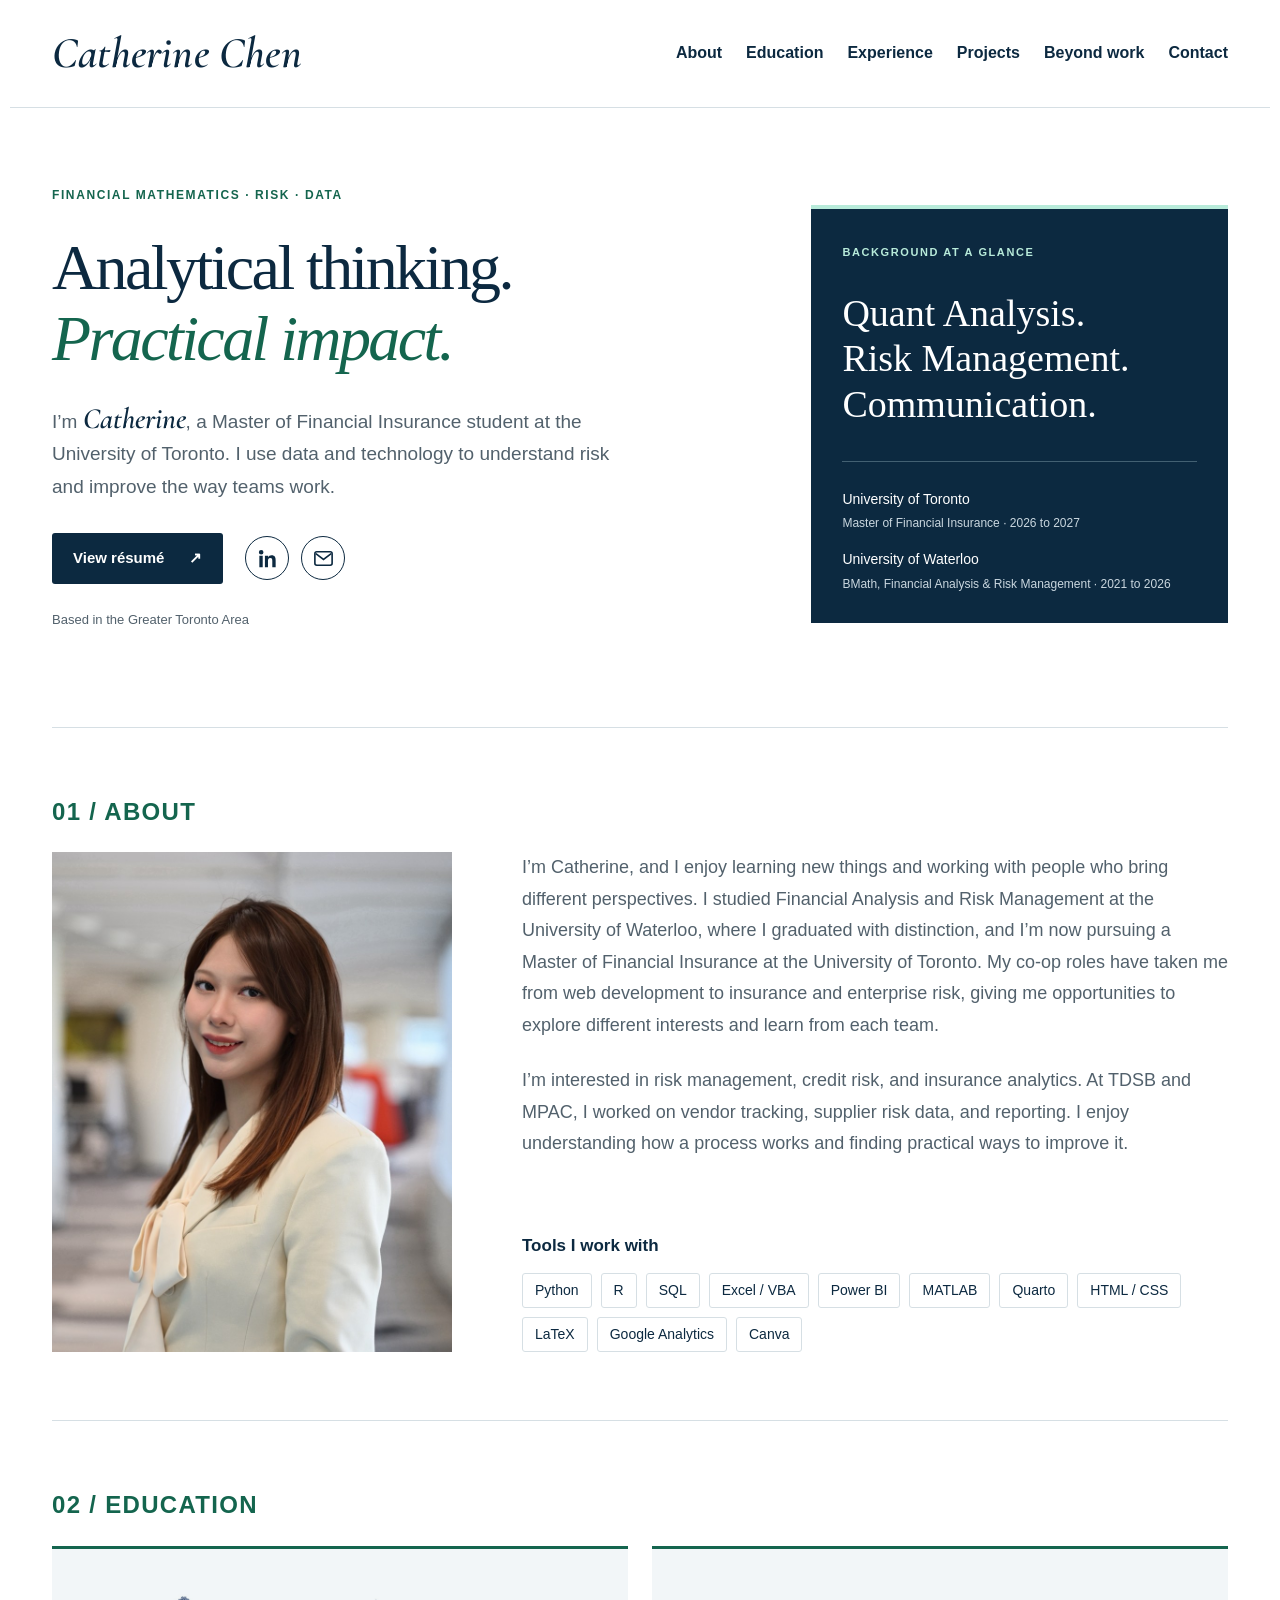
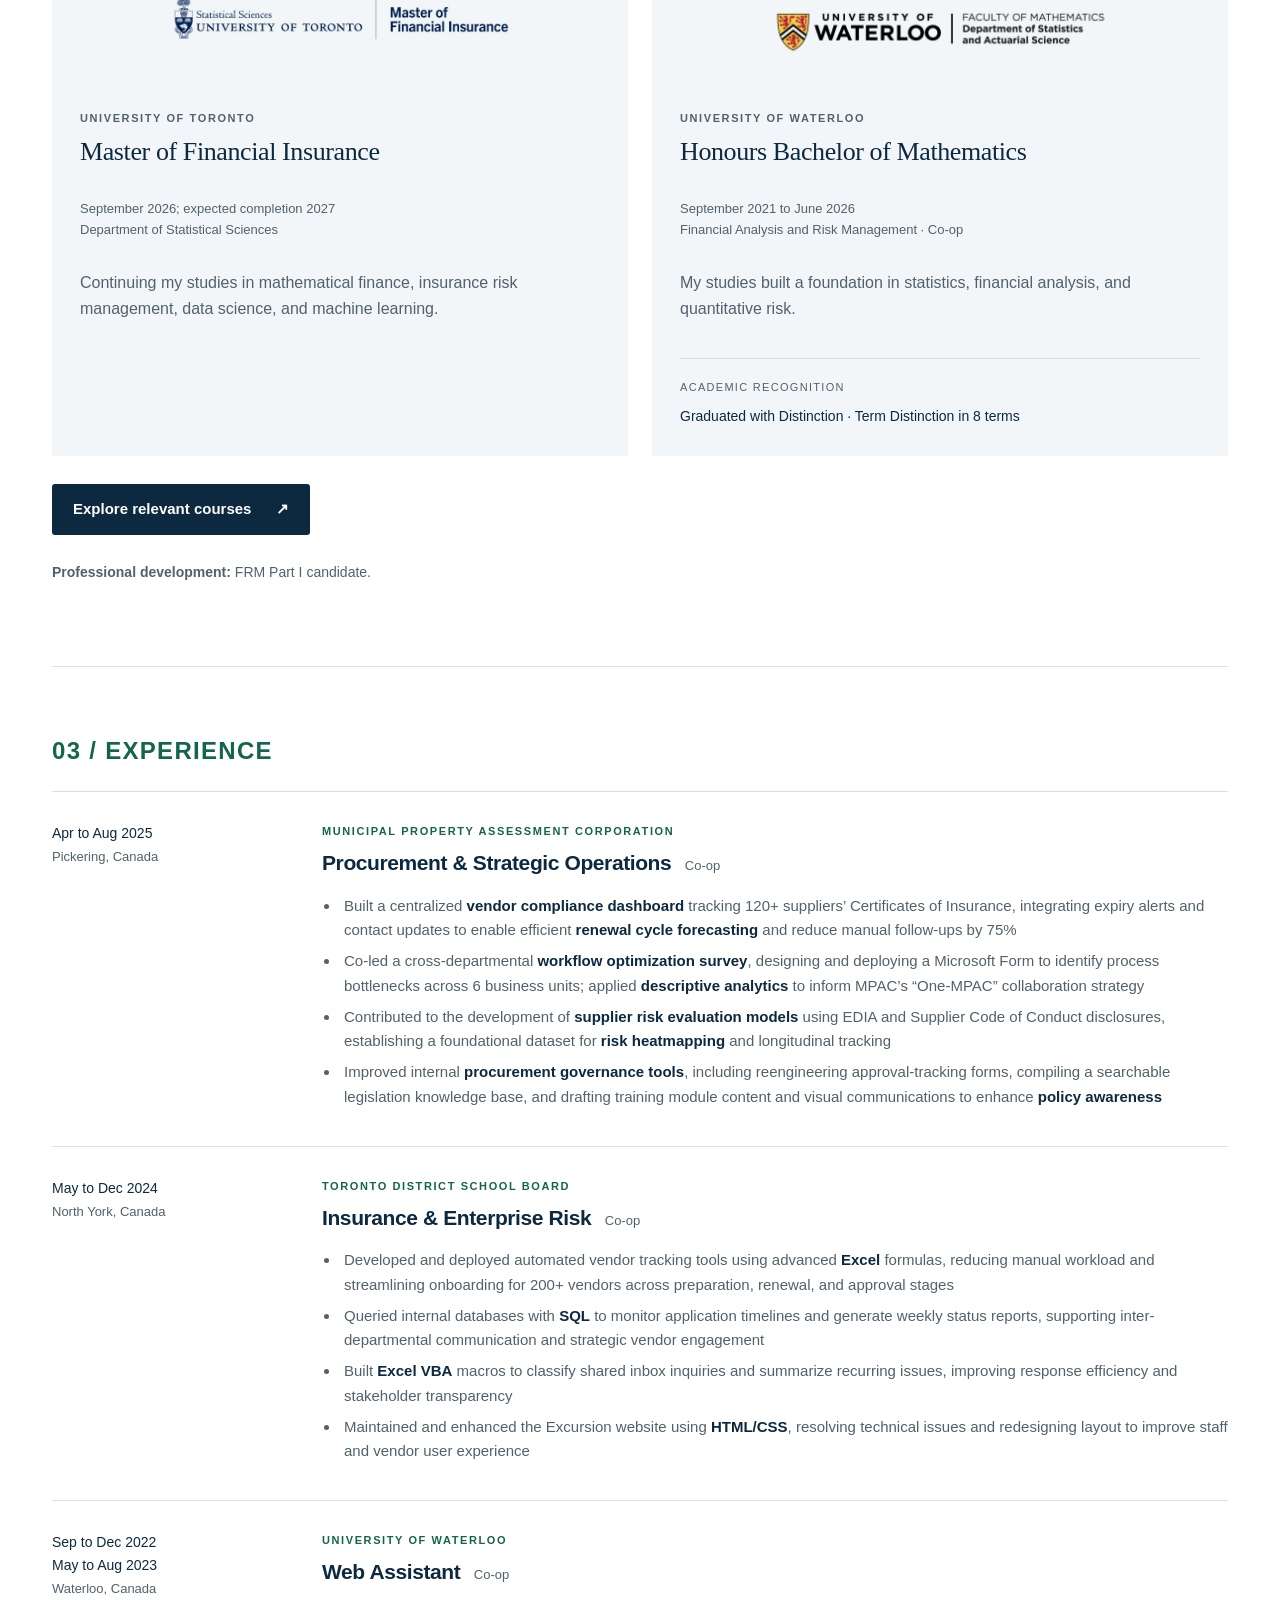
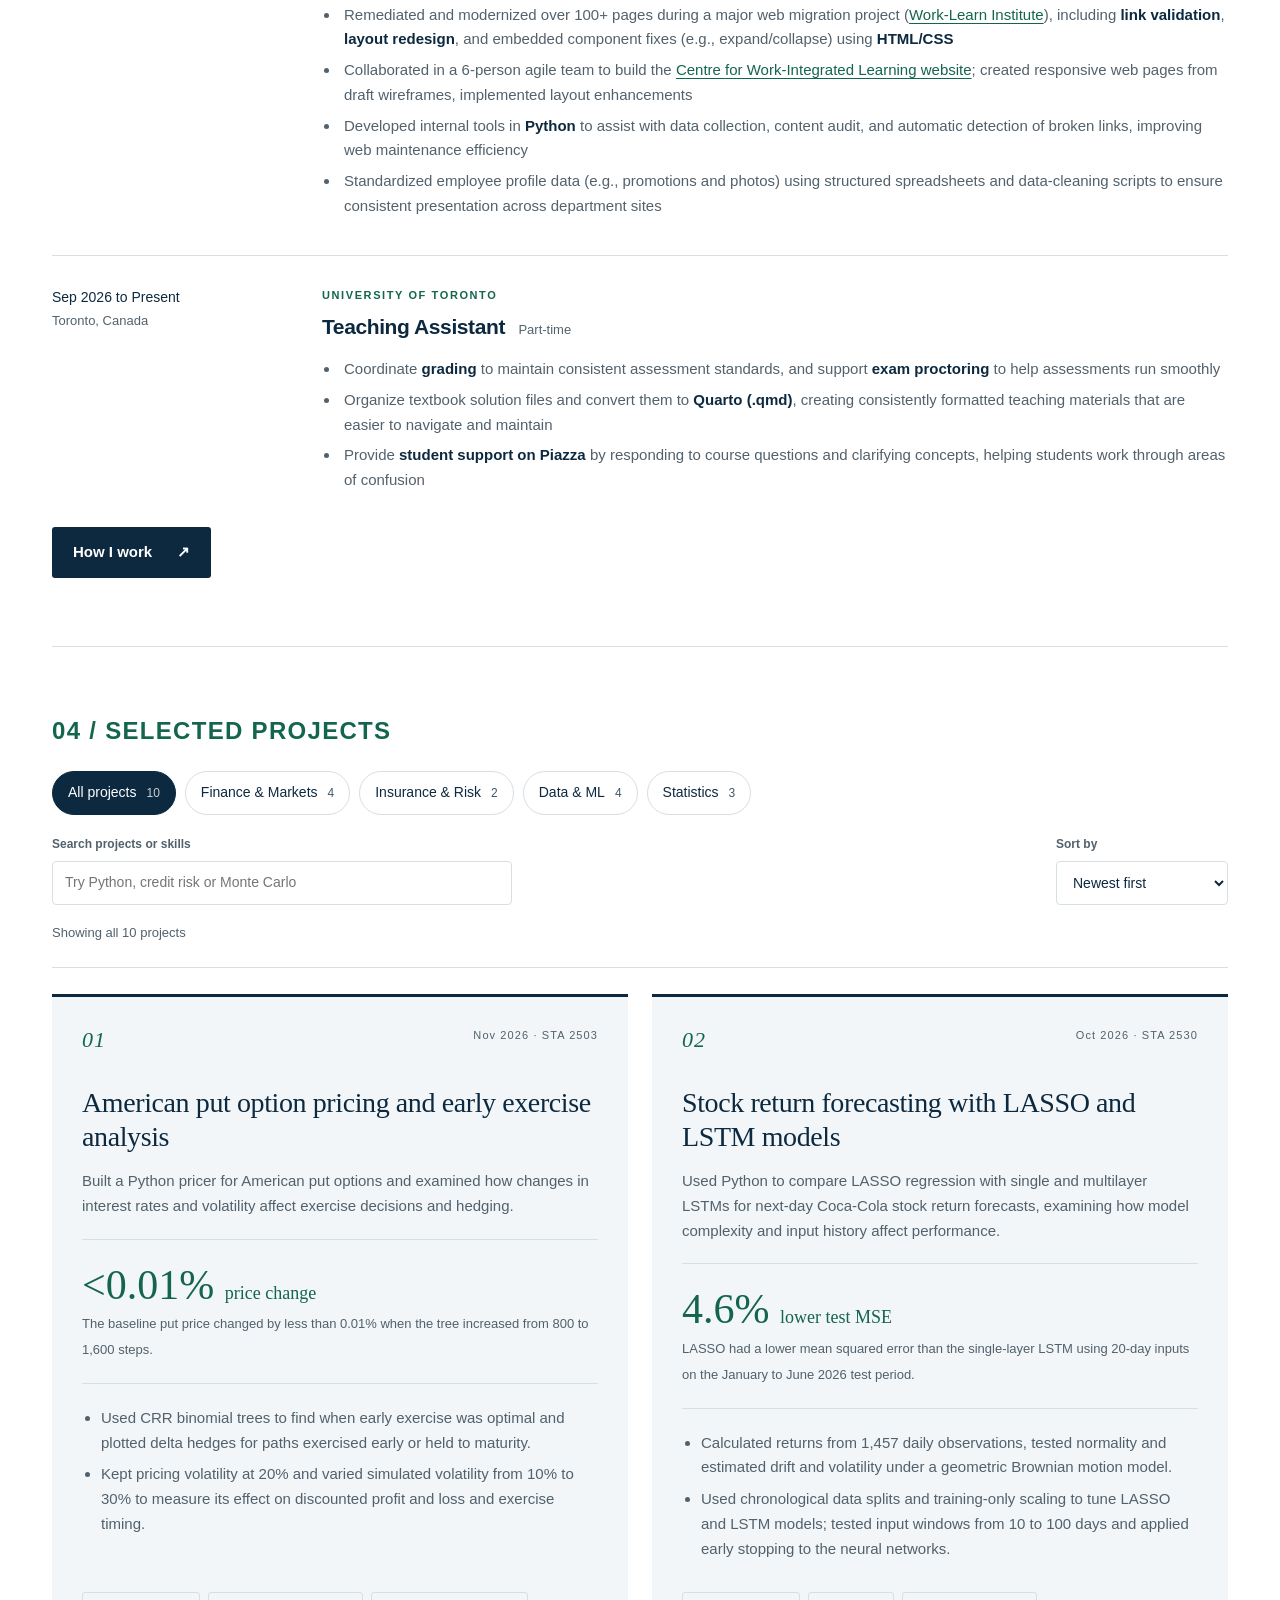
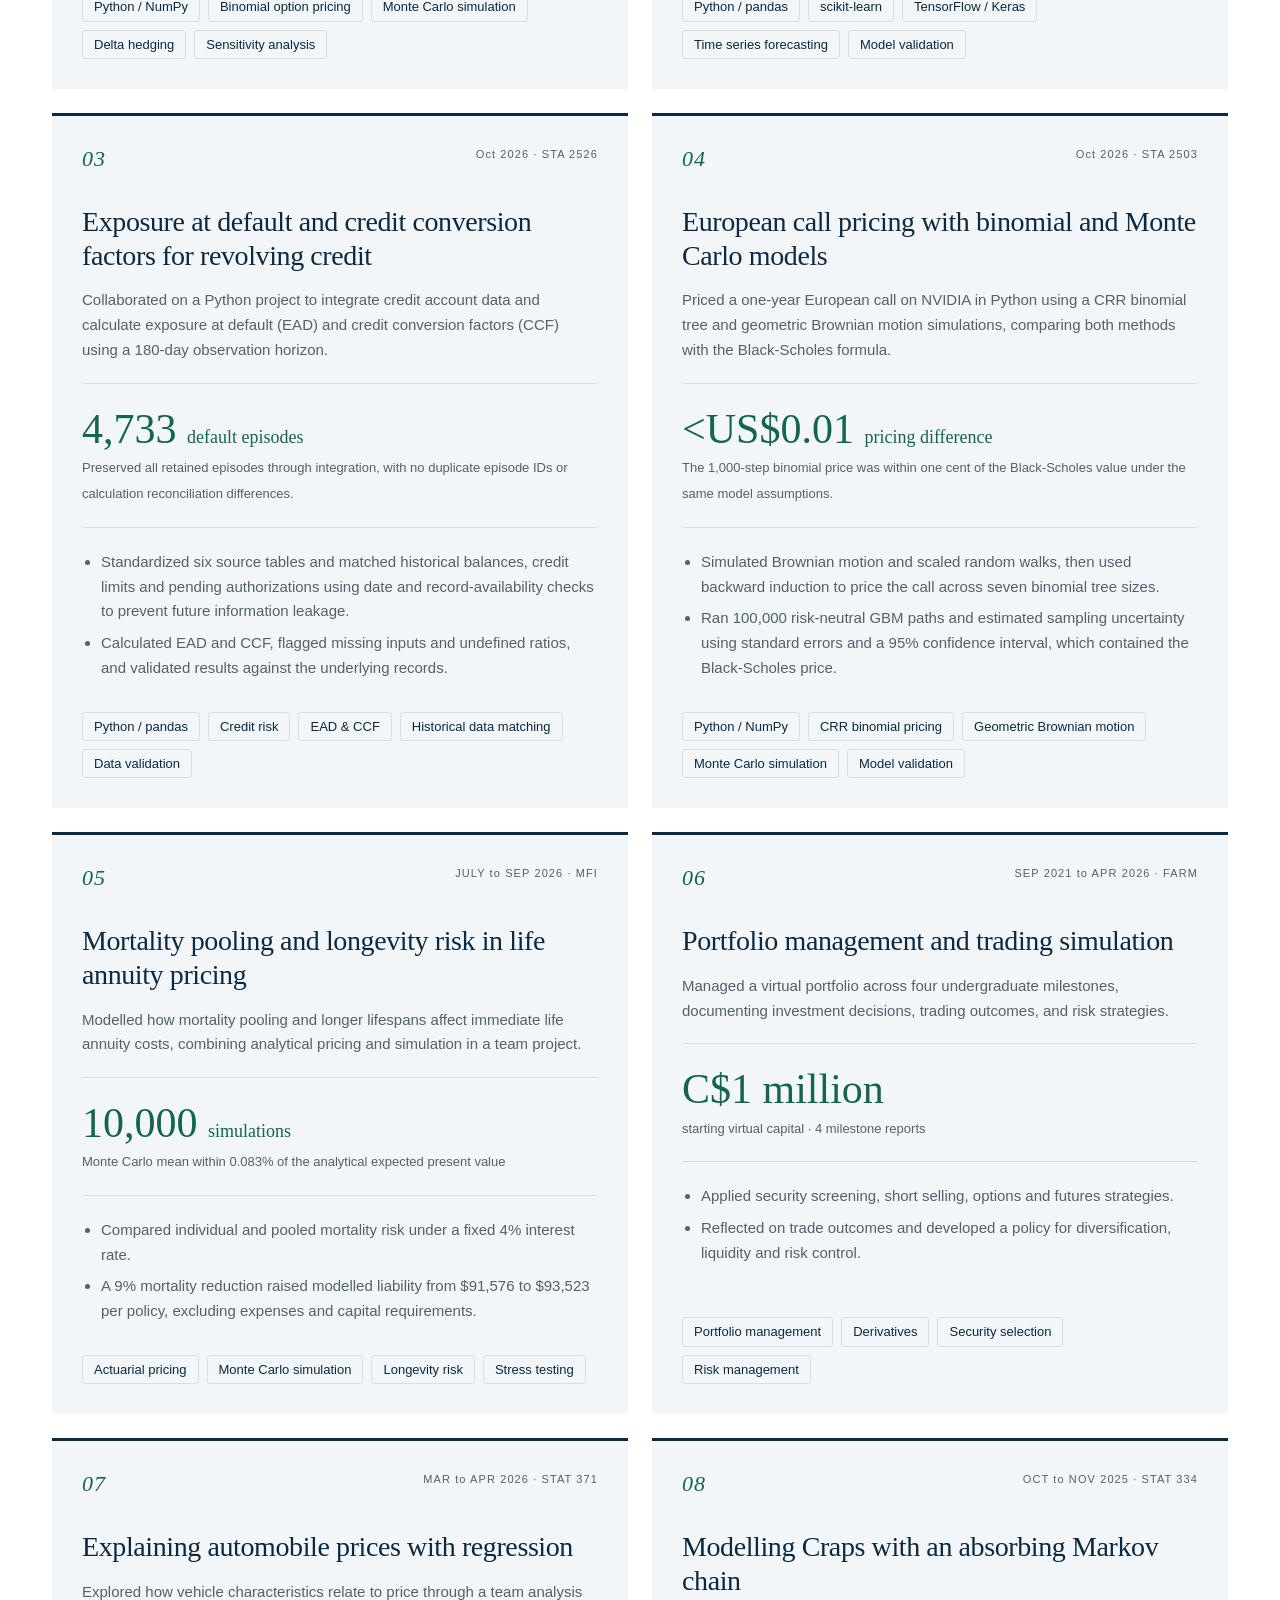
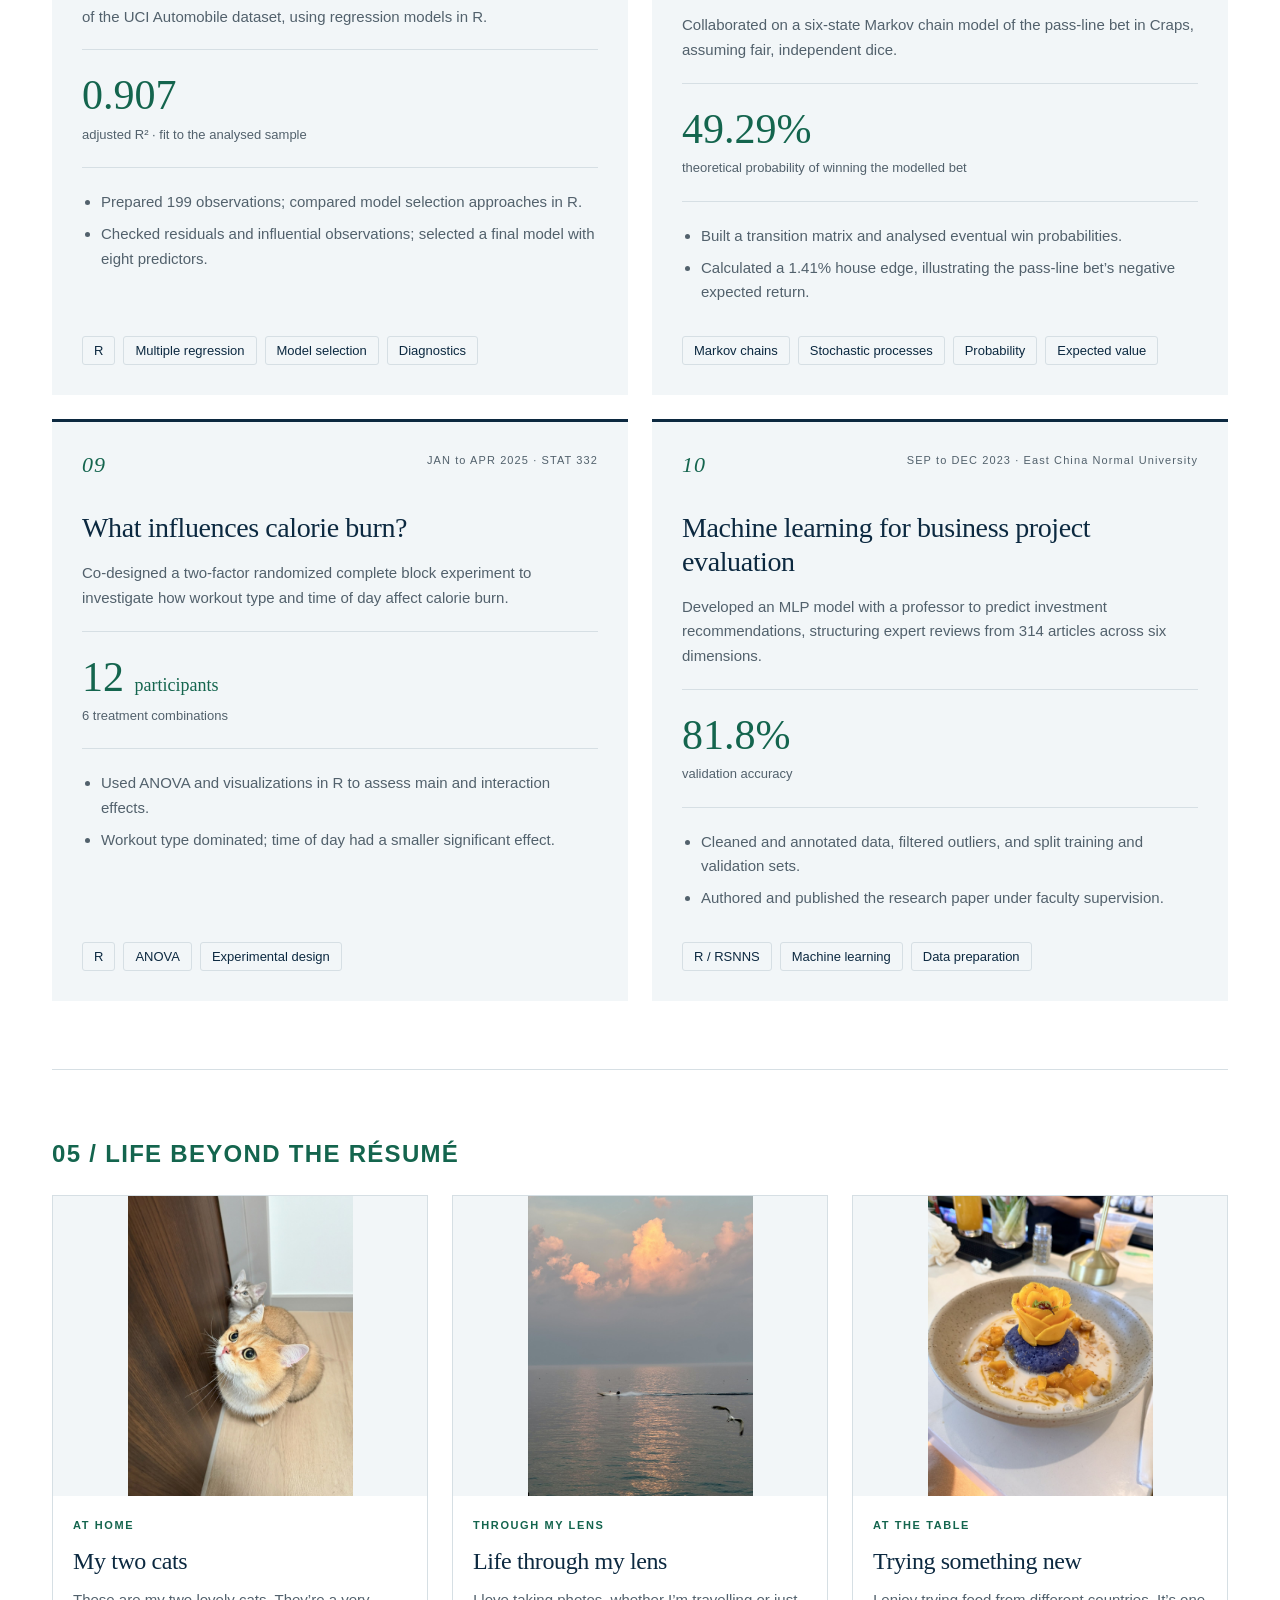
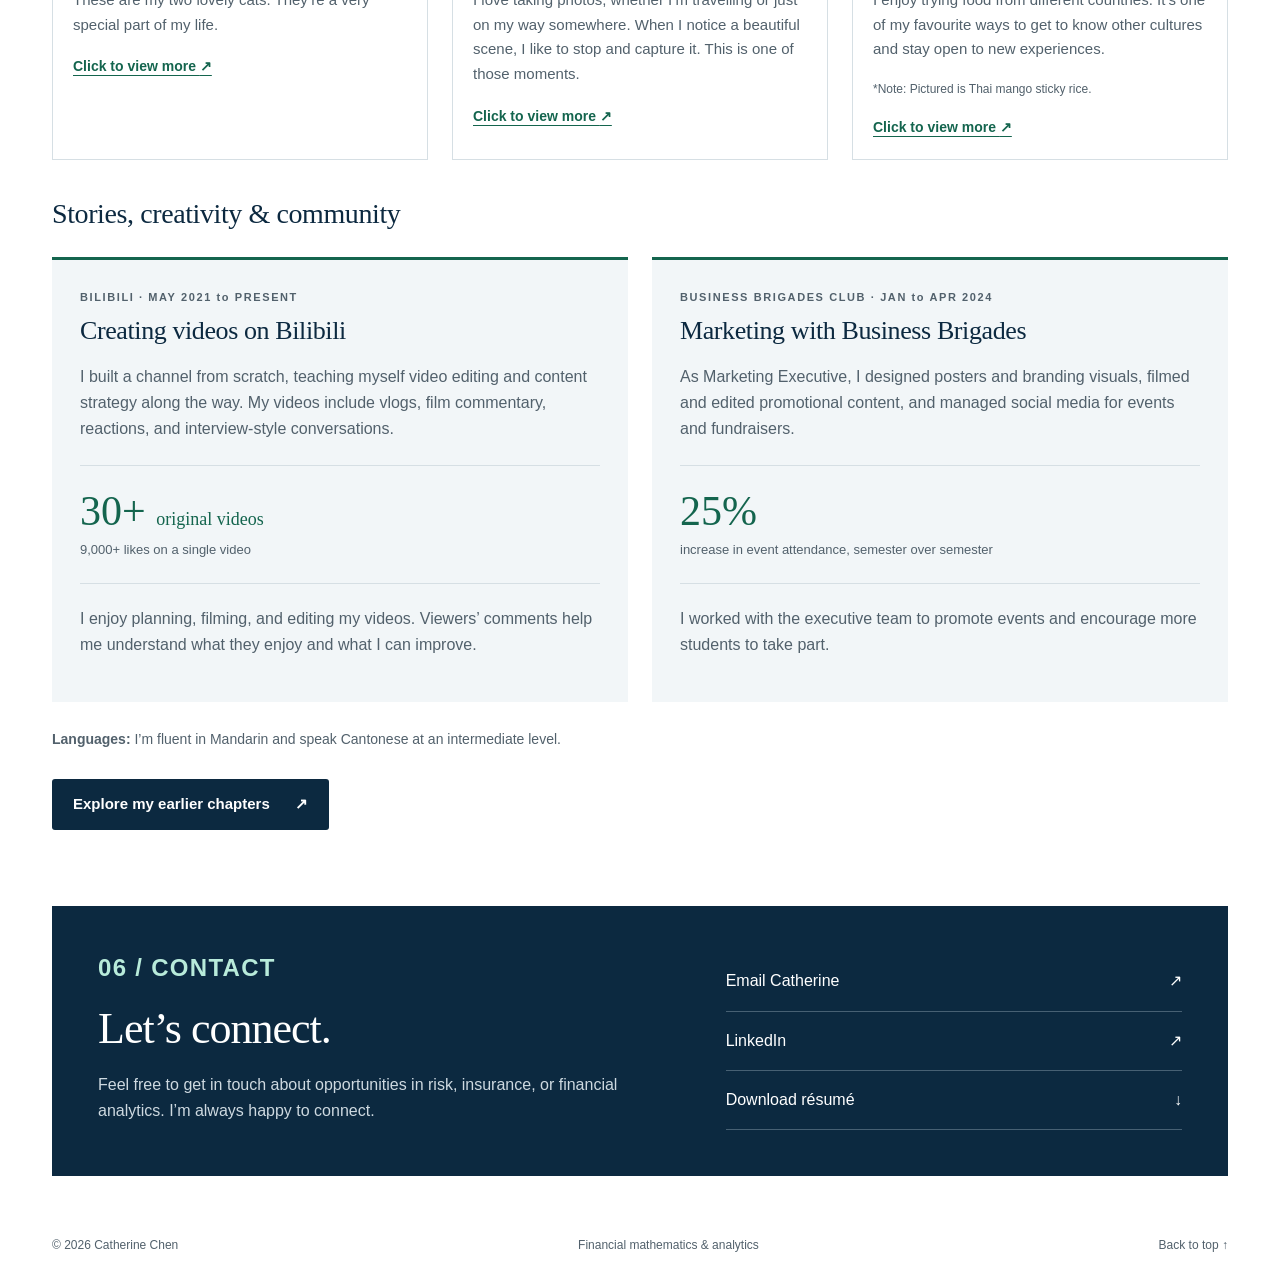
<file: index.html>
<!doctype html>
<html lang="en">
<head><meta charset="utf-8"><meta name="viewport" content="width=device-width,initial-scale=1"><title>Catherine Chen</title><meta name="description" content="I’m Catherine, a Master of Financial Insurance student at the University of Toronto. I use data and technology to understand risk and improve the way teams work."><link rel="icon" type="image/svg+xml" href="data:image/svg+xml,%3Csvg xmlns='http://www.w3.org/2000/svg' viewBox='0 0 64 64'%3E%3Crect width='64' height='64' rx='12' fill='%230c2940'/%3E%3Ctext x='32' y='43' text-anchor='middle' font-family='Georgia' font-size='37' fill='%23b8ebda'%3EC%3C/text%3E%3C/svg%3E"><link rel="preconnect" href="https://fonts.googleapis.com">
<link rel="preconnect" href="https://fonts.gstatic.com" crossorigin>
<link href="https://fonts.googleapis.com/css2?family=Cormorant+Garamond:ital,wght@1,600&display=swap" rel="stylesheet">
<style>
:root{--ink:#0c2940;--muted:#52616c;--line:#d6dfe4;--accent:#14654e;--mint:#b8ebda;--paper:#fff;--pale:#f2f6f8}*{box-sizing:border-box}html{scroll-behavior:smooth;scroll-padding-top:100px}body{margin:0;background:var(--paper);color:var(--ink);font:16px/1.65 -apple-system,BlinkMacSystemFont,"Segoe UI",sans-serif}a{color:inherit;text-decoration:none}a:focus-visible{outline:3px solid #21a983;outline-offset:6px}header,main,footer{max-width:1260px;margin:auto}header{padding:27px 42px;display:flex;align-items:center;justify-content:space-between;border-bottom:1px solid var(--line)}.wordmark{font-weight:700;font-size:20px;letter-spacing:-.6px}.mark{display:none}nav{display:flex;gap:30px;font-size:14px}nav a:hover,.text-link:hover{color:var(--accent);text-decoration:underline;text-underline-offset:6px}main{padding:0 42px}.hero{padding:78px 0 84px;display:grid;grid-template-columns:1.65fr 1fr;gap:72px;align-items:center}.eyebrow,.section-number,.note-label,.company{font-size:12px;letter-spacing:1.6px;font-weight:700}.eyebrow{color:var(--accent);margin:0 0 26px}h1{font:normal clamp(44px,5vw,68px)/1.12 Georgia,serif;letter-spacing:-2.6px;margin:0 0 26px}h1 em{color:var(--accent);font-weight:normal}.intro{max-width:580px;font-size:19px;line-height:1.7;color:var(--muted)}.actions{display:flex;gap:26px;align-items:center;flex-wrap:wrap;margin-top:30px}.button{background:var(--ink);color:white;padding:13px 21px;border-radius:3px;font-weight:600;font-size:15px;display:flex;gap:25px;align-items:center}.button:hover{background:var(--accent)}.text-link{font-size:15px;font-weight:600}.location{font-size:13px;color:var(--muted);margin-top:25px}.profile-note{background:var(--ink);color:white;padding:29px 31px;position:relative;border-top:4px solid var(--mint)}.note-label{color:var(--mint);font-size:11px}.monogram{font:normal 128px/1 Georgia,serif;margin-top:28px;letter-spacing:-12px;color:var(--mint)}.monogram span{color:white}.note-degree{font:normal 30px/1.2 Georgia,serif;position:absolute;right:30px;top:92px}.note-bottom{margin-top:33px;padding-top:11px;border-top:1px solid #436072}.note-bottom p{font-size:14px;margin:15px 0 0}.note-bottom span{display:block;font-size:12px;color:#cad7df;margin-top:3px}.section{border-top:1px solid var(--line);padding:68px 0}.section-heading{margin-bottom:36px}.section-number{display:block;color:var(--accent);margin-bottom:16px}h2{font:normal 38px/1.25 Georgia,serif;letter-spacing:-1px;margin:0}h3{font-size:21px;line-height:1.4;letter-spacing:-.4px;margin:8px 0 16px}.about{display:grid;grid-template-columns:1fr 1.25fr;gap:75px}.about-content>p{margin:0 0 20px;color:var(--muted)}.skills h3{font-size:14px;letter-spacing:0;margin-top:27px}.tags{list-style:none;padding:0;display:flex;flex-wrap:wrap;gap:8px;margin:0}.tags li{font-size:13px;border:1px solid var(--line);padding:3px 11px;border-radius:3px}.honours{margin-top:29px;padding-left:17px;border-left:3px solid var(--accent)}.honours span{font-size:11px;letter-spacing:1.3px;color:var(--muted)}.honours p{font-size:14px;margin:5px 0}.horizontal{display:flex;align-items:end;justify-content:space-between;gap:30px}.horizontal>p{color:var(--muted);font-size:14px}.role{display:grid;grid-template-columns:230px 1fr;gap:40px;border-top:1px solid var(--line);padding:30px 0}.role:last-child{padding-bottom:0}.role-meta{font-size:14px}.role-meta p{margin:0}.role-meta span{color:var(--muted);font-size:13px}.company{color:var(--accent);margin:0;font-size:11px}.role h3 span{font-size:13px;color:var(--muted);font-weight:400;display:inline-block;margin-left:8px;letter-spacing:0}.role ul{padding-left:18px;margin:0;color:var(--muted)}.role li{padding-left:4px;margin:6px 0;font-size:15px}.role strong{color:var(--ink);font-weight:600}.project-grid{display:grid;grid-template-columns:1fr 1fr;gap:24px}.project{background:var(--pale);padding:30px;border-top:3px solid var(--ink);display:flex;flex-direction:column}.project-top{display:flex;justify-content:space-between;font-size:11px;letter-spacing:1.1px;color:var(--muted);margin-bottom:25px}.project-top>span:first-child{font:italic 22px Georgia,serif;color:var(--accent)}.project h3{font:normal 28px/1.2 Georgia,serif;max-width:380px}.project>p{color:var(--muted);font-size:15px;margin:0 0 20px}.metric{padding:20px 0;margin-bottom:22px;border-top:1px solid var(--line);border-bottom:1px solid var(--line)}.metric strong{font:normal 42px/1.2 Georgia,serif;color:var(--accent);display:block}.metric small{font:normal 18px Georgia,serif}.metric span{font-size:13px;color:var(--muted)}.project .tags{margin-top:auto}.contact{margin:8px 0 60px;background:var(--ink);color:white;padding:46px;display:grid;grid-template-columns:1.2fr 1fr;gap:80px}.contact .section-number{color:var(--mint)}.contact h2{font-size:44px}.contact p{color:#ced9e0;font-size:16px;margin-bottom:0}.contact-links{align-self:center}.contact-links a{display:flex;justify-content:space-between;border-bottom:1px solid #476073;padding:16px 0;font-size:16px}.contact-links a:hover{color:var(--mint)}footer{padding:0 42px 28px;display:flex;justify-content:space-between;gap:20px;font-size:12px;color:var(--muted)}.skip{position:absolute;left:20px;top:-100px;padding:12px;background:white;z-index:9}.skip:focus{top:10px}@media(max-width:950px){.hero{gap:32px}.note-degree{position:static;font-size:27px}.monogram{display:none}.about{gap:35px;grid-template-columns:1fr 1.2fr}.role{grid-template-columns:185px 1fr;gap:25px}.contact{gap:35px}}@media(max-width:680px){header{padding:20px 22px;align-items:start;gap:18px;flex-direction:column}nav{gap:23px;flex-wrap:wrap}main{padding:0 22px}.hero{grid-template-columns:1fr;padding:44px 0;gap:35px}h1{font-size:45px;letter-spacing:-1.7px}.intro{font-size:17px}.profile-note{padding:23px}.note-degree{font-size:29px;position:static;margin:20px 0}.note-degree br{display:none}.note-degree br:after{content:' '}.note-bottom{margin-top:20px}.section{padding:42px 0}.about{grid-template-columns:1fr;gap:0}h2{font-size:32px}.horizontal{display:block}.role{grid-template-columns:1fr;gap:14px;padding:25px 0}.role-meta p br{display:none}.role-meta{display:flex;gap:15px;flex-wrap:wrap}.project-grid{grid-template-columns:1fr}.project{padding:25px}.contact{grid-template-columns:1fr;padding:28px;gap:16px;margin-bottom:32px}.contact h2{font-size:36px}footer{padding:0 22px 25px;flex-wrap:wrap}footer>span:nth-child(2){display:none}}@media(prefers-reduced-motion:reduce){html{scroll-behavior:auto}}

header .wordmark{font-family:"Cormorant Garamond",Georgia,serif;font-size:36px;font-style:italic;font-weight:600;letter-spacing:.2px;line-height:1.3;white-space:nowrap}nav{gap:22px;flex-wrap:wrap}.profile-note .monogram{display:none}.profile-note .note-degree{position:static;margin:26px 0}.profile-note .note-degree br{display:block}.education-grid,.personal-grid{display:grid;grid-template-columns:1fr 1fr;gap:24px}.education-card,.personal-card{padding:28px;background:var(--pale);border-top:3px solid var(--accent)}.education-card p,.personal-card p{color:var(--muted)}.education-card h3,.personal-card h3{font:normal 26px/1.3 Georgia,serif}.small-meta{font-size:13px;color:var(--muted)}.section-intro{max-width:720px;color:var(--muted);margin:18px 0 30px}.personal-card .metric{margin:22px 0}.more-details{margin-top:18px;border-top:1px solid var(--line);padding-top:14px}.more-details summary{cursor:pointer;color:var(--accent);font-weight:600;font-size:14px}.more-details summary:focus-visible{outline:3px solid var(--accent);outline-offset:5px}.more-details p{font-size:15px;color:var(--muted)}.early-experience{margin-top:30px;border:1px solid var(--line);padding:22px 26px}.early-experience>summary{font-size:18px}.early-experience article{padding:22px 0;border-bottom:1px solid var(--line)}.early-experience article:last-child{border:0}.early-experience h3{font-size:19px;margin-bottom:6px}.early-experience p{margin:8px 0}.language-note{margin-top:26px;font-size:14px;color:var(--muted)}@media(max-width:950px){header{gap:20px;flex-wrap:wrap}}@media(max-width:680px){.education-grid,.personal-grid{grid-template-columns:1fr}.education-card,.personal-card{padding:24px}header .wordmark{font-size:34px}nav{gap:14px 20px}.early-experience{padding:18px}}


/* Personal photos and university logos */
.portrait-card{margin:0;background:var(--pale);border-bottom:3px solid var(--accent);overflow:hidden}.portrait-card>img{display:block;width:100%;height:auto;aspect-ratio:4/5;object-fit:cover;object-position:52% center}.portrait-card figcaption{padding:20px 25px}.portrait-card figcaption p{font:normal 25px/1.3 Georgia,serif;margin:9px 0 0}.school-logo{height:110px;background:transparent;margin-bottom:22px;display:flex;align-items:center;justify-content:center;padding:10px}.school-logo img{width:100%;height:100%;object-fit:contain;mix-blend-mode:multiply}.life-gallery{display:grid;grid-template-columns:1fr 1fr;gap:28px;margin:0 0 42px}.life-card{margin:0;border:1px solid var(--line);background:#fff;overflow:hidden}.life-card>img{display:block;width:100%;height:auto;aspect-ratio:3/4;object-fit:contain}.life-card figcaption{padding:26px}.life-card h3{font:normal 27px/1.25 Georgia,serif;margin:12px 0}.life-card p{color:var(--muted);margin:0;font-size:16px}.creative-heading{font:normal 28px/1.3 Georgia,serif;margin-bottom:24px}@media(max-width:680px){.portrait-card{width:100%;max-width:420px;margin:auto}.portrait-card>img{aspect-ratio:4/5}.life-gallery{grid-template-columns:1fr;gap:26px}.school-logo{height:95px}.life-card figcaption{padding:23px}}


/* Simplified headings and homepage links */
.social-links{display:flex;gap:12px;align-items:center}.social-icon{width:44px;height:44px;border:1px solid var(--ink);border-radius:50%;display:inline-flex;align-items:center;justify-content:center;color:var(--ink);transition:background .15s,color .15s}.social-icon svg{width:23px;height:23px}.social-icon:hover{background:var(--ink);color:white}.actions{gap:22px}.about{align-items:start}.about .portrait-card{max-width:400px}.about-content{padding-top:34px}h2.section-number{font-family:inherit;font-size:12px;line-height:1.65;letter-spacing:1.6px;font-weight:700;margin:0 0 20px}.section-heading{margin-bottom:24px}.section-heading.horizontal{display:block}.earlier-link{margin-top:28px}.earlier-link .button{display:inline-flex}.profile-note .note-degree{font-size:38px;line-height:1.2}.chapter-main{max-width:960px;padding-top:48px;padding-bottom:60px}.chapter-main h1{font-size:46px;letter-spacing:-1px}.chapter-list article{padding:28px 0;border-bottom:1px solid var(--line)}.chapter-list article p{color:var(--muted)}.chapter-list article .company{color:var(--accent)}@media(max-width:680px){.about-content{padding-top:0}.about .portrait-card{margin:0}.profile-note .note-degree{font-size:32px}.chapter-main h1{font-size:36px}}


/* Larger section labels and compact personal photos */
h2.section-number,.section-number{font-size:19px;line-height:1.5;letter-spacing:1.5px}.inline-link{color:var(--accent);text-decoration:underline;text-underline-offset:3px}.portrait-card{border-bottom:0}.life-gallery{max-width:800px;margin:0 auto 36px;gap:24px}.life-card>img{height:320px;aspect-ratio:auto;object-fit:contain;background:var(--pale)}.life-card figcaption{padding:20px}.life-card h3{font-size:24px}.life-card p{font-size:15px}.annuity-project{grid-column:1 / -1}.annuity-project h3{max-width:none}.project-findings{padding-left:20px;margin:0 0 22px;color:var(--muted);font-size:15px}.project-findings li{margin:8px 0}.chapter-list ul{padding-left:21px;color:var(--muted)}.chapter-list li{margin:10px 0}@media(max-width:680px){h2.section-number,.section-number{font-size:17px}.life-gallery{max-width:400px}.life-card>img{height:280px}.annuity-project{grid-column:auto}}


/* Keep projects in a balanced two-column layout. */
.annuity-project{grid-column:auto}.project-top{gap:12px;align-items:baseline}.project-top>span:last-child{text-align:right}.project h3{max-width:none}

header nav{font-size:16px;font-weight:600;gap:24px}header nav a{padding:8px 0}header nav a:hover{color:var(--accent);text-decoration:underline;text-decoration-thickness:2px;text-underline-offset:7px}@media(max-width:680px){header nav{font-size:15px;gap:8px 20px}}

.education-grid{align-items:stretch}.education-grid>.education-card{height:100%;display:flex;flex-direction:column}.education-card .honours{margin-top:20px;margin-bottom:0;padding:14px 0 0;border-left:0;border-top:1px solid var(--line)}.education-card .honours p{color:var(--ink);margin-bottom:0}

/* Larger labels and aligned About columns */
h2.section-number,.section-number{font-size:24px;line-height:1.35;letter-spacing:1.3px}
.about{grid-template-columns:minmax(280px,400px) minmax(0,1fr);column-gap:70px;row-gap:24px;align-items:stretch}
.about>.about-title{grid-column:1 / -1;margin:0}
.about>.portrait-card{width:100%;max-width:none;margin:0;align-self:stretch;position:relative;min-height:500px}
.about>.portrait-card>img{position:absolute;inset:0;width:100%;height:100%;aspect-ratio:auto;object-fit:cover;object-position:52% center}
.about-content{padding-top:0;display:flex;flex-direction:column;min-width:0}
.about-content>p{font-size:18px;line-height:1.75;margin:0 0 24px}
.about-content .skills{margin-top:auto;padding-top:6px}
.about-content .skills h3{font-size:17px;margin:0 0 15px;letter-spacing:0}
.about-content .tags{gap:9px}
.about-content .tags li{font-size:14px;padding:5px 12px}
@media(max-width:950px){.about{grid-template-columns:minmax(240px,.9fr) minmax(0,1.2fr);column-gap:34px}.about-content>p{font-size:17px;line-height:1.7}}
@media(max-width:680px){h2.section-number,.section-number{font-size:21px}.about{grid-template-columns:1fr;row-gap:25px}.about>.about-title{grid-column:1}.about>.portrait-card{max-width:400px;min-height:0;align-self:start}.about>.portrait-card>img{position:static;height:auto;aspect-ratio:4/5}.about-content>p{font-size:17px}.about-content .skills{margin-top:0}}


.hero .intro-name{font-family:"Cormorant Garamond",Georgia,serif;font-size:1.55em;font-style:italic;font-weight:600;color:#0c2940;line-height:1.2}

/* Prominent name across the portfolio */
header .wordmark{font-size:44px;color:#0c2940;font-weight:600;line-height:1.2} @media(max-width:680px){header .wordmark{font-size:38px}}

/* Three personal interests, with consistent photo heights. */
.life-gallery{max-width:none;grid-template-columns:repeat(3,minmax(0,1fr));gap:24px}.life-card{display:flex;flex-direction:column;min-width:0}.life-card>img{height:300px;flex-shrink:0}.life-card figcaption{display:flex;flex-direction:column;flex:1}.life-card .food-note{margin-top:auto;padding-top:18px;font-size:12px;line-height:1.5;color:var(--muted)}@media(max-width:900px){.life-gallery{gap:16px}.life-card>img{height:240px}.life-card figcaption{padding:18px}.life-card h3{font-size:23px}}@media(max-width:680px){.life-gallery{grid-template-columns:1fr;max-width:400px}.life-card>img{height:280px}}


.food-more{display:inline-block;margin-top:18px;color:var(--accent);font-size:14px;font-weight:600;text-decoration:underline;text-underline-offset:4px}
</style><style>
.project .project-findings{padding-left:19px;margin:0 0 24px;font-size:15px;line-height:1.65}
.project .project-findings li{margin:0 0 7px}
.project .project-top{align-items:flex-start}
.project .project-top>span:last-child{max-width:85%;line-height:1.5}
</style><style>
/* Project browsing */
#projects .section-heading{margin-bottom:24px}
#projects [hidden]{display:none!important}
.project-tools{border-bottom:1px solid var(--line);padding-bottom:20px;margin-bottom:26px}
.project-filters{display:flex;flex-wrap:wrap;gap:9px;margin-bottom:20px}
.project-filter{font:inherit;font-size:14px;line-height:1.4;border:1px solid var(--line);border-radius:24px;background:white;color:var(--ink);padding:10px 15px;min-height:44px;cursor:pointer;display:inline-flex;align-items:center;gap:10px}
.project-filter:hover{border-color:var(--ink);color:var(--ink)}
.project-filter[aria-pressed="true"]{background:var(--ink);border-color:var(--ink);color:white}
.project-filter-count{font-size:12px;opacity:.78;font-variant-numeric:tabular-nums}
.project-tool-fields{display:flex;align-items:flex-end;gap:18px}
.project-field{display:flex;flex-direction:column;gap:6px;font-size:12px;font-weight:600;color:var(--muted)}
.project-search-field{flex:1;max-width:460px}
.project-field input,.project-field select{font:inherit;font-size:14px;font-weight:400;line-height:1.5;color:var(--ink);background:white;border:1px solid var(--line);border-radius:4px;min-height:44px;padding:10px 12px;width:100%;min-width:0}
.project-sort-field{min-width:172px;margin-left:auto}
.project-results-bar{display:flex;align-items:center;justify-content:space-between;gap:16px;margin-top:14px;min-height:28px}
.project-results{margin:0;font-size:13px;color:var(--muted)}
.project-reset{border:0;background:none;color:var(--ink);font:inherit;font-size:13px;font-weight:600;cursor:pointer;min-height:32px;padding:3px 0;text-decoration:underline;text-underline-offset:3px}
.project-filter:focus-visible,.project-field input:focus-visible,.project-field select:focus-visible,.project-reset:focus-visible{outline:3px solid #0c2940;outline-offset:3px}
.project-empty{padding:32px 22px;border:1px solid var(--line);background:var(--pale);color:var(--muted);text-align:center;margin:0}
@media(max-width:680px){.project-filters{gap:8px}.project-filter{font-size:13px;padding:9px 12px;gap:7px}.project-tool-fields{align-items:stretch;flex-direction:column;gap:12px}.project-search-field{max-width:none}.project-sort-field{margin-left:0;min-width:0}.project-results-bar{align-items:baseline}}
</style></head>
<body><a class="skip" href="#main">Skip to content</a>
<header><a class="wordmark" href="#">Catherine Chen<span class="mark">CC</span></a>
<nav aria-label="Main navigation"><a href="#about">About</a><a href="#education">Education</a><a href="#experience">Experience</a><a href="#projects">Projects</a><a href="#beyond">Beyond work</a><a href="#contact">Contact</a></nav></header>
<main id="main">
<section class="hero">
<div class="hero-copy">
<p class="eyebrow">FINANCIAL MATHEMATICS · RISK · DATA</p>
<h1>Analytical thinking.<br><em>Practical impact.</em></h1>
<p class="intro">I’m <strong class="intro-name">Catherine</strong>, a Master of Financial Insurance student at the University of Toronto. I use data and technology to understand risk and improve the way teams work.</p>
<div class="actions"><a class="button" href="resume.html">View résumé <span aria-hidden="true">↗</span></a>
<div class="social-links" aria-label="Connect with Catherine">
<a class="social-icon" href="https://linkedin.com/in/catherinechen0930" target="_blank" rel="noopener noreferrer" aria-label="Catherine Chen on LinkedIn" title="LinkedIn"><svg viewBox="0 0 24 24" aria-hidden="true"><path fill="currentColor" d="M5.4 3a2.4 2.4 0 1 0 0 4.8 2.4 2.4 0 0 0 0-4.8ZM3.5 9H7v12H3.5V9Zm5.8 0h3.4v1.6h.1c.5-.9 1.6-1.9 3.4-1.9 3.6 0 4.3 2.3 4.3 5.3v7H17v-6.2c0-1.5 0-3.4-2.1-3.4s-2.4 1.6-2.4 3.3V21H9.3V9Z"/></svg></a>
<a class="social-icon" href="mailto:catherineyq.chen@mail.utoronto.ca" aria-label="Email Catherine" title="Email"><svg viewBox="0 0 24 24" fill="none" stroke="currentColor" stroke-width="1.7" aria-hidden="true"><rect x="3" y="5" width="18" height="14" rx="2"/><path d="m4 7 8 6 8-6"/></svg></a></div></div>
<p class="location">Based in the Greater Toronto Area</p>
</div>
<aside class="profile-note" aria-label="Background at a glance"><span class="note-label">BACKGROUND AT A GLANCE</span><p class="note-degree">Quant Analysis.<br>Risk Management.<br>Communication.</p><div class="note-bottom"><p>University of Toronto<span>Master of Financial Insurance · 2026 to 2027</span></p><p>University of Waterloo<span>BMath, Financial Analysis & Risk Management · 2021 to 2026 </span></p></div></aside>
</section>
<section id="about" class="section about">
<h2 class="section-number about-title">01 / ABOUT</h2>
<figure class="portrait-card">
<img src="assets/catherine-headshot.jpg" alt="Catherine Chen wearing a cream blazer" width="1600" height="1067" loading="lazy">

</figure>
<div class="about-content">
<p>I’m Catherine, and I enjoy learning new things and working with people who bring different perspectives. I studied Financial Analysis and Risk Management at the University of Waterloo, where I graduated with distinction, and I’m now pursuing a Master of Financial Insurance at the University of Toronto. My co-op roles have taken me from web development to insurance and enterprise risk, giving me opportunities to explore different interests and learn from each team.</p>
<p>I’m interested in risk management, credit risk, and insurance analytics. At TDSB and MPAC, I worked on vendor tracking, supplier risk data, and reporting. I enjoy understanding how a process works and finding practical ways to improve it.</p>
<div class="skills">
<h3>Tools I work with</h3>
<ul class="tags">
<li>Python</li>
<li>R</li>
<li>SQL</li>
<li>Excel / VBA</li>
<li>Power BI</li>
<li>MATLAB</li>
<li>Quarto</li>
<li>HTML / CSS</li>
<li>LaTeX</li>
<li>Google Analytics</li>
<li>Canva</li>
</ul>

</div>

</div>
</section>
<!-- EDUCATION -->
<section id="education" class="section">
<div class="section-heading"><h2 class="section-number">02 / EDUCATION</h2>

</div>
<div class="education-grid">
<article class="education-card">
<div class="school-logo"><img src="assets/uoft-logo.jpg" alt="University of Toronto, Statistical Sciences to Master of Financial Insurance" loading="lazy"></div>
<p class="company">UNIVERSITY OF TORONTO</p>
<h3>Master of Financial Insurance</h3>
<p class="small-meta">September 2026; expected completion 2027<br>Department of Statistical Sciences</p>
<p>Continuing my studies in mathematical finance, insurance risk management, data science, and machine learning.</p>
</article>
<article class="education-card">
<div class="school-logo"><img src="assets/waterloo-logo.jpg" alt="University of Waterloo, Faculty of Mathematics to Department of Statistics and Actuarial Science" loading="lazy"></div>
<p class="company">UNIVERSITY OF WATERLOO</p>
<h3>Honours Bachelor of Mathematics</h3>
<p class="small-meta">September 2021 to June 2026<br>Financial Analysis and Risk Management · Co-op</p>
<p>My studies built a foundation in statistics, financial analysis, and quantitative risk.</p>
<div class="honours"><span>ACADEMIC RECOGNITION</span>
<p>Graduated with Distinction · Term Distinction in 8 terms</p>
</div></article>
</div>
<div class="earlier-link"><a class="button" href="relevant-courses.html">Explore relevant courses <span aria-hidden="true">↗</span></a></div>
<p class="language-note"><strong>Professional development:</strong> FRM Part I candidate.</p>
</section>
<!-- PROFESSIONAL EXPERIENCE -->
<section id="experience" class="section">
<div class="section-heading horizontal">
<div><h2 class="section-number">03 / EXPERIENCE</h2>

</div>

</div>
<div class="timeline">
<article class="role">
<div class="role-meta">
<p>Apr to Aug 2025</p><span>Pickering, Canada</span>
</div>
<div>
<p class="company">MUNICIPAL PROPERTY ASSESSMENT CORPORATION</p>
<h3>Procurement & Strategic Operations <span>Co-op</span></h3>
<ul>
<li>Built a centralized <strong>vendor compliance dashboard</strong> tracking 120+ suppliers’ Certificates of Insurance, integrating expiry alerts and contact updates to enable efficient <strong>renewal cycle forecasting</strong> and reduce manual follow-ups by 75%</li>
<li>Co-led a cross-departmental <strong>workflow optimization survey</strong>, designing and deploying a Microsoft Form to identify process bottlenecks across 6 business units; applied <strong>descriptive analytics</strong> to inform MPAC’s “One-MPAC” collaboration strategy</li>
<li>Contributed to the development of <strong>supplier risk evaluation models</strong> using EDIA and Supplier Code of Conduct disclosures, establishing a foundational dataset for <strong>risk heatmapping</strong> and longitudinal tracking</li>
<li>Improved internal <strong>procurement governance tools</strong>, including reengineering approval-tracking forms, compiling a searchable legislation knowledge base, and drafting training module content and visual communications to enhance <strong>policy awareness</strong></li>
</ul>
</div>
</article>
<article class="role">
<div class="role-meta">
<p>May to Dec 2024</p><span>North York, Canada</span>
</div>
<div>
<p class="company">TORONTO DISTRICT SCHOOL BOARD</p>
<h3>Insurance & Enterprise Risk <span>Co-op</span></h3>
<ul>
<li>Developed and deployed automated vendor tracking tools using advanced <strong>Excel</strong> formulas, reducing manual workload and streamlining onboarding for 200+ vendors across preparation, renewal, and approval stages</li>
<li>Queried internal databases with <strong>SQL</strong> to monitor application timelines and generate weekly status reports, supporting inter-departmental communication and strategic vendor engagement</li>
<li>Built <strong>Excel VBA</strong> macros to classify shared inbox inquiries and summarize recurring issues, improving response efficiency and stakeholder transparency</li>
<li>Maintained and enhanced the Excursion website using <strong>HTML/CSS</strong>, resolving technical issues and redesigning layout to improve staff and vendor user experience</li>
</ul>

</div>
</article>
<article class="role">
<div class="role-meta">
<p>Sep to Dec 2022<br>May to Aug 2023</p><span>Waterloo, Canada</span>
</div>
<div>
<p class="company">UNIVERSITY OF WATERLOO</p>
<h3>Web Assistant <span>Co-op</span></h3>
<ul>
<li>Remediated and modernized over 100+ pages during a major web migration project (<a class="inline-link" href="https://uwaterloo.ca/work-learn-institute/" target="_blank" rel="noopener noreferrer">Work-Learn Institute</a>), including <strong>link validation</strong>, <strong>layout redesign</strong>, and embedded component fixes (e.g., expand/collapse) using <strong>HTML/CSS</strong></li>
<li>Collaborated in a 6-person agile team to build the <a class="inline-link" href="https://uwaterloo.ca/centre-for-work-integrated-learning/" target="_blank" rel="noopener noreferrer">Centre for Work-Integrated Learning website</a>; created responsive web pages from draft wireframes, implemented layout enhancements</li>
<li>Developed internal tools in <strong>Python</strong> to assist with data collection, content audit, and automatic detection of broken links, improving web maintenance efficiency</li>
<li>Standardized employee profile data (e.g., promotions and photos) using structured spreadsheets and data-cleaning scripts to ensure consistent presentation across department sites</li>
</ul>
</div>
</article>
<article class="role">
<div class="role-meta">
<p>Sep 2026 to Present</p><span>Toronto, Canada</span>
</div>
<div>
<p class="company">UNIVERSITY OF TORONTO</p>
<h3>Teaching Assistant <span>Part-time</span></h3>
<ul>
<li>Coordinate <strong>grading</strong> to maintain consistent assessment standards, and support <strong>exam proctoring</strong> to help assessments run smoothly</li>
<li>Organize textbook solution files and convert them to <strong>Quarto (.qmd)</strong>, creating consistently formatted teaching materials that are easier to navigate and maintain</li>
<li>Provide <strong>student support on Piazza</strong> by responding to course questions and clarifying concepts, helping students work through areas of confusion</li>
</ul>
</div>
</article>
</div>

<div class="earlier-link"><a class="button" href="how-i-work.html">How I work <span aria-hidden="true">↗</span></a></div>
</section>
<section id="projects" class="section projects">
<div class="section-heading"><h2 class="section-number">04 / SELECTED PROJECTS</h2></div>
<div class="project-tools" id="project-tools" hidden>
<div class="project-filters" role="group" aria-label="Filter projects by area">
<button class="project-filter" type="button" data-filter="all" aria-pressed="true" aria-controls="project-grid">All projects <span class="project-filter-count" aria-hidden="true">10</span></button>
<button class="project-filter" type="button" data-filter="finance" aria-pressed="false" aria-controls="project-grid">Finance &amp; Markets <span class="project-filter-count" aria-hidden="true">4</span></button>
<button class="project-filter" type="button" data-filter="insurance" aria-pressed="false" aria-controls="project-grid">Insurance &amp; Risk <span class="project-filter-count" aria-hidden="true">2</span></button>
<button class="project-filter" type="button" data-filter="data" aria-pressed="false" aria-controls="project-grid">Data &amp; ML <span class="project-filter-count" aria-hidden="true">4</span></button>
<button class="project-filter" type="button" data-filter="statistics" aria-pressed="false" aria-controls="project-grid">Statistics <span class="project-filter-count" aria-hidden="true">3</span></button>
</div>
<div class="project-tool-fields">
<label class="project-field project-search-field" for="project-search">Search projects or skills
<input type="search" id="project-search" placeholder="Try Python, credit risk or Monte Carlo" autocomplete="off" aria-controls="project-grid"></label>
<label class="project-field project-sort-field" for="project-sort">Sort by
<select id="project-sort" aria-controls="project-grid"><option value="newest">Newest first</option><option value="oldest">Oldest first</option><option value="title">Title A to Z</option></select></label>
</div>
<div class="project-results-bar"><p class="project-results" id="project-results" role="status" aria-live="polite" aria-atomic="true">Showing all 10 projects</p><button class="project-reset" id="project-reset" type="button" hidden>Reset filters</button></div>
</div>
<!-- For each new project, set data-categories (finance, insurance, data, statistics) and data-date (YYYY-MM, completion month). -->
<div class="project-grid" id="project-grid">
<article class="project" id="american-put-project" data-categories="finance" data-date="2026-11">
<div class="project-top"><span>01</span><span>Nov 2026 · STA 2503</span></div>
<h3>American put option pricing and early exercise analysis</h3>
<p>Built a Python pricer for American put options and examined how changes in interest rates and volatility affect exercise decisions and hedging.</p>
<div class="metric"><strong>&lt;0.01% <small>price change</small></strong><span>The baseline put price changed by less than 0.01% when the tree increased from 800 to 1,600 steps.</span></div>
<ul class="project-findings"><li>Used CRR binomial trees to find when early exercise was optimal and plotted delta hedges for paths exercised early or held to maturity.</li><li>Kept pricing volatility at 20% and varied simulated volatility from 10% to 30% to measure its effect on discounted profit and loss and exercise timing.</li></ul>
<ul class="tags"><li>Python / NumPy</li><li>Binomial option pricing</li><li>Monte Carlo simulation</li><li>Delta hedging</li><li>Sensitivity analysis</li></ul>
</article>
<article class="project" id="stock-return-project" data-categories="finance data" data-date="2026-10">
<div class="project-top"><span>02</span><span>Oct 2026 · STA 2530</span></div>
<h3>Stock return forecasting with LASSO and LSTM models</h3>
<p>Used Python to compare LASSO regression with single and multilayer LSTMs for next-day Coca-Cola stock return forecasts, examining how model complexity and input history affect performance.</p>
<div class="metric"><strong>4.6% <small>lower test MSE</small></strong><span>LASSO had a lower mean squared error than the single-layer LSTM using 20-day inputs on the January to June 2026 test period.</span></div>
<ul class="project-findings"><li>Calculated returns from 1,457 daily observations, tested normality and estimated drift and volatility under a geometric Brownian motion model.</li><li>Used chronological data splits and training-only scaling to tune LASSO and LSTM models; tested input windows from 10 to 100 days and applied early stopping to the neural networks.</li></ul>
<ul class="tags"><li>Python / pandas</li><li>scikit-learn</li><li>TensorFlow / Keras</li><li>Time series forecasting</li><li>Model validation</li></ul>
</article>
<article class="project" id="ead-ccf-project" data-categories="insurance data" data-date="2026-10">
<div class="project-top"><span>03</span><span>Oct 2026 · STA 2526</span></div>
<h3>Exposure at default and credit conversion factors for revolving credit</h3>
<p>Collaborated on a Python project to integrate credit account data and calculate exposure at default (EAD) and credit conversion factors (CCF) using a 180-day observation horizon.</p>
<div class="metric"><strong>4,733 <small>default episodes</small></strong><span>Preserved all retained episodes through integration, with no duplicate episode IDs or calculation reconciliation differences.</span></div>
<ul class="project-findings"><li>Standardized six source tables and matched historical balances, credit limits and pending authorizations using date and record-availability checks to prevent future information leakage.</li><li>Calculated EAD and CCF, flagged missing inputs and undefined ratios, and validated results against the underlying records.</li></ul>
<ul class="tags"><li>Python / pandas</li><li>Credit risk</li><li>EAD &amp; CCF</li><li>Historical data matching</li><li>Data validation</li></ul>
</article>
<article class="project" id="european-call-project" data-categories="finance" data-date="2026-10">
<div class="project-top"><span>04</span><span>Oct 2026 · STA 2503</span></div>
<h3>European call pricing with binomial and Monte Carlo models</h3>
<p>Priced a one-year European call on NVIDIA in Python using a CRR binomial tree and geometric Brownian motion simulations, comparing both methods with the Black-Scholes formula.</p>
<div class="metric"><strong>&lt;US$0.01 <small>pricing difference</small></strong><span>The 1,000-step binomial price was within one cent of the Black-Scholes value under the same model assumptions.</span></div>
<ul class="project-findings"><li>Simulated Brownian motion and scaled random walks, then used backward induction to price the call across seven binomial tree sizes.</li><li>Ran 100,000 risk-neutral GBM paths and estimated sampling uncertainty using standard errors and a 95% confidence interval, which contained the Black-Scholes price.</li></ul>
<ul class="tags"><li>Python / NumPy</li><li>CRR binomial pricing</li><li>Geometric Brownian motion</li><li>Monte Carlo simulation</li><li>Model validation</li></ul>
</article>
<article class="project annuity-project" data-categories="insurance" data-date="2026-09">
<div class="project-top"><span>05</span><span>JULY to SEP 2026 · MFI</span></div>
<h3>Mortality pooling and longevity risk in life annuity pricing</h3>
<p>Modelled how mortality pooling and longer lifespans affect immediate life annuity costs, combining analytical pricing and simulation in a team project.</p>
<div class="metric"><strong>10,000 <small>simulations</small></strong><span>Monte Carlo mean within 0.083% of the analytical expected present value</span></div>
<ul class="project-findings"><li>Compared individual and pooled mortality risk under a fixed 4% interest rate.</li><li>A 9% mortality reduction raised modelled liability from $91,576 to $93,523 per policy, excluding expenses and capital requirements.</li></ul>
<ul class="tags"><li>Actuarial pricing</li><li>Monte Carlo simulation</li><li>Longevity risk</li><li>Stress testing</li></ul>
</article>
<article class="project" data-categories="finance" data-date="2026-04"><div class="project-top"><span>06</span><span>SEP 2021 to APR 2026 · FARM</span></div><h3>Portfolio management and trading simulation</h3><p>Managed a virtual portfolio across four undergraduate milestones, documenting investment decisions, trading outcomes, and risk strategies.</p><div class="metric"><strong>C$1 million</strong><span>starting virtual capital · 4 milestone reports</span></div><ul class="project-findings"><li>Applied security screening, short selling, options and futures strategies.</li><li>Reflected on trade outcomes and developed a policy for diversification, liquidity and risk control.</li></ul>
<ul class="tags"><li>Portfolio management</li><li>Derivatives</li><li>Security selection</li><li>Risk management</li></ul></article>
<article class="project" id="stat371-project" data-categories="data statistics" data-date="2026-04"><div class="project-top"><span>07</span><span>MAR to APR 2026 · STAT 371</span></div><h3>Explaining automobile prices with regression</h3><p>Explored how vehicle characteristics relate to price through a team analysis of the UCI Automobile dataset, using regression models in R.</p><div class="metric"><strong>0.907</strong><span>adjusted R² · fit to the analysed sample</span></div><ul class="project-findings"><li>Prepared 199 observations; compared model selection approaches in R.</li><li>Checked residuals and influential observations; selected a final model with eight predictors.</li></ul>
<ul class="tags"><li>R</li><li>Multiple regression</li><li>Model selection</li><li>Diagnostics</li></ul></article>
<article class="project" data-categories="statistics" data-date="2025-11"><div class="project-top"><span>08</span><span>OCT to NOV 2025 · STAT 334</span></div><h3>Modelling Craps with an absorbing Markov chain</h3><p>Collaborated on a six-state Markov chain model of the pass-line bet in Craps, assuming fair, independent dice.</p><div class="metric"><strong>49.29%</strong><span>theoretical probability of winning the modelled bet</span></div><ul class="project-findings"><li>Built a transition matrix and analysed eventual win probabilities.</li><li>Calculated a 1.41% house edge, illustrating the pass-line bet’s negative expected return.</li></ul>
<ul class="tags"><li>Markov chains</li><li>Stochastic processes</li><li>Probability</li><li>Expected value</li></ul></article>
<article class="project" data-categories="statistics" data-date="2025-04">
<div class="project-top"><span>09</span><span>JAN to APR 2025 · STAT 332</span>
</div>
<h3>What influences calorie burn?</h3>
<p>Co-designed a two-factor randomized complete block experiment to investigate how workout type and time of day affect calorie burn.</p>
<div class="metric"><strong>12 <small>participants</small></strong><span>6 treatment combinations</span>
</div>
<ul class="project-findings"><li>Used ANOVA and visualizations in R to assess main and interaction effects.</li><li>Workout type dominated; time of day had a smaller significant effect.</li></ul>
<ul class="tags">
<li>R</li>
<li>ANOVA</li>
<li>Experimental design</li>
</ul>
</article>
<article class="project" data-categories="data" data-date="2023-12">
<div class="project-top"><span>10</span><span>SEP to DEC 2023 · East China Normal University</span>
</div>
<h3>Machine learning for business project evaluation</h3>
<p>Developed an MLP model with a professor to predict investment recommendations, structuring expert reviews from 314 articles across six dimensions.</p>
<div class="metric"><strong>81.8%</strong><span>validation accuracy</span>
</div>
<ul class="project-findings"><li>Cleaned and annotated data, filtered outliers, and split training and validation sets.</li><li>Authored and published the research paper under faculty supervision.</li></ul>
<ul class="tags">
<li>R / RSNNS</li>
<li>Machine learning</li>
<li>Data preparation</li>
</ul>
</article>
</div>
<p class="project-empty" id="project-empty" hidden>No projects match this search. Try another keyword or choose a different area.</p>
</section>

<!-- PERSONAL INTERESTS, LEADERSHIP, AND EARLY EXPERIENCE -->
<section id="beyond" class="section">
<div class="section-heading"><h2 class="section-number">05 / LIFE BEYOND THE RÉSUMÉ</h2>


</div>
<div class="life-gallery">
<figure class="life-card"><img src="assets/two-cats.jpg" width="1200" height="1600" alt="My two cats, a golden cat and a smaller silver tabby, looking up together" loading="lazy"><figcaption><span class="company">AT HOME</span><h3>My two cats</h3><p>These are my two lovely cats. They’re a very special part of my life.</p><a class="food-more" href="cats.html">Click to view more <span aria-hidden="true">↗</span></a></figcaption></figure>
<figure class="life-card"><img src="assets/everyday-moments.jpg" width="1200" height="1600" alt="Peach-coloured clouds over the water, with a passing boat and a bird in flight" loading="lazy"><figcaption><span class="company">THROUGH MY LENS</span><h3>Life through my lens</h3><p>I love taking photos, whether I’m travelling or just on my way somewhere. When I notice a beautiful scene, I like to stop and capture it. This is one of those moments.</p><a class="food-more" href="photography.html">Click to view more <span aria-hidden="true">↗</span></a></figcaption></figure>
<figure class="life-card food-card"><img src="assets/thai-dessert.jpg" width="1050" height="1400" alt="Mango slices arranged as a flower over blue sticky rice with coconut sauce" loading="lazy"><figcaption><span class="company">AT THE TABLE</span><h3>Trying something new</h3><p>I enjoy trying food from different countries. It’s one of my favourite ways to get to know other cultures and stay open to new experiences.</p><p class="food-note">*Note: Pictured is Thai mango sticky rice.</p><a class="food-more" href="food.html">Click to view more <span aria-hidden="true">↗</span></a></figcaption></figure>
</div>
<h3 class="creative-heading">Stories, creativity &amp; community</h3>
<div class="personal-grid">
<article class="personal-card">
<p class="company">BILIBILI · MAY 2021 to PRESENT</p>
<h3>Creating videos on Bilibili</h3>
<p>I built a channel from scratch, teaching myself video editing and content strategy along the way. My videos include vlogs, film commentary, reactions, and interview-style conversations.</p>
<div class="metric"><strong>30+ <small>original videos</small></strong><span>9,000+ likes on a single video</span>
</div>
<p>I enjoy planning, filming, and editing my videos. Viewers’ comments help me understand what they enjoy and what I can improve.</p>
</article>
<article class="personal-card">
<p class="company">BUSINESS BRIGADES CLUB · JAN to APR 2024</p>
<h3>Marketing with Business Brigades</h3>
<p>As Marketing Executive, I designed posters and branding visuals, filmed and edited promotional content, and managed social media for events and fundraisers.</p>
<div class="metric"><strong>25%</strong><span>increase in event attendance, semester over semester</span>
</div>
<p>I worked with the executive team to promote events and encourage more students to take part.</p>
</article>
</div>
<p class="language-note"><strong>Languages:</strong> I’m fluent in Mandarin and speak Cantonese at an intermediate level.</p>
<div class="earlier-link"><a class="button" href="earlier-chapters.html">Explore my earlier chapters <span aria-hidden="true">↗</span></a></div>
</section>

<section id="contact" class="contact">
<div><span class="section-number">06 / CONTACT</span>
<h2>Let’s connect.</h2>
<p>Feel free to get in touch about opportunities in risk, insurance, or financial analytics. I’m always happy to connect.</p>
</div>
<div class="contact-links"><a href="mailto:catherineyq.chen@mail.utoronto.ca">Email Catherine <span aria-hidden="true">↗</span></a><a href="https://linkedin.com/in/catherinechen0930" target="_blank" rel="noopener noreferrer">LinkedIn <span aria-hidden="true">↗</span></a><a href="Catherine-Chen-Resume.pdf" download>Download résumé <span aria-hidden="true">↓</span></a>
</div>
</section>
</main>
<footer><span>© 2026 Catherine Chen</span><span>Financial mathematics & analytics</span><a href="#">Back to top ↑</a></footer><script id="project-browsing">
(() => {
  const section = document.getElementById('projects');
  const grid = document.getElementById('project-grid');
  const tools = document.getElementById('project-tools');
  if (!section || !grid || !tools) return;
  const search = document.getElementById('project-search');
  const sort = document.getElementById('project-sort');
  const result = document.getElementById('project-results');
  const reset = document.getElementById('project-reset');
  const empty = document.getElementById('project-empty');
  const buttons = Array.from(tools.querySelectorAll('[data-filter]'));
  const normalize = value => value.toLowerCase().normalize('NFKD').replace(/[\u0300-\u036f]/g, '').replace(/[^a-z0-9]+/g, ' ').trim();
  const projects = Array.from(grid.children).filter(card => card.classList.contains('project')).map((card, index) => ({
    card,
    index,
    title: card.querySelector('h3').textContent.trim(),
    date: card.dataset.date || '',
    categories: (card.dataset.categories || '').split(/\s+/),
    text: normalize(card.textContent)
  }));
  let active = 'all';
  const matchesArea = (project, area) => area === 'all' || project.categories.includes(area);
  function update() {
    const terms = normalize(search.value).split(/\s+/).filter(Boolean);
    const matchesSearch = project => terms.every(term => term.length === 1
      ? project.text.split(' ').includes(term) : project.text.includes(term));
    const sorted = [...projects].sort((a, b) => {
      const order = sort.value === 'title' ? a.title.localeCompare(b.title, 'en')
        : sort.value === 'oldest' ? a.date.localeCompare(b.date)
        : b.date.localeCompare(a.date);
      return order || a.index - b.index;
    });
    let visible = 0;
    sorted.forEach(project => {
      const show = matchesArea(project, active) && matchesSearch(project);
      project.card.hidden = !show;
      if (show) {
        visible++;
        project.card.querySelector('.project-top > span:first-child').textContent = String(visible).padStart(2, '0');
      }
      grid.appendChild(project.card);
    });
    buttons.forEach(button => {
      button.setAttribute('aria-pressed', String(button.dataset.filter === active));
      const count = projects.filter(project => matchesArea(project, button.dataset.filter) && matchesSearch(project)).length;
      button.querySelector('.project-filter-count').textContent = String(count);
    });
    result.textContent = visible === projects.length ? `Showing all ${projects.length} projects`
      : `Showing ${visible} of ${projects.length} projects`;
    empty.hidden = visible !== 0;
    reset.hidden = active === 'all' && !search.value && sort.value === 'newest';
  }
  buttons.forEach(button => button.addEventListener('click', () => {
    active = button.dataset.filter;
    update();
  }));
  search.addEventListener('input', update);
  sort.addEventListener('change', update);
  reset.addEventListener('click', () => {
    active = 'all';
    search.value = '';
    sort.value = 'newest';
    update();
    buttons[0].focus();
  });
  update();
  tools.hidden = false;
})();
</script></body></html>
</file>
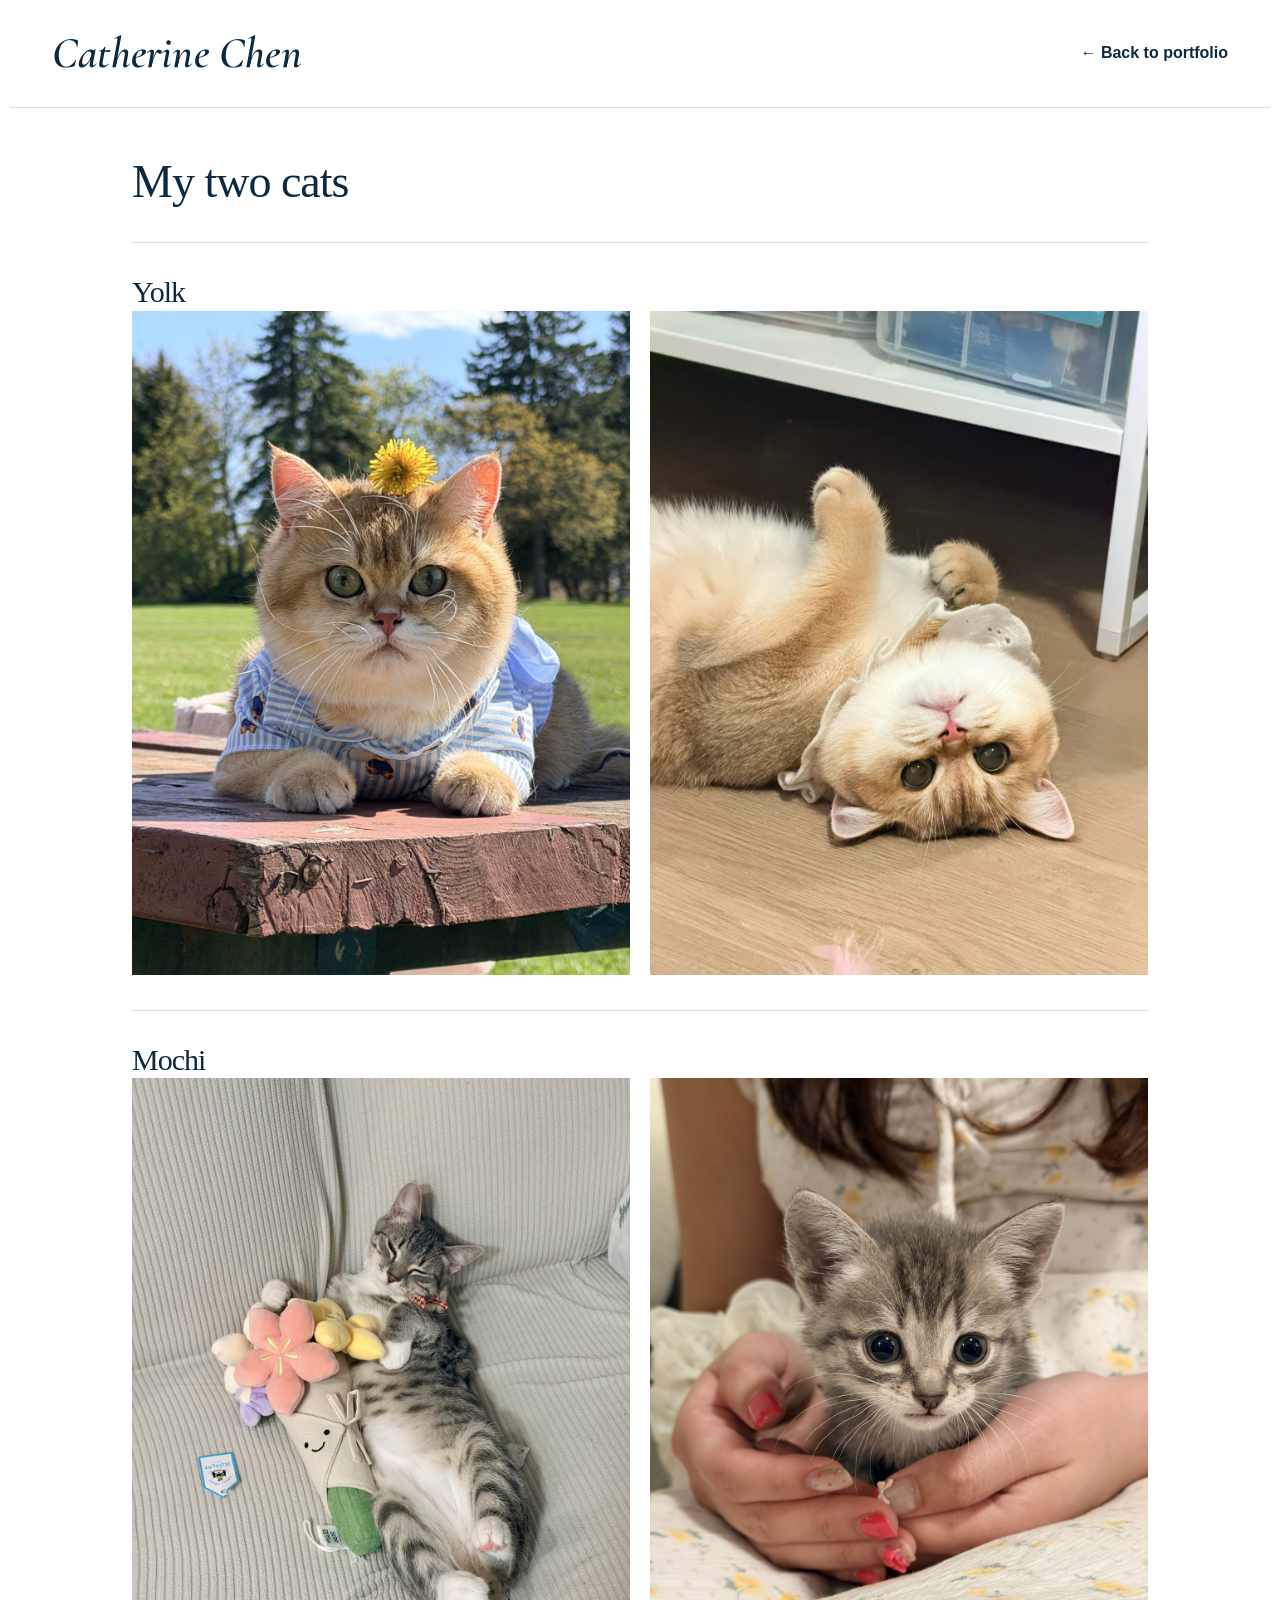
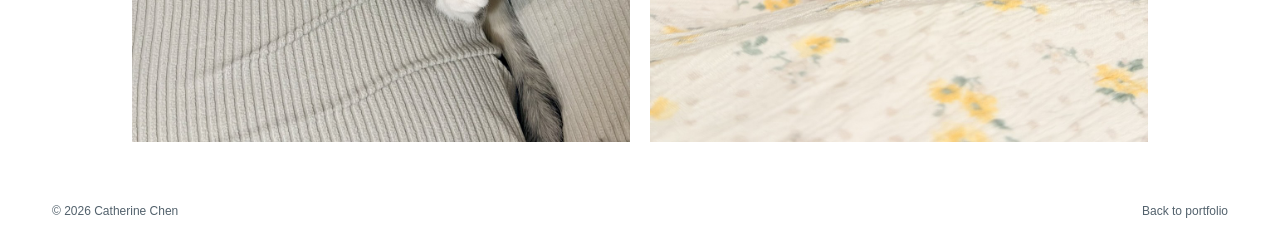
<file: cats.html>
<!doctype html>
<html lang="en">
<head><meta charset="utf-8"><meta name="viewport" content="width=device-width,initial-scale=1"><title>Yolk &amp; Mochi | Catherine Chen</title><meta name="description" content="Meet Yolk and Mochi, Catherine Chen’s two cats."><link rel="icon" type="image/svg+xml" href="data:image/svg+xml,%3Csvg xmlns='http://www.w3.org/2000/svg' viewBox='0 0 64 64'%3E%3Crect width='64' height='64' rx='12' fill='%230c2940'/%3E%3Ctext x='32' y='43' text-anchor='middle' font-family='Georgia' font-size='37' fill='%23b8ebda'%3EC%3C/text%3E%3C/svg%3E"><link rel="preconnect" href="https://fonts.googleapis.com">
<link rel="preconnect" href="https://fonts.gstatic.com" crossorigin>
<link href="https://fonts.googleapis.com/css2?family=Cormorant+Garamond:ital,wght@1,600&display=swap" rel="stylesheet">
<style>
:root{--ink:#0c2940;--muted:#52616c;--line:#d6dfe4;--accent:#14654e;--mint:#b8ebda;--paper:#fff;--pale:#f2f6f8}*{box-sizing:border-box}html{scroll-behavior:smooth;scroll-padding-top:100px}body{margin:0;background:var(--paper);color:var(--ink);font:16px/1.65 -apple-system,BlinkMacSystemFont,"Segoe UI",sans-serif}a{color:inherit;text-decoration:none}a:focus-visible{outline:3px solid #21a983;outline-offset:6px}header,main,footer{max-width:1260px;margin:auto}header{padding:27px 42px;display:flex;align-items:center;justify-content:space-between;border-bottom:1px solid var(--line)}.wordmark{font-weight:700;font-size:20px;letter-spacing:-.6px}.mark{display:none}nav{display:flex;gap:30px;font-size:14px}nav a:hover,.text-link:hover{color:var(--accent);text-decoration:underline;text-underline-offset:6px}main{padding:0 42px}.hero{padding:78px 0 84px;display:grid;grid-template-columns:1.65fr 1fr;gap:72px;align-items:center}.eyebrow,.section-number,.note-label,.company{font-size:12px;letter-spacing:1.6px;font-weight:700}.eyebrow{color:var(--accent);margin:0 0 26px}h1{font:normal clamp(44px,5vw,68px)/1.12 Georgia,serif;letter-spacing:-2.6px;margin:0 0 26px}h1 em{color:var(--accent);font-weight:normal}.intro{max-width:580px;font-size:19px;line-height:1.7;color:var(--muted)}.actions{display:flex;gap:26px;align-items:center;flex-wrap:wrap;margin-top:30px}.button{background:var(--ink);color:white;padding:13px 21px;border-radius:3px;font-weight:600;font-size:15px;display:flex;gap:25px;align-items:center}.button:hover{background:var(--accent)}.text-link{font-size:15px;font-weight:600}.location{font-size:13px;color:var(--muted);margin-top:25px}.profile-note{background:var(--ink);color:white;padding:29px 31px;position:relative;border-top:4px solid var(--mint)}.note-label{color:var(--mint);font-size:11px}.monogram{font:normal 128px/1 Georgia,serif;margin-top:28px;letter-spacing:-12px;color:var(--mint)}.monogram span{color:white}.note-degree{font:normal 30px/1.2 Georgia,serif;position:absolute;right:30px;top:92px}.note-bottom{margin-top:33px;padding-top:11px;border-top:1px solid #436072}.note-bottom p{font-size:14px;margin:15px 0 0}.note-bottom span{display:block;font-size:12px;color:#cad7df;margin-top:3px}.section{border-top:1px solid var(--line);padding:68px 0}.section-heading{margin-bottom:36px}.section-number{display:block;color:var(--accent);margin-bottom:16px}h2{font:normal 38px/1.25 Georgia,serif;letter-spacing:-1px;margin:0}h3{font-size:21px;line-height:1.4;letter-spacing:-.4px;margin:8px 0 16px}.about{display:grid;grid-template-columns:1fr 1.25fr;gap:75px}.about-content>p{margin:0 0 20px;color:var(--muted)}.skills h3{font-size:14px;letter-spacing:0;margin-top:27px}.tags{list-style:none;padding:0;display:flex;flex-wrap:wrap;gap:8px;margin:0}.tags li{font-size:13px;border:1px solid var(--line);padding:3px 11px;border-radius:3px}.honours{margin-top:29px;padding-left:17px;border-left:3px solid var(--accent)}.honours span{font-size:11px;letter-spacing:1.3px;color:var(--muted)}.honours p{font-size:14px;margin:5px 0}.horizontal{display:flex;align-items:end;justify-content:space-between;gap:30px}.horizontal>p{color:var(--muted);font-size:14px}.role{display:grid;grid-template-columns:230px 1fr;gap:40px;border-top:1px solid var(--line);padding:30px 0}.role:last-child{padding-bottom:0}.role-meta{font-size:14px}.role-meta p{margin:0}.role-meta span{color:var(--muted);font-size:13px}.company{color:var(--accent);margin:0;font-size:11px}.role h3 span{font-size:13px;color:var(--muted);font-weight:400;display:inline-block;margin-left:8px;letter-spacing:0}.role ul{padding-left:18px;margin:0;color:var(--muted)}.role li{padding-left:4px;margin:6px 0;font-size:15px}.role strong{color:var(--ink);font-weight:600}.project-grid{display:grid;grid-template-columns:1fr 1fr;gap:24px}.project{background:var(--pale);padding:30px;border-top:3px solid var(--ink);display:flex;flex-direction:column}.project-top{display:flex;justify-content:space-between;font-size:11px;letter-spacing:1.1px;color:var(--muted);margin-bottom:25px}.project-top>span:first-child{font:italic 22px Georgia,serif;color:var(--accent)}.project h3{font:normal 28px/1.2 Georgia,serif;max-width:380px}.project>p{color:var(--muted);font-size:15px;margin:0 0 20px}.metric{padding:20px 0;margin-bottom:22px;border-top:1px solid var(--line);border-bottom:1px solid var(--line)}.metric strong{font:normal 42px/1.2 Georgia,serif;color:var(--accent);display:block}.metric small{font:normal 18px Georgia,serif}.metric span{font-size:13px;color:var(--muted)}.project .tags{margin-top:auto}.contact{margin:8px 0 60px;background:var(--ink);color:white;padding:46px;display:grid;grid-template-columns:1.2fr 1fr;gap:80px}.contact .section-number{color:var(--mint)}.contact h2{font-size:44px}.contact p{color:#ced9e0;font-size:16px;margin-bottom:0}.contact-links{align-self:center}.contact-links a{display:flex;justify-content:space-between;border-bottom:1px solid #476073;padding:16px 0;font-size:16px}.contact-links a:hover{color:var(--mint)}footer{padding:0 42px 28px;display:flex;justify-content:space-between;gap:20px;font-size:12px;color:var(--muted)}.skip{position:absolute;left:20px;top:-100px;padding:12px;background:white;z-index:9}.skip:focus{top:10px}@media(max-width:950px){.hero{gap:32px}.note-degree{position:static;font-size:27px}.monogram{display:none}.about{gap:35px;grid-template-columns:1fr 1.2fr}.role{grid-template-columns:185px 1fr;gap:25px}.contact{gap:35px}}@media(max-width:680px){header{padding:20px 22px;align-items:start;gap:18px;flex-direction:column}nav{gap:23px;flex-wrap:wrap}main{padding:0 22px}.hero{grid-template-columns:1fr;padding:44px 0;gap:35px}h1{font-size:45px;letter-spacing:-1.7px}.intro{font-size:17px}.profile-note{padding:23px}.note-degree{font-size:29px;position:static;margin:20px 0}.note-degree br{display:none}.note-degree br:after{content:' '}.note-bottom{margin-top:20px}.section{padding:42px 0}.about{grid-template-columns:1fr;gap:0}h2{font-size:32px}.horizontal{display:block}.role{grid-template-columns:1fr;gap:14px;padding:25px 0}.role-meta p br{display:none}.role-meta{display:flex;gap:15px;flex-wrap:wrap}.project-grid{grid-template-columns:1fr}.project{padding:25px}.contact{grid-template-columns:1fr;padding:28px;gap:16px;margin-bottom:32px}.contact h2{font-size:36px}footer{padding:0 22px 25px;flex-wrap:wrap}footer>span:nth-child(2){display:none}}@media(prefers-reduced-motion:reduce){html{scroll-behavior:auto}}

header .wordmark{font-family:"Cormorant Garamond",Georgia,serif;font-size:36px;font-style:italic;font-weight:600;letter-spacing:.2px;line-height:1.3;white-space:nowrap}nav{gap:22px;flex-wrap:wrap}.profile-note .monogram{display:none}.profile-note .note-degree{position:static;margin:26px 0}.profile-note .note-degree br{display:block}.education-grid,.personal-grid{display:grid;grid-template-columns:1fr 1fr;gap:24px}.education-card,.personal-card{padding:28px;background:var(--pale);border-top:3px solid var(--accent)}.education-card p,.personal-card p{color:var(--muted)}.education-card h3,.personal-card h3{font:normal 26px/1.3 Georgia,serif}.small-meta{font-size:13px;color:var(--muted)}.section-intro{max-width:720px;color:var(--muted);margin:18px 0 30px}.personal-card .metric{margin:22px 0}.more-details{margin-top:18px;border-top:1px solid var(--line);padding-top:14px}.more-details summary{cursor:pointer;color:var(--accent);font-weight:600;font-size:14px}.more-details summary:focus-visible{outline:3px solid var(--accent);outline-offset:5px}.more-details p{font-size:15px;color:var(--muted)}.early-experience{margin-top:30px;border:1px solid var(--line);padding:22px 26px}.early-experience>summary{font-size:18px}.early-experience article{padding:22px 0;border-bottom:1px solid var(--line)}.early-experience article:last-child{border:0}.early-experience h3{font-size:19px;margin-bottom:6px}.early-experience p{margin:8px 0}.language-note{margin-top:26px;font-size:14px;color:var(--muted)}@media(max-width:950px){header{gap:20px;flex-wrap:wrap}}@media(max-width:680px){.education-grid,.personal-grid{grid-template-columns:1fr}.education-card,.personal-card{padding:24px}header .wordmark{font-size:34px}nav{gap:14px 20px}.early-experience{padding:18px}}


/* Personal photos and university logos */
.portrait-card{margin:0;background:var(--pale);border-bottom:3px solid var(--accent);overflow:hidden}.portrait-card>img{display:block;width:100%;height:auto;aspect-ratio:4/5;object-fit:cover;object-position:52% center}.portrait-card figcaption{padding:20px 25px}.portrait-card figcaption p{font:normal 25px/1.3 Georgia,serif;margin:9px 0 0}.school-logo{height:110px;background:transparent;margin-bottom:22px;display:flex;align-items:center;justify-content:center;padding:10px}.school-logo img{width:100%;height:100%;object-fit:contain;mix-blend-mode:multiply}.life-gallery{display:grid;grid-template-columns:1fr 1fr;gap:28px;margin:0 0 42px}.life-card{margin:0;border:1px solid var(--line);background:#fff;overflow:hidden}.life-card>img{display:block;width:100%;height:auto;aspect-ratio:3/4;object-fit:contain}.life-card figcaption{padding:26px}.life-card h3{font:normal 27px/1.25 Georgia,serif;margin:12px 0}.life-card p{color:var(--muted);margin:0;font-size:16px}.creative-heading{font:normal 28px/1.3 Georgia,serif;margin-bottom:24px}@media(max-width:680px){.portrait-card{width:100%;max-width:420px;margin:auto}.portrait-card>img{aspect-ratio:4/5}.life-gallery{grid-template-columns:1fr;gap:26px}.school-logo{height:95px}.life-card figcaption{padding:23px}}


/* Simplified headings and homepage links */
.social-links{display:flex;gap:12px;align-items:center}.social-icon{width:44px;height:44px;border:1px solid var(--ink);border-radius:50%;display:inline-flex;align-items:center;justify-content:center;color:var(--ink);transition:background .15s,color .15s}.social-icon svg{width:23px;height:23px}.social-icon:hover{background:var(--ink);color:white}.actions{gap:22px}.about{align-items:start}.about .portrait-card{max-width:400px}.about-content{padding-top:34px}h2.section-number{font-family:inherit;font-size:12px;line-height:1.65;letter-spacing:1.6px;font-weight:700;margin:0 0 20px}.section-heading{margin-bottom:24px}.section-heading.horizontal{display:block}.earlier-link{margin-top:28px}.earlier-link .button{display:inline-flex}.profile-note .note-degree{font-size:38px;line-height:1.2}.chapter-main{max-width:960px;padding-top:48px;padding-bottom:60px}.chapter-main h1{font-size:46px;letter-spacing:-1px}.chapter-list article{padding:28px 0;border-bottom:1px solid var(--line)}.chapter-list article p{color:var(--muted)}.chapter-list article .company{color:var(--accent)}@media(max-width:680px){.about-content{padding-top:0}.about .portrait-card{margin:0}.profile-note .note-degree{font-size:32px}.chapter-main h1{font-size:36px}}


/* Larger section labels and compact personal photos */
h2.section-number,.section-number{font-size:19px;line-height:1.5;letter-spacing:1.5px}.inline-link{color:var(--accent);text-decoration:underline;text-underline-offset:3px}.portrait-card{border-bottom:0}.life-gallery{max-width:800px;margin:0 auto 36px;gap:24px}.life-card>img{height:320px;aspect-ratio:auto;object-fit:contain;background:var(--pale)}.life-card figcaption{padding:20px}.life-card h3{font-size:24px}.life-card p{font-size:15px}.annuity-project{grid-column:1 / -1}.annuity-project h3{max-width:none}.project-findings{padding-left:20px;margin:0 0 22px;color:var(--muted);font-size:15px}.project-findings li{margin:8px 0}.chapter-list ul{padding-left:21px;color:var(--muted)}.chapter-list li{margin:10px 0}@media(max-width:680px){h2.section-number,.section-number{font-size:17px}.life-gallery{max-width:400px}.life-card>img{height:280px}.annuity-project{grid-column:auto}}


/* Keep six projects in a balanced two-column layout. */
.annuity-project{grid-column:auto}.project-top{gap:12px;align-items:baseline}.project-top>span:last-child{text-align:right}.project h3{max-width:none}

header nav{font-size:16px;font-weight:600;gap:24px}header nav a{padding:8px 0}header nav a:hover{color:var(--accent);text-decoration:underline;text-decoration-thickness:2px;text-underline-offset:7px}@media(max-width:680px){header nav{font-size:15px;gap:8px 20px}}

.education-grid{align-items:stretch}.education-grid>.education-card{height:100%;display:flex;flex-direction:column}.education-card .honours{margin-top:20px;margin-bottom:0;padding:14px 0 0;border-left:0;border-top:1px solid var(--line)}.education-card .honours p{color:var(--ink);margin-bottom:0}

/* Larger labels and aligned About columns */
h2.section-number,.section-number{font-size:24px;line-height:1.35;letter-spacing:1.3px}
.about{grid-template-columns:minmax(280px,400px) minmax(0,1fr);column-gap:70px;row-gap:24px;align-items:stretch}
.about>.about-title{grid-column:1 / -1;margin:0}
.about>.portrait-card{width:100%;max-width:none;margin:0;align-self:stretch;position:relative;min-height:500px}
.about>.portrait-card>img{position:absolute;inset:0;width:100%;height:100%;aspect-ratio:auto;object-fit:cover;object-position:52% center}
.about-content{padding-top:0;display:flex;flex-direction:column;min-width:0}
.about-content>p{font-size:18px;line-height:1.75;margin:0 0 24px}
.about-content .skills{margin-top:auto;padding-top:6px}
.about-content .skills h3{font-size:17px;margin:0 0 15px;letter-spacing:0}
.about-content .tags{gap:9px}
.about-content .tags li{font-size:14px;padding:5px 12px}
@media(max-width:950px){.about{grid-template-columns:minmax(240px,.9fr) minmax(0,1.2fr);column-gap:34px}.about-content>p{font-size:17px;line-height:1.7}}
@media(max-width:680px){h2.section-number,.section-number{font-size:21px}.about{grid-template-columns:1fr;row-gap:25px}.about>.about-title{grid-column:1}.about>.portrait-card{max-width:400px;min-height:0;align-self:start}.about>.portrait-card>img{position:static;height:auto;aspect-ratio:4/5}.about-content>p{font-size:17px}.about-content .skills{margin-top:0}}


.hero .intro-name{font-family:"Cormorant Garamond",Georgia,serif;font-size:1.55em;font-style:italic;font-weight:600;color:#0c2940;line-height:1.2}

/* Prominent name across the portfolio */
header .wordmark{font-size:44px;color:#0c2940;font-weight:600;line-height:1.2} @media(max-width:680px){header .wordmark{font-size:38px}}

/* Three personal interests, with consistent photo heights. */
.life-gallery{max-width:none;grid-template-columns:repeat(2,minmax(0,1fr));gap:24px}.life-card{display:flex;flex-direction:column;min-width:0}.life-card>img{height:300px;flex-shrink:0}.life-card figcaption{display:flex;flex-direction:column;flex:1}.life-card .food-note{margin-top:auto;padding-top:18px;font-size:12px;line-height:1.5;color:var(--muted)}@media(max-width:900px){.life-gallery{gap:16px}.life-card>img{height:240px}.life-card figcaption{padding:18px}.life-card h3{font-size:23px}}@media(max-width:680px){.life-gallery{grid-template-columns:1fr;max-width:400px}.life-card>img{height:280px}}


.food-more{display:inline-block;margin-top:18px;color:var(--accent);font-size:14px;font-weight:600;text-decoration:underline;text-underline-offset:4px}
</style><style>.photo-main{max-width:1100px;padding-top:48px;padding-bottom:60px}.photo-main h1{font-size:46px;letter-spacing:-1px}.photo-section{margin-top:35px;border-top:1px solid var(--line);padding-top:30px}.photo-section h2{font-size:30px}.photo-section p{color:var(--muted);max-width:650px}.photo-gallery{display:grid;grid-template-columns:repeat(2,minmax(0,1fr));gap:20px}.photo-gallery figure{margin:0}.photo-gallery img{width:100%;height:auto;display:block}@media(max-width:680px){.photo-gallery{grid-template-columns:1fr}.photo-main h1{font-size:36px}}</style></head><body><a class="skip" href="#main">Skip to content</a><header><a class="wordmark" href="index.html">Catherine Chen</a><nav aria-label="Main navigation"><a href="index.html#beyond">← Back to portfolio</a></nav></header><main id="main" class="photo-main"><h1>My two cats</h1><section class="photo-section" id="yolk"><h2>Yolk</h2><div class="photo-gallery"><figure><a href="assets/cats/yolk-01.jpg" target="_blank" rel="noopener" aria-label="View Yolk photo 1 full size"><img src="assets/cats/yolk-01.jpg" width="1200" height="1600" alt="Yolk outdoors with a yellow flower on his head" loading="lazy"></a></figure><figure><a href="assets/cats/yolk-02.jpg" target="_blank" rel="noopener" aria-label="View Yolk photo 2 full size"><img src="assets/cats/yolk-02.jpg" width="1200" height="1600" alt="Yolk lying on his back at home" loading="lazy"></a></figure></div></section><section class="photo-section" id="mochi"><h2>Mochi</h2><div class="photo-gallery"><figure><a href="assets/cats/mochi-01.jpg" target="_blank" rel="noopener" aria-label="View Mochi photo 1 full size"><img src="assets/cats/mochi-01.jpg" width="1200" height="1600" alt="Mochi resting on a sofa beside colourful soft toys" loading="lazy"></a></figure><figure><a href="assets/cats/mochi-02.jpg" target="_blank" rel="noopener" aria-label="View Mochi photo 2 full size"><img src="assets/cats/mochi-02.jpg" width="1200" height="1600" alt="Mochi as a kitten being held gently" loading="lazy"></a></figure></div></section></main><footer><span>© 2026 Catherine Chen</span><a href="index.html#beyond">Back to portfolio</a></footer></body></html>
</file>
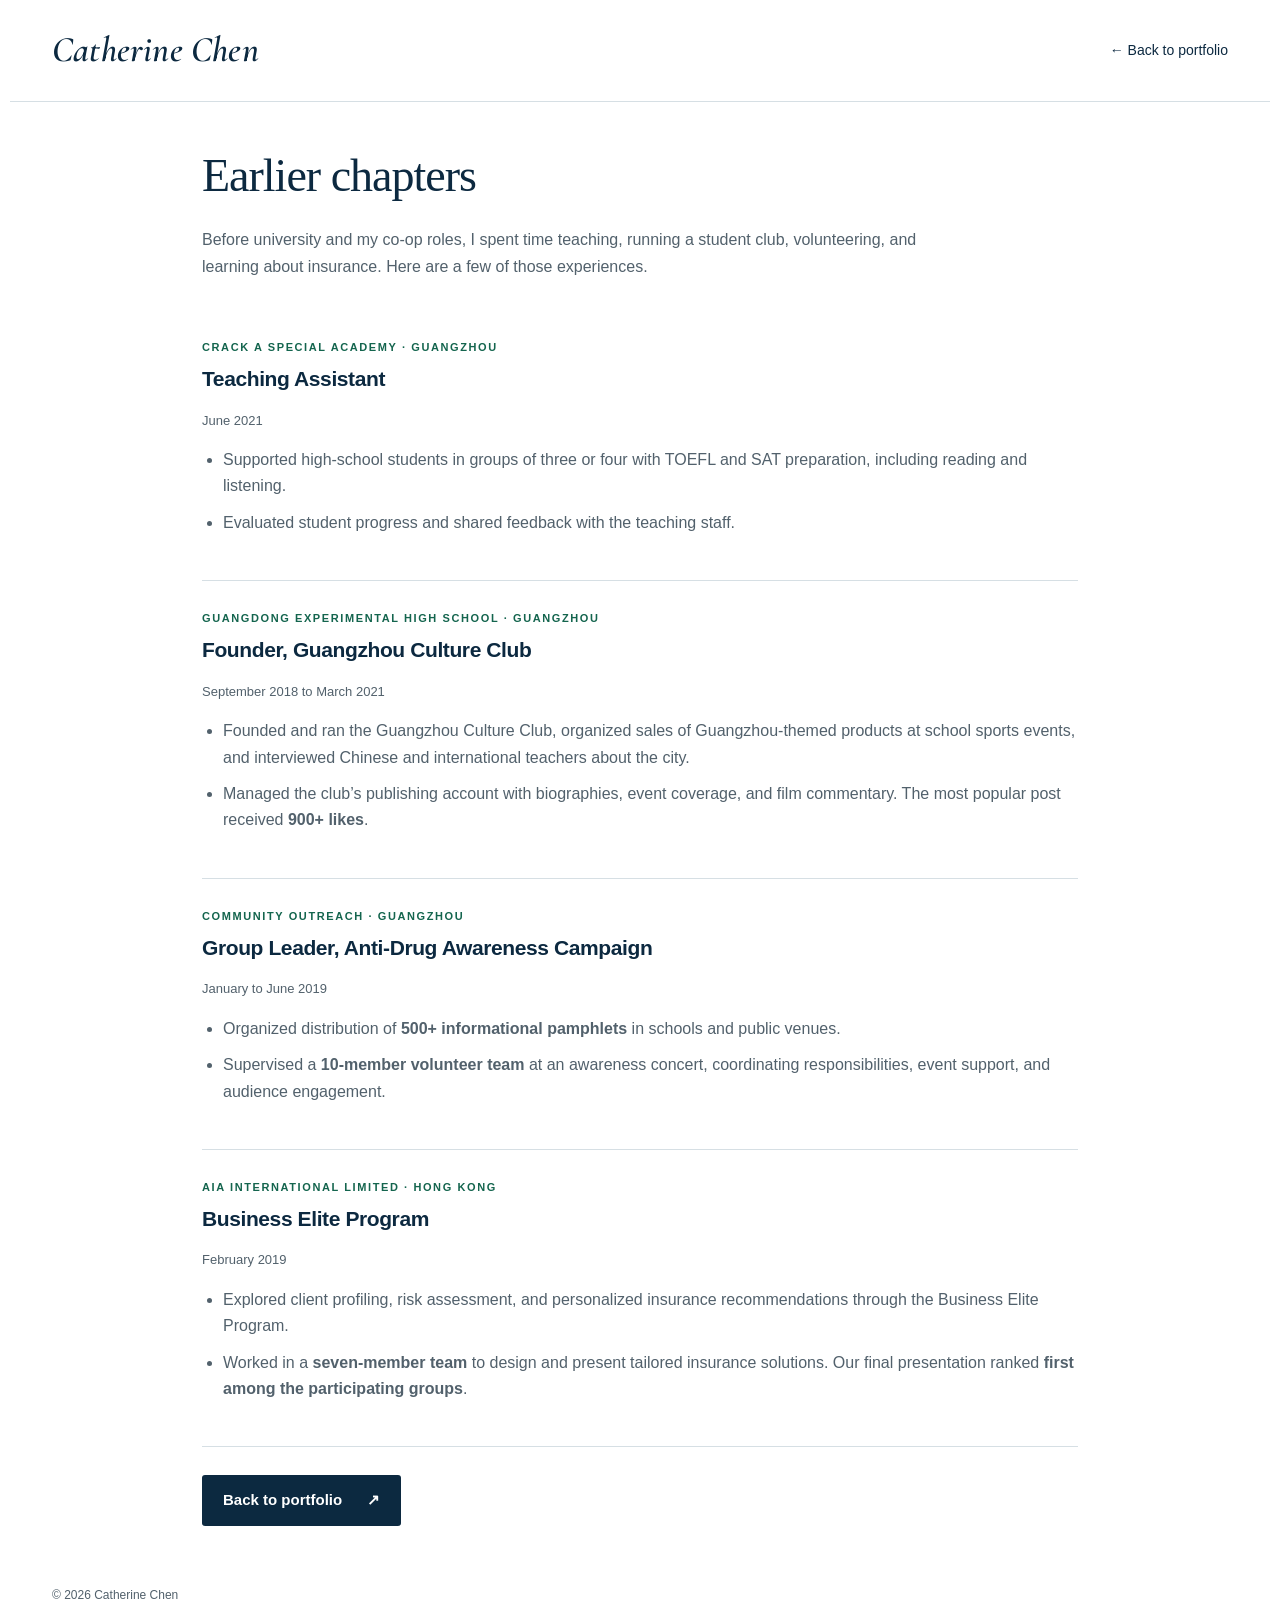
<file: earlier-chapters.html>
<!doctype html>
<html lang="en">
<head><meta charset="utf-8"><meta name="viewport" content="width=device-width,initial-scale=1"><title>Earlier chapters | Catherine Chen</title><meta name="description" content="Catherine Chen’s earlier experiences in teaching, student leadership, community service, and insurance."><link rel="icon" type="image/svg+xml" href="data:image/svg+xml,%3Csvg xmlns='http://www.w3.org/2000/svg' viewBox='0 0 64 64'%3E%3Crect width='64' height='64' rx='12' fill='%230c2940'/%3E%3Ctext x='32' y='43' text-anchor='middle' font-family='Georgia' font-size='37' fill='%23b8ebda'%3EC%3C/text%3E%3C/svg%3E"><link rel="preconnect" href="https://fonts.googleapis.com">
<link rel="preconnect" href="https://fonts.gstatic.com" crossorigin>
<link href="https://fonts.googleapis.com/css2?family=Cormorant+Garamond:ital,wght@1,600&display=swap" rel="stylesheet">
<style>
:root{--ink:#0c2940;--muted:#52616c;--line:#d6dfe4;--accent:#14654e;--mint:#b8ebda;--paper:#fff;--pale:#f2f6f8}*{box-sizing:border-box}html{scroll-behavior:smooth;scroll-padding-top:100px}body{margin:0;background:var(--paper);color:var(--ink);font:16px/1.65 -apple-system,BlinkMacSystemFont,"Segoe UI",sans-serif}a{color:inherit;text-decoration:none}a:focus-visible{outline:3px solid #21a983;outline-offset:6px}header,main,footer{max-width:1260px;margin:auto}header{padding:27px 42px;display:flex;align-items:center;justify-content:space-between;border-bottom:1px solid var(--line)}.wordmark{font-weight:700;font-size:20px;letter-spacing:-.6px}.mark{display:none}nav{display:flex;gap:30px;font-size:14px}nav a:hover,.text-link:hover{color:var(--accent);text-decoration:underline;text-underline-offset:6px}main{padding:0 42px}.hero{padding:78px 0 84px;display:grid;grid-template-columns:1.65fr 1fr;gap:72px;align-items:center}.eyebrow,.section-number,.note-label,.company{font-size:12px;letter-spacing:1.6px;font-weight:700}.eyebrow{color:var(--accent);margin:0 0 26px}h1{font:normal clamp(44px,5vw,68px)/1.12 Georgia,serif;letter-spacing:-2.6px;margin:0 0 26px}h1 em{color:var(--accent);font-weight:normal}.intro{max-width:580px;font-size:19px;line-height:1.7;color:var(--muted)}.actions{display:flex;gap:26px;align-items:center;flex-wrap:wrap;margin-top:30px}.button{background:var(--ink);color:white;padding:13px 21px;border-radius:3px;font-weight:600;font-size:15px;display:flex;gap:25px;align-items:center}.button:hover{background:var(--accent)}.text-link{font-size:15px;font-weight:600}.location{font-size:13px;color:var(--muted);margin-top:25px}.profile-note{background:var(--ink);color:white;padding:29px 31px;position:relative;border-top:4px solid var(--mint)}.note-label{color:var(--mint);font-size:11px}.monogram{font:normal 128px/1 Georgia,serif;margin-top:28px;letter-spacing:-12px;color:var(--mint)}.monogram span{color:white}.note-degree{font:normal 30px/1.2 Georgia,serif;position:absolute;right:30px;top:92px}.note-bottom{margin-top:33px;padding-top:11px;border-top:1px solid #436072}.note-bottom p{font-size:14px;margin:15px 0 0}.note-bottom span{display:block;font-size:12px;color:#cad7df;margin-top:3px}.section{border-top:1px solid var(--line);padding:68px 0}.section-heading{margin-bottom:36px}.section-number{display:block;color:var(--accent);margin-bottom:16px}h2{font:normal 38px/1.25 Georgia,serif;letter-spacing:-1px;margin:0}h3{font-size:21px;line-height:1.4;letter-spacing:-.4px;margin:8px 0 16px}.about{display:grid;grid-template-columns:1fr 1.25fr;gap:75px}.about-content>p{margin:0 0 20px;color:var(--muted)}.skills h3{font-size:14px;letter-spacing:0;margin-top:27px}.tags{list-style:none;padding:0;display:flex;flex-wrap:wrap;gap:8px;margin:0}.tags li{font-size:13px;border:1px solid var(--line);padding:3px 11px;border-radius:3px}.honours{margin-top:29px;padding-left:17px;border-left:3px solid var(--accent)}.honours span{font-size:11px;letter-spacing:1.3px;color:var(--muted)}.honours p{font-size:14px;margin:5px 0}.horizontal{display:flex;align-items:end;justify-content:space-between;gap:30px}.horizontal>p{color:var(--muted);font-size:14px}.role{display:grid;grid-template-columns:230px 1fr;gap:40px;border-top:1px solid var(--line);padding:30px 0}.role:last-child{padding-bottom:0}.role-meta{font-size:14px}.role-meta p{margin:0}.role-meta span{color:var(--muted);font-size:13px}.company{color:var(--accent);margin:0;font-size:11px}.role h3 span{font-size:13px;color:var(--muted);font-weight:400;display:inline-block;margin-left:8px;letter-spacing:0}.role ul{padding-left:18px;margin:0;color:var(--muted)}.role li{padding-left:4px;margin:6px 0;font-size:15px}.role strong{color:var(--ink);font-weight:600}.project-grid{display:grid;grid-template-columns:1fr 1fr;gap:24px}.project{background:var(--pale);padding:30px;border-top:3px solid var(--ink);display:flex;flex-direction:column}.project-top{display:flex;justify-content:space-between;font-size:11px;letter-spacing:1.1px;color:var(--muted);margin-bottom:25px}.project-top>span:first-child{font:italic 22px Georgia,serif;color:var(--accent)}.project h3{font:normal 28px/1.2 Georgia,serif;max-width:380px}.project>p{color:var(--muted);font-size:15px;margin:0 0 20px}.metric{padding:20px 0;margin-bottom:22px;border-top:1px solid var(--line);border-bottom:1px solid var(--line)}.metric strong{font:normal 42px/1.2 Georgia,serif;color:var(--accent);display:block}.metric small{font:normal 18px Georgia,serif}.metric span{font-size:13px;color:var(--muted)}.project .tags{margin-top:auto}.contact{margin:8px 0 60px;background:var(--ink);color:white;padding:46px;display:grid;grid-template-columns:1.2fr 1fr;gap:80px}.contact .section-number{color:var(--mint)}.contact h2{font-size:44px}.contact p{color:#ced9e0;font-size:16px;margin-bottom:0}.contact-links{align-self:center}.contact-links a{display:flex;justify-content:space-between;border-bottom:1px solid #476073;padding:16px 0;font-size:16px}.contact-links a:hover{color:var(--mint)}footer{padding:0 42px 28px;display:flex;justify-content:space-between;gap:20px;font-size:12px;color:var(--muted)}.skip{position:absolute;left:20px;top:-100px;padding:12px;background:white;z-index:9}.skip:focus{top:10px}@media(max-width:950px){.hero{gap:32px}.note-degree{position:static;font-size:27px}.monogram{display:none}.about{gap:35px;grid-template-columns:1fr 1.2fr}.role{grid-template-columns:185px 1fr;gap:25px}.contact{gap:35px}}@media(max-width:680px){header{padding:20px 22px;align-items:start;gap:18px;flex-direction:column}nav{gap:23px;flex-wrap:wrap}main{padding:0 22px}.hero{grid-template-columns:1fr;padding:44px 0;gap:35px}h1{font-size:45px;letter-spacing:-1.7px}.intro{font-size:17px}.profile-note{padding:23px}.note-degree{font-size:29px;position:static;margin:20px 0}.note-degree br{display:none}.note-degree br:after{content:' '}.note-bottom{margin-top:20px}.section{padding:42px 0}.about{grid-template-columns:1fr;gap:0}h2{font-size:32px}.horizontal{display:block}.role{grid-template-columns:1fr;gap:14px;padding:25px 0}.role-meta p br{display:none}.role-meta{display:flex;gap:15px;flex-wrap:wrap}.project-grid{grid-template-columns:1fr}.project{padding:25px}.contact{grid-template-columns:1fr;padding:28px;gap:16px;margin-bottom:32px}.contact h2{font-size:36px}footer{padding:0 22px 25px;flex-wrap:wrap}footer>span:nth-child(2){display:none}}@media(prefers-reduced-motion:reduce){html{scroll-behavior:auto}}

header .wordmark{font-family:"Cormorant Garamond",Georgia,serif;font-size:36px;font-style:italic;font-weight:600;letter-spacing:.2px;line-height:1.3;white-space:nowrap}nav{gap:22px;flex-wrap:wrap}.profile-note .monogram{display:none}.profile-note .note-degree{position:static;margin:26px 0}.profile-note .note-degree br{display:block}.education-grid,.personal-grid{display:grid;grid-template-columns:1fr 1fr;gap:24px}.education-card,.personal-card{padding:28px;background:var(--pale);border-top:3px solid var(--accent)}.education-card p,.personal-card p{color:var(--muted)}.education-card h3,.personal-card h3{font:normal 26px/1.3 Georgia,serif}.small-meta{font-size:13px;color:var(--muted)}.section-intro{max-width:720px;color:var(--muted);margin:18px 0 30px}.personal-card .metric{margin:22px 0}.more-details{margin-top:18px;border-top:1px solid var(--line);padding-top:14px}.more-details summary{cursor:pointer;color:var(--accent);font-weight:600;font-size:14px}.more-details summary:focus-visible{outline:3px solid var(--accent);outline-offset:5px}.more-details p{font-size:15px;color:var(--muted)}.early-experience{margin-top:30px;border:1px solid var(--line);padding:22px 26px}.early-experience>summary{font-size:18px}.early-experience article{padding:22px 0;border-bottom:1px solid var(--line)}.early-experience article:last-child{border:0}.early-experience h3{font-size:19px;margin-bottom:6px}.early-experience p{margin:8px 0}.language-note{margin-top:26px;font-size:14px;color:var(--muted)}@media(max-width:950px){header{gap:20px;flex-wrap:wrap}}@media(max-width:680px){.education-grid,.personal-grid{grid-template-columns:1fr}.education-card,.personal-card{padding:24px}header .wordmark{font-size:34px}nav{gap:14px 20px}.early-experience{padding:18px}}


/* Personal photos and university logos */
.portrait-card{margin:0;background:var(--pale);border-bottom:3px solid var(--accent);overflow:hidden}.portrait-card>img{display:block;width:100%;height:auto;aspect-ratio:4/5;object-fit:cover;object-position:52% center}.portrait-card figcaption{padding:20px 25px}.portrait-card figcaption p{font:normal 25px/1.3 Georgia,serif;margin:9px 0 0}.school-logo{height:110px;background:transparent;margin-bottom:22px;display:flex;align-items:center;justify-content:center;padding:10px}.school-logo img{width:100%;height:100%;object-fit:contain;mix-blend-mode:multiply}.life-gallery{display:grid;grid-template-columns:1fr 1fr;gap:28px;margin:0 0 42px}.life-card{margin:0;border:1px solid var(--line);background:#fff;overflow:hidden}.life-card>img{display:block;width:100%;height:auto;aspect-ratio:3/4;object-fit:contain}.life-card figcaption{padding:26px}.life-card h3{font:normal 27px/1.25 Georgia,serif;margin:12px 0}.life-card p{color:var(--muted);margin:0;font-size:16px}.creative-heading{font:normal 28px/1.3 Georgia,serif;margin-bottom:24px}@media(max-width:680px){.portrait-card{width:100%;max-width:420px;margin:auto}.portrait-card>img{aspect-ratio:4/5}.life-gallery{grid-template-columns:1fr;gap:26px}.school-logo{height:95px}.life-card figcaption{padding:23px}}


/* Simplified headings and homepage links */
.social-links{display:flex;gap:12px;align-items:center}.social-icon{width:44px;height:44px;border:1px solid var(--ink);border-radius:50%;display:inline-flex;align-items:center;justify-content:center;color:var(--ink);transition:background .15s,color .15s}.social-icon svg{width:23px;height:23px}.social-icon:hover{background:var(--ink);color:white}.actions{gap:22px}.about{align-items:start}.about .portrait-card{max-width:400px}.about-content{padding-top:34px}h2.section-number{font-family:inherit;font-size:12px;line-height:1.65;letter-spacing:1.6px;font-weight:700;margin:0 0 20px}.section-heading{margin-bottom:24px}.section-heading.horizontal{display:block}.earlier-link{margin-top:28px}.earlier-link .button{display:inline-flex}.profile-note .note-degree{font-size:38px;line-height:1.2}.chapter-main{max-width:960px;padding-top:48px;padding-bottom:60px}.chapter-main h1{font-size:46px;letter-spacing:-1px}.chapter-list article{padding:28px 0;border-bottom:1px solid var(--line)}.chapter-list article p{color:var(--muted)}.chapter-list article .company{color:var(--accent)}@media(max-width:680px){.about-content{padding-top:0}.about .portrait-card{margin:0}.profile-note .note-degree{font-size:32px}.chapter-main h1{font-size:36px}}


/* Larger section labels and compact personal photos */
h2.section-number,.section-number{font-size:19px;line-height:1.5;letter-spacing:1.5px}.inline-link{color:var(--accent);text-decoration:underline;text-underline-offset:3px}.portrait-card{border-bottom:0}.life-gallery{max-width:800px;margin:0 auto 36px;gap:24px}.life-card>img{height:320px;aspect-ratio:auto;object-fit:contain;background:var(--pale)}.life-card figcaption{padding:20px}.life-card h3{font-size:24px}.life-card p{font-size:15px}.annuity-project{grid-column:1 / -1}.annuity-project h3{max-width:none}.project-findings{padding-left:20px;margin:0 0 22px;color:var(--muted);font-size:15px}.project-findings li{margin:8px 0}.chapter-list ul{padding-left:21px;color:var(--muted)}.chapter-list li{margin:10px 0}@media(max-width:680px){h2.section-number,.section-number{font-size:17px}.life-gallery{max-width:400px}.life-card>img{height:280px}.annuity-project{grid-column:auto}}

</style></head>
<body><a class="skip" href="#main">Skip to content</a><header><a class="wordmark" href="index.html">Catherine Chen</a><nav aria-label="Main navigation"><a href="index.html#beyond">← Back to portfolio</a></nav></header><main id="main" class="chapter-main"><h1>Earlier chapters</h1><p class="section-intro">Before university and my co-op roles, I spent time teaching, running a student club, volunteering, and learning about insurance. Here are a few of those experiences.</p><div class="chapter-list">
<article>
<p class="company">CRACK A SPECIAL ACADEMY · GUANGZHOU</p>
<h3>Teaching Assistant</h3>
<p class="small-meta">June 2021</p>

<ul><li>Supported high-school students in groups of three or four with TOEFL and SAT preparation, including reading and listening.</li><li>Evaluated student progress and shared feedback with the teaching staff.</li></ul></article>
<article>
<p class="company">GUANGDONG EXPERIMENTAL HIGH SCHOOL · GUANGZHOU</p>
<h3>Founder, Guangzhou Culture Club</h3>
<p class="small-meta">September 2018 to March 2021</p>


<ul><li>Founded and ran the Guangzhou Culture Club, organized sales of Guangzhou-themed products at school sports events, and interviewed Chinese and international teachers about the city.</li><li>Managed the club’s publishing account with biographies, event coverage, and film commentary. The most popular post received <strong>900+ likes</strong>.</li></ul></article>
<article>
<p class="company">COMMUNITY OUTREACH · GUANGZHOU</p>
<h3>Group Leader, Anti-Drug Awareness Campaign</h3>
<p class="small-meta">January to June 2019</p>

<ul><li>Organized distribution of <strong>500+ informational pamphlets</strong> in schools and public venues.</li><li>Supervised a <strong>10-member volunteer team</strong> at an awareness concert, coordinating responsibilities, event support, and audience engagement.</li></ul></article>
<article>
<p class="company">AIA INTERNATIONAL LIMITED · HONG KONG</p>
<h3>Business Elite Program</h3>
<p class="small-meta">February 2019</p>

<ul><li>Explored client profiling, risk assessment, and personalized insurance recommendations through the Business Elite Program.</li><li>Worked in a <strong>seven-member team</strong> to design and present tailored insurance solutions. Our final presentation ranked <strong>first among the participating groups</strong>.</li></ul></article>
</div><div class="earlier-link"><a class="button" href="index.html#beyond">Back to portfolio <span aria-hidden="true">↗</span></a></div></main><footer><span>© 2026 Catherine Chen</span></footer></body></html>
</file>
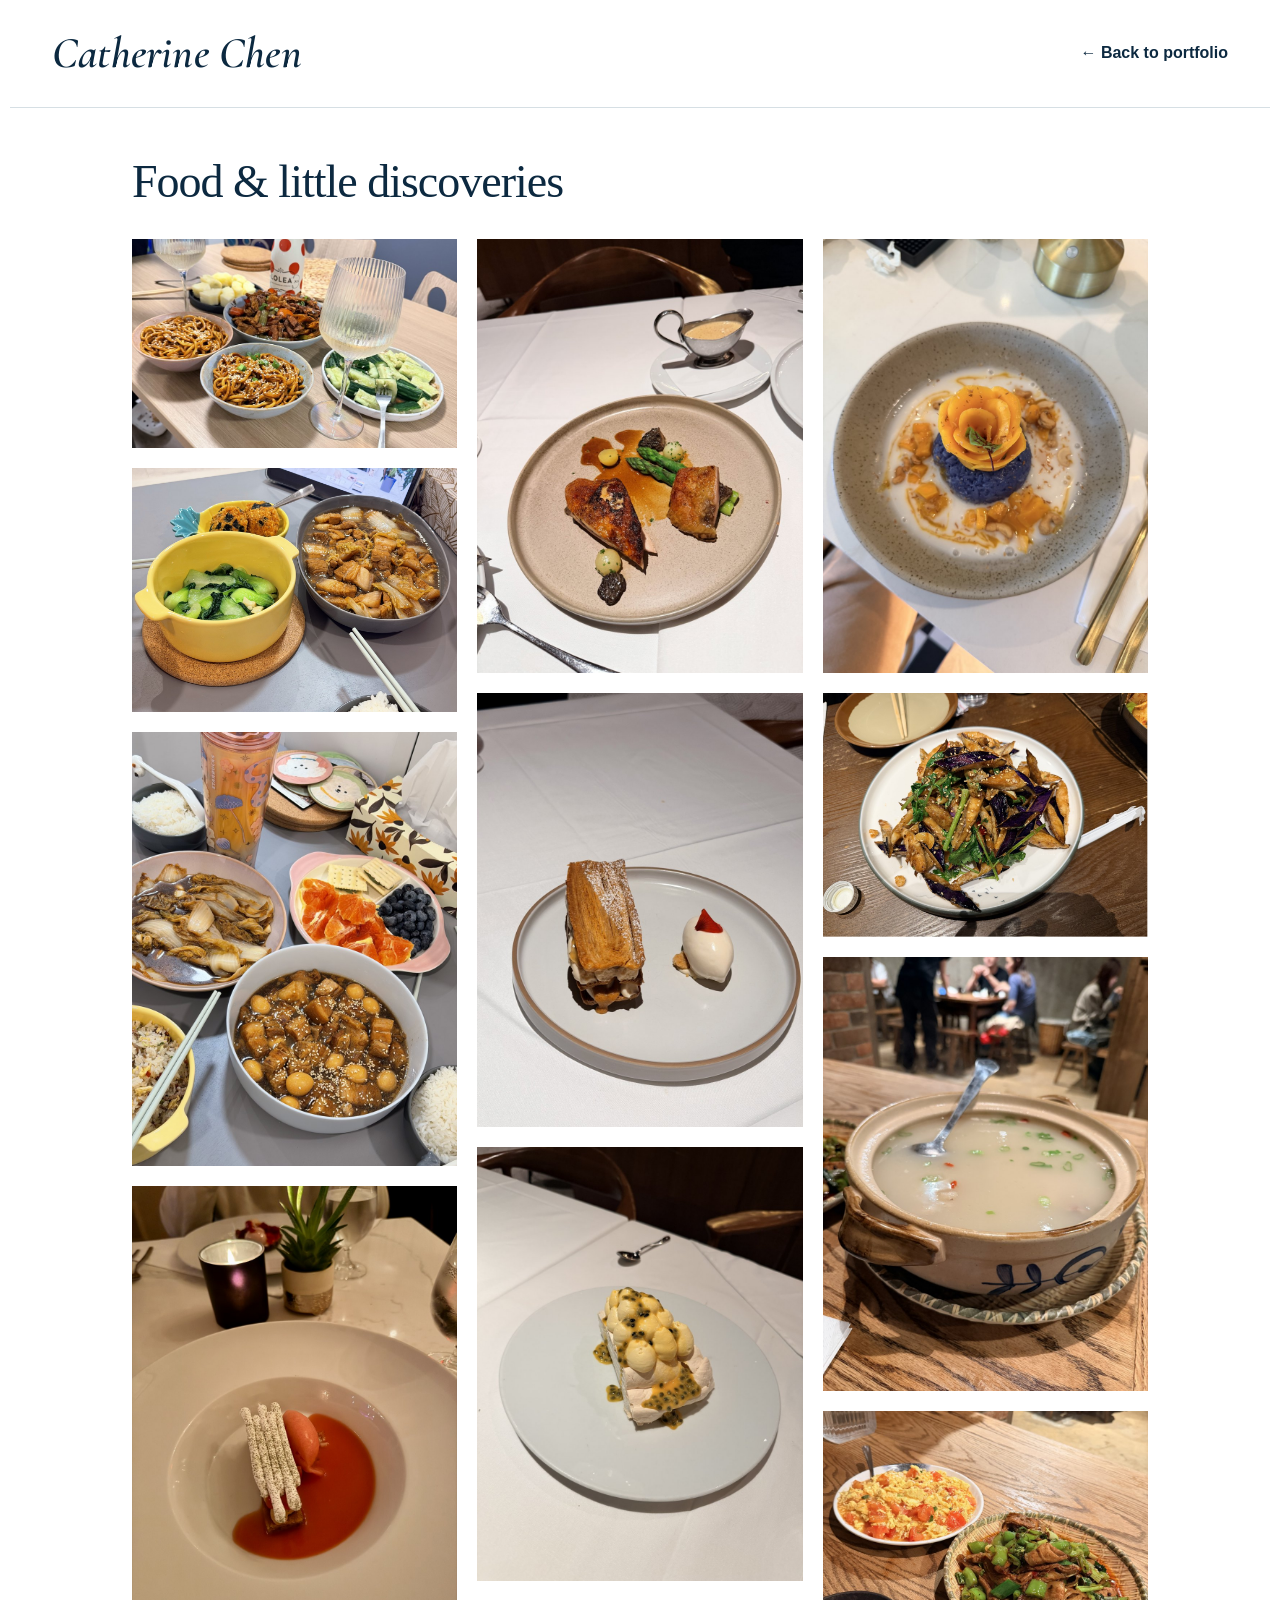
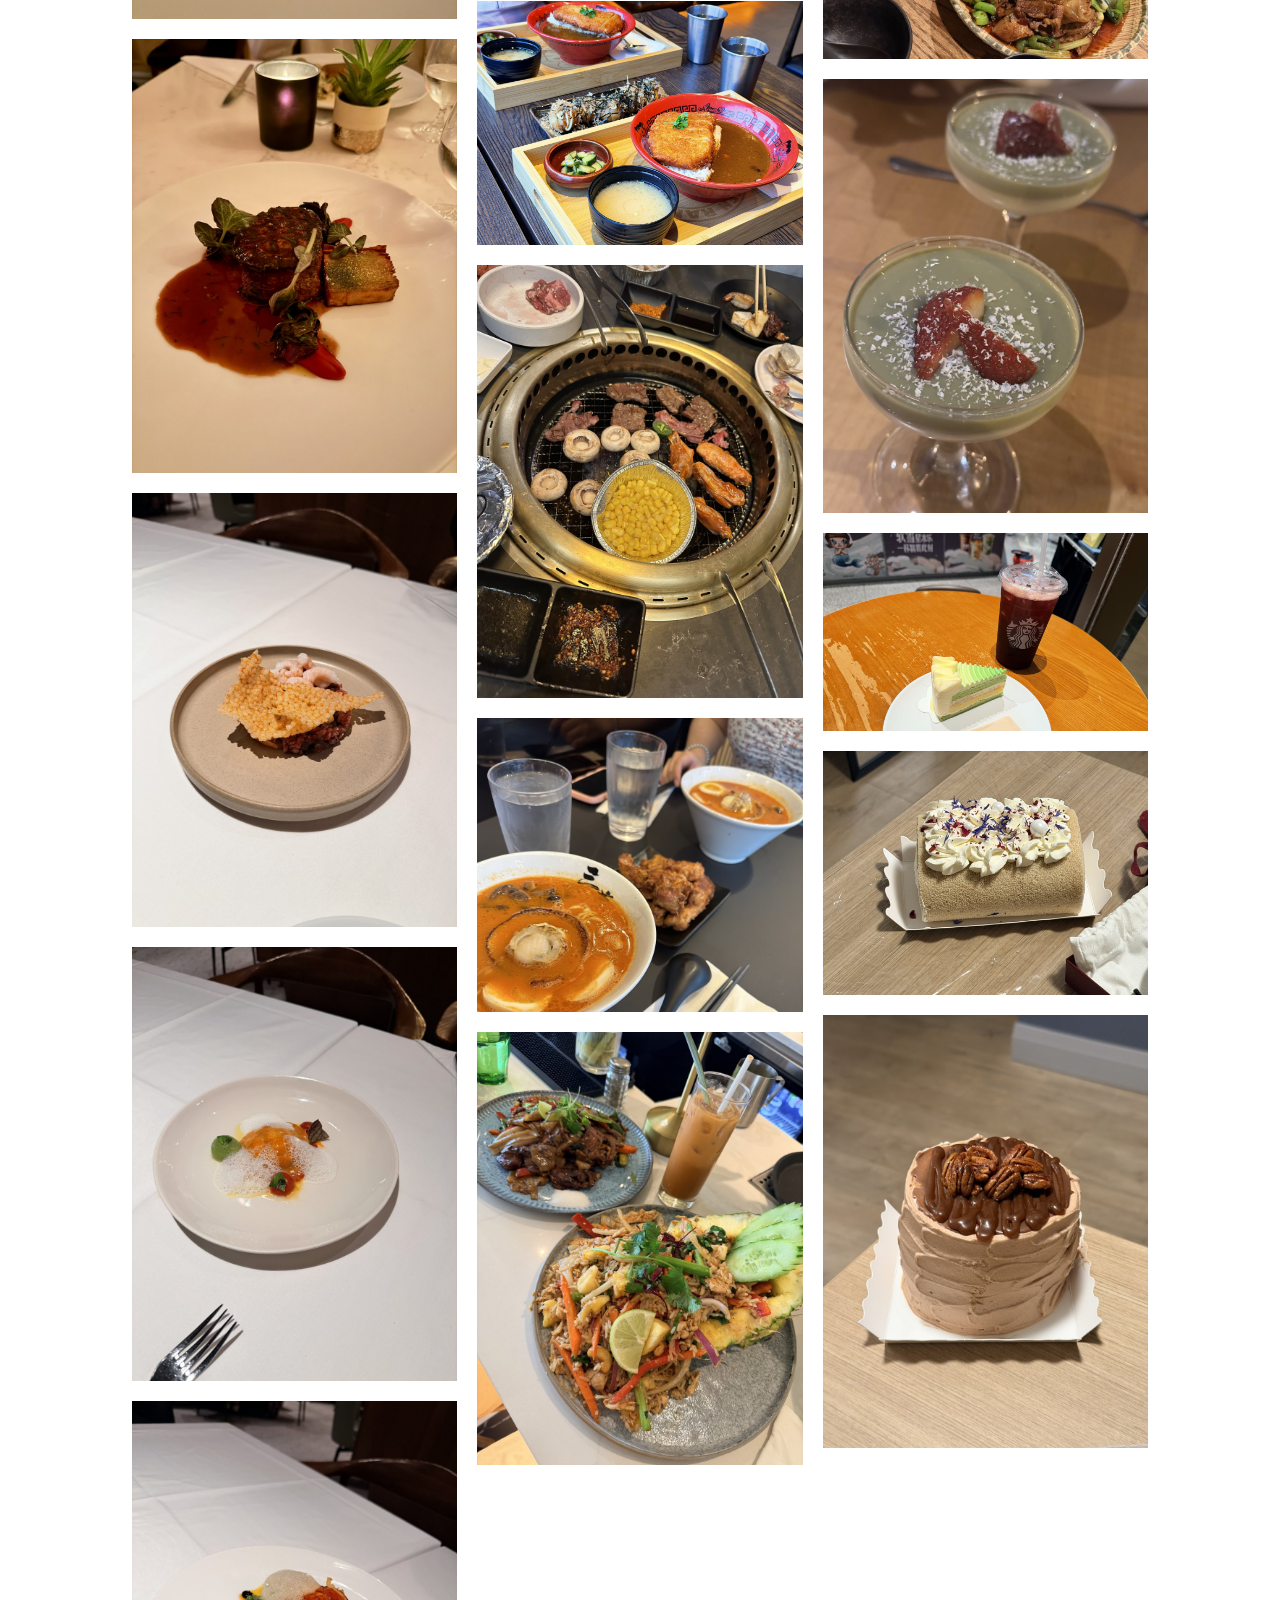
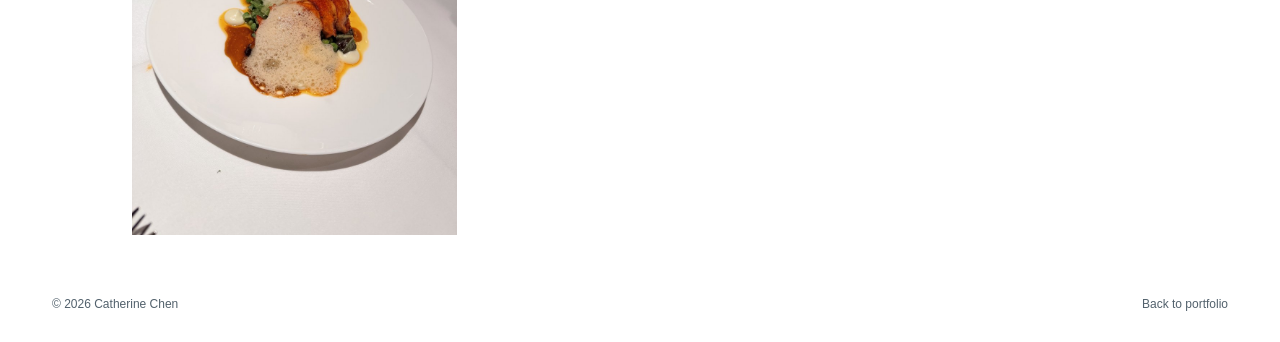
<file: food.html>
<!doctype html>
<html lang="en">
<head><meta charset="utf-8"><meta name="viewport" content="width=device-width,initial-scale=1"><title>Food | Catherine Chen</title><meta name="description" content="Home cooking and food experiences shared by Catherine Chen."><link rel="icon" type="image/svg+xml" href="data:image/svg+xml,%3Csvg xmlns='http://www.w3.org/2000/svg' viewBox='0 0 64 64'%3E%3Crect width='64' height='64' rx='12' fill='%230c2940'/%3E%3Ctext x='32' y='43' text-anchor='middle' font-family='Georgia' font-size='37' fill='%23b8ebda'%3EC%3C/text%3E%3C/svg%3E"><link rel="preconnect" href="https://fonts.googleapis.com">
<link rel="preconnect" href="https://fonts.gstatic.com" crossorigin>
<link href="https://fonts.googleapis.com/css2?family=Cormorant+Garamond:ital,wght@1,600&display=swap" rel="stylesheet">
<style>
:root{--ink:#0c2940;--muted:#52616c;--line:#d6dfe4;--accent:#14654e;--mint:#b8ebda;--paper:#fff;--pale:#f2f6f8}*{box-sizing:border-box}html{scroll-behavior:smooth;scroll-padding-top:100px}body{margin:0;background:var(--paper);color:var(--ink);font:16px/1.65 -apple-system,BlinkMacSystemFont,"Segoe UI",sans-serif}a{color:inherit;text-decoration:none}a:focus-visible{outline:3px solid #21a983;outline-offset:6px}header,main,footer{max-width:1260px;margin:auto}header{padding:27px 42px;display:flex;align-items:center;justify-content:space-between;border-bottom:1px solid var(--line)}.wordmark{font-weight:700;font-size:20px;letter-spacing:-.6px}.mark{display:none}nav{display:flex;gap:30px;font-size:14px}nav a:hover,.text-link:hover{color:var(--accent);text-decoration:underline;text-underline-offset:6px}main{padding:0 42px}.hero{padding:78px 0 84px;display:grid;grid-template-columns:1.65fr 1fr;gap:72px;align-items:center}.eyebrow,.section-number,.note-label,.company{font-size:12px;letter-spacing:1.6px;font-weight:700}.eyebrow{color:var(--accent);margin:0 0 26px}h1{font:normal clamp(44px,5vw,68px)/1.12 Georgia,serif;letter-spacing:-2.6px;margin:0 0 26px}h1 em{color:var(--accent);font-weight:normal}.intro{max-width:580px;font-size:19px;line-height:1.7;color:var(--muted)}.actions{display:flex;gap:26px;align-items:center;flex-wrap:wrap;margin-top:30px}.button{background:var(--ink);color:white;padding:13px 21px;border-radius:3px;font-weight:600;font-size:15px;display:flex;gap:25px;align-items:center}.button:hover{background:var(--accent)}.text-link{font-size:15px;font-weight:600}.location{font-size:13px;color:var(--muted);margin-top:25px}.profile-note{background:var(--ink);color:white;padding:29px 31px;position:relative;border-top:4px solid var(--mint)}.note-label{color:var(--mint);font-size:11px}.monogram{font:normal 128px/1 Georgia,serif;margin-top:28px;letter-spacing:-12px;color:var(--mint)}.monogram span{color:white}.note-degree{font:normal 30px/1.2 Georgia,serif;position:absolute;right:30px;top:92px}.note-bottom{margin-top:33px;padding-top:11px;border-top:1px solid #436072}.note-bottom p{font-size:14px;margin:15px 0 0}.note-bottom span{display:block;font-size:12px;color:#cad7df;margin-top:3px}.section{border-top:1px solid var(--line);padding:68px 0}.section-heading{margin-bottom:36px}.section-number{display:block;color:var(--accent);margin-bottom:16px}h2{font:normal 38px/1.25 Georgia,serif;letter-spacing:-1px;margin:0}h3{font-size:21px;line-height:1.4;letter-spacing:-.4px;margin:8px 0 16px}.about{display:grid;grid-template-columns:1fr 1.25fr;gap:75px}.about-content>p{margin:0 0 20px;color:var(--muted)}.skills h3{font-size:14px;letter-spacing:0;margin-top:27px}.tags{list-style:none;padding:0;display:flex;flex-wrap:wrap;gap:8px;margin:0}.tags li{font-size:13px;border:1px solid var(--line);padding:3px 11px;border-radius:3px}.honours{margin-top:29px;padding-left:17px;border-left:3px solid var(--accent)}.honours span{font-size:11px;letter-spacing:1.3px;color:var(--muted)}.honours p{font-size:14px;margin:5px 0}.horizontal{display:flex;align-items:end;justify-content:space-between;gap:30px}.horizontal>p{color:var(--muted);font-size:14px}.role{display:grid;grid-template-columns:230px 1fr;gap:40px;border-top:1px solid var(--line);padding:30px 0}.role:last-child{padding-bottom:0}.role-meta{font-size:14px}.role-meta p{margin:0}.role-meta span{color:var(--muted);font-size:13px}.company{color:var(--accent);margin:0;font-size:11px}.role h3 span{font-size:13px;color:var(--muted);font-weight:400;display:inline-block;margin-left:8px;letter-spacing:0}.role ul{padding-left:18px;margin:0;color:var(--muted)}.role li{padding-left:4px;margin:6px 0;font-size:15px}.role strong{color:var(--ink);font-weight:600}.project-grid{display:grid;grid-template-columns:1fr 1fr;gap:24px}.project{background:var(--pale);padding:30px;border-top:3px solid var(--ink);display:flex;flex-direction:column}.project-top{display:flex;justify-content:space-between;font-size:11px;letter-spacing:1.1px;color:var(--muted);margin-bottom:25px}.project-top>span:first-child{font:italic 22px Georgia,serif;color:var(--accent)}.project h3{font:normal 28px/1.2 Georgia,serif;max-width:380px}.project>p{color:var(--muted);font-size:15px;margin:0 0 20px}.metric{padding:20px 0;margin-bottom:22px;border-top:1px solid var(--line);border-bottom:1px solid var(--line)}.metric strong{font:normal 42px/1.2 Georgia,serif;color:var(--accent);display:block}.metric small{font:normal 18px Georgia,serif}.metric span{font-size:13px;color:var(--muted)}.project .tags{margin-top:auto}.contact{margin:8px 0 60px;background:var(--ink);color:white;padding:46px;display:grid;grid-template-columns:1.2fr 1fr;gap:80px}.contact .section-number{color:var(--mint)}.contact h2{font-size:44px}.contact p{color:#ced9e0;font-size:16px;margin-bottom:0}.contact-links{align-self:center}.contact-links a{display:flex;justify-content:space-between;border-bottom:1px solid #476073;padding:16px 0;font-size:16px}.contact-links a:hover{color:var(--mint)}footer{padding:0 42px 28px;display:flex;justify-content:space-between;gap:20px;font-size:12px;color:var(--muted)}.skip{position:absolute;left:20px;top:-100px;padding:12px;background:white;z-index:9}.skip:focus{top:10px}@media(max-width:950px){.hero{gap:32px}.note-degree{position:static;font-size:27px}.monogram{display:none}.about{gap:35px;grid-template-columns:1fr 1.2fr}.role{grid-template-columns:185px 1fr;gap:25px}.contact{gap:35px}}@media(max-width:680px){header{padding:20px 22px;align-items:start;gap:18px;flex-direction:column}nav{gap:23px;flex-wrap:wrap}main{padding:0 22px}.hero{grid-template-columns:1fr;padding:44px 0;gap:35px}h1{font-size:45px;letter-spacing:-1.7px}.intro{font-size:17px}.profile-note{padding:23px}.note-degree{font-size:29px;position:static;margin:20px 0}.note-degree br{display:none}.note-degree br:after{content:' '}.note-bottom{margin-top:20px}.section{padding:42px 0}.about{grid-template-columns:1fr;gap:0}h2{font-size:32px}.horizontal{display:block}.role{grid-template-columns:1fr;gap:14px;padding:25px 0}.role-meta p br{display:none}.role-meta{display:flex;gap:15px;flex-wrap:wrap}.project-grid{grid-template-columns:1fr}.project{padding:25px}.contact{grid-template-columns:1fr;padding:28px;gap:16px;margin-bottom:32px}.contact h2{font-size:36px}footer{padding:0 22px 25px;flex-wrap:wrap}footer>span:nth-child(2){display:none}}@media(prefers-reduced-motion:reduce){html{scroll-behavior:auto}}

header .wordmark{font-family:"Cormorant Garamond",Georgia,serif;font-size:36px;font-style:italic;font-weight:600;letter-spacing:.2px;line-height:1.3;white-space:nowrap}nav{gap:22px;flex-wrap:wrap}.profile-note .monogram{display:none}.profile-note .note-degree{position:static;margin:26px 0}.profile-note .note-degree br{display:block}.education-grid,.personal-grid{display:grid;grid-template-columns:1fr 1fr;gap:24px}.education-card,.personal-card{padding:28px;background:var(--pale);border-top:3px solid var(--accent)}.education-card p,.personal-card p{color:var(--muted)}.education-card h3,.personal-card h3{font:normal 26px/1.3 Georgia,serif}.small-meta{font-size:13px;color:var(--muted)}.section-intro{max-width:720px;color:var(--muted);margin:18px 0 30px}.personal-card .metric{margin:22px 0}.more-details{margin-top:18px;border-top:1px solid var(--line);padding-top:14px}.more-details summary{cursor:pointer;color:var(--accent);font-weight:600;font-size:14px}.more-details summary:focus-visible{outline:3px solid var(--accent);outline-offset:5px}.more-details p{font-size:15px;color:var(--muted)}.early-experience{margin-top:30px;border:1px solid var(--line);padding:22px 26px}.early-experience>summary{font-size:18px}.early-experience article{padding:22px 0;border-bottom:1px solid var(--line)}.early-experience article:last-child{border:0}.early-experience h3{font-size:19px;margin-bottom:6px}.early-experience p{margin:8px 0}.language-note{margin-top:26px;font-size:14px;color:var(--muted)}@media(max-width:950px){header{gap:20px;flex-wrap:wrap}}@media(max-width:680px){.education-grid,.personal-grid{grid-template-columns:1fr}.education-card,.personal-card{padding:24px}header .wordmark{font-size:34px}nav{gap:14px 20px}.early-experience{padding:18px}}


/* Personal photos and university logos */
.portrait-card{margin:0;background:var(--pale);border-bottom:3px solid var(--accent);overflow:hidden}.portrait-card>img{display:block;width:100%;height:auto;aspect-ratio:4/5;object-fit:cover;object-position:52% center}.portrait-card figcaption{padding:20px 25px}.portrait-card figcaption p{font:normal 25px/1.3 Georgia,serif;margin:9px 0 0}.school-logo{height:110px;background:transparent;margin-bottom:22px;display:flex;align-items:center;justify-content:center;padding:10px}.school-logo img{width:100%;height:100%;object-fit:contain;mix-blend-mode:multiply}.life-gallery{display:grid;grid-template-columns:1fr 1fr;gap:28px;margin:0 0 42px}.life-card{margin:0;border:1px solid var(--line);background:#fff;overflow:hidden}.life-card>img{display:block;width:100%;height:auto;aspect-ratio:3/4;object-fit:contain}.life-card figcaption{padding:26px}.life-card h3{font:normal 27px/1.25 Georgia,serif;margin:12px 0}.life-card p{color:var(--muted);margin:0;font-size:16px}.creative-heading{font:normal 28px/1.3 Georgia,serif;margin-bottom:24px}@media(max-width:680px){.portrait-card{width:100%;max-width:420px;margin:auto}.portrait-card>img{aspect-ratio:4/5}.life-gallery{grid-template-columns:1fr;gap:26px}.school-logo{height:95px}.life-card figcaption{padding:23px}}


/* Simplified headings and homepage links */
.social-links{display:flex;gap:12px;align-items:center}.social-icon{width:44px;height:44px;border:1px solid var(--ink);border-radius:50%;display:inline-flex;align-items:center;justify-content:center;color:var(--ink);transition:background .15s,color .15s}.social-icon svg{width:23px;height:23px}.social-icon:hover{background:var(--ink);color:white}.actions{gap:22px}.about{align-items:start}.about .portrait-card{max-width:400px}.about-content{padding-top:34px}h2.section-number{font-family:inherit;font-size:12px;line-height:1.65;letter-spacing:1.6px;font-weight:700;margin:0 0 20px}.section-heading{margin-bottom:24px}.section-heading.horizontal{display:block}.earlier-link{margin-top:28px}.earlier-link .button{display:inline-flex}.profile-note .note-degree{font-size:38px;line-height:1.2}.chapter-main{max-width:960px;padding-top:48px;padding-bottom:60px}.chapter-main h1{font-size:46px;letter-spacing:-1px}.chapter-list article{padding:28px 0;border-bottom:1px solid var(--line)}.chapter-list article p{color:var(--muted)}.chapter-list article .company{color:var(--accent)}@media(max-width:680px){.about-content{padding-top:0}.about .portrait-card{margin:0}.profile-note .note-degree{font-size:32px}.chapter-main h1{font-size:36px}}


/* Larger section labels and compact personal photos */
h2.section-number,.section-number{font-size:19px;line-height:1.5;letter-spacing:1.5px}.inline-link{color:var(--accent);text-decoration:underline;text-underline-offset:3px}.portrait-card{border-bottom:0}.life-gallery{max-width:800px;margin:0 auto 36px;gap:24px}.life-card>img{height:320px;aspect-ratio:auto;object-fit:contain;background:var(--pale)}.life-card figcaption{padding:20px}.life-card h3{font-size:24px}.life-card p{font-size:15px}.annuity-project{grid-column:1 / -1}.annuity-project h3{max-width:none}.project-findings{padding-left:20px;margin:0 0 22px;color:var(--muted);font-size:15px}.project-findings li{margin:8px 0}.chapter-list ul{padding-left:21px;color:var(--muted)}.chapter-list li{margin:10px 0}@media(max-width:680px){h2.section-number,.section-number{font-size:17px}.life-gallery{max-width:400px}.life-card>img{height:280px}.annuity-project{grid-column:auto}}


/* Keep six projects in a balanced two-column layout. */
.annuity-project{grid-column:auto}.project-top{gap:12px;align-items:baseline}.project-top>span:last-child{text-align:right}.project h3{max-width:none}

header nav{font-size:16px;font-weight:600;gap:24px}header nav a{padding:8px 0}header nav a:hover{color:var(--accent);text-decoration:underline;text-decoration-thickness:2px;text-underline-offset:7px}@media(max-width:680px){header nav{font-size:15px;gap:8px 20px}}

.education-grid{align-items:stretch}.education-grid>.education-card{height:100%;display:flex;flex-direction:column}.education-card .honours{margin-top:20px;margin-bottom:0;padding:14px 0 0;border-left:0;border-top:1px solid var(--line)}.education-card .honours p{color:var(--ink);margin-bottom:0}

/* Larger labels and aligned About columns */
h2.section-number,.section-number{font-size:24px;line-height:1.35;letter-spacing:1.3px}
.about{grid-template-columns:minmax(280px,400px) minmax(0,1fr);column-gap:70px;row-gap:24px;align-items:stretch}
.about>.about-title{grid-column:1 / -1;margin:0}
.about>.portrait-card{width:100%;max-width:none;margin:0;align-self:stretch;position:relative;min-height:500px}
.about>.portrait-card>img{position:absolute;inset:0;width:100%;height:100%;aspect-ratio:auto;object-fit:cover;object-position:52% center}
.about-content{padding-top:0;display:flex;flex-direction:column;min-width:0}
.about-content>p{font-size:18px;line-height:1.75;margin:0 0 24px}
.about-content .skills{margin-top:auto;padding-top:6px}
.about-content .skills h3{font-size:17px;margin:0 0 15px;letter-spacing:0}
.about-content .tags{gap:9px}
.about-content .tags li{font-size:14px;padding:5px 12px}
@media(max-width:950px){.about{grid-template-columns:minmax(240px,.9fr) minmax(0,1.2fr);column-gap:34px}.about-content>p{font-size:17px;line-height:1.7}}
@media(max-width:680px){h2.section-number,.section-number{font-size:21px}.about{grid-template-columns:1fr;row-gap:25px}.about>.about-title{grid-column:1}.about>.portrait-card{max-width:400px;min-height:0;align-self:start}.about>.portrait-card>img{position:static;height:auto;aspect-ratio:4/5}.about-content>p{font-size:17px}.about-content .skills{margin-top:0}}


.hero .intro-name{font-family:"Cormorant Garamond",Georgia,serif;font-size:1.55em;font-style:italic;font-weight:600;color:#0c2940;line-height:1.2}

/* Prominent name across the portfolio */
header .wordmark{font-size:44px;color:#0c2940;font-weight:600;line-height:1.2} @media(max-width:680px){header .wordmark{font-size:38px}}

/* Three personal interests, with consistent photo heights. */
.life-gallery{max-width:none;grid-template-columns:repeat(3,minmax(0,1fr));gap:24px}.life-card{display:flex;flex-direction:column;min-width:0}.life-card>img{height:300px;flex-shrink:0}.life-card figcaption{display:flex;flex-direction:column;flex:1}.life-card .food-note{margin-top:auto;padding-top:18px;font-size:12px;line-height:1.5;color:var(--muted)}@media(max-width:900px){.life-gallery{gap:16px}.life-card>img{height:240px}.life-card figcaption{padding:18px}.life-card h3{font-size:23px}}@media(max-width:680px){.life-gallery{grid-template-columns:1fr;max-width:400px}.life-card>img{height:280px}}


.food-more{display:inline-block;margin-top:18px;color:var(--accent);font-size:14px;font-weight:600;text-decoration:underline;text-underline-offset:4px}
</style><style>.food-main{max-width:1100px;padding-top:48px;padding-bottom:60px}.food-main h1{font-size:46px;letter-spacing:-1px}.food-section{margin-top:35px;border-top:1px solid var(--line);padding-top:30px}.food-section h2{font-size:30px}.food-section p{color:var(--muted);max-width:650px}.food-gallery{display:grid;grid-template-columns:repeat(3,minmax(0,1fr));gap:20px}.food-gallery figure{margin:0}.food-gallery img{width:100%;height:auto;display:block}@media(max-width:680px){.food-gallery{grid-template-columns:1fr}.food-main h1{font-size:36px}}</style><style>
.food-gallery{display:block;columns:3;column-gap:20px;margin-top:32px}
.food-gallery figure{break-inside:avoid;margin:0 0 20px}
.food-gallery a{display:block}
.food-gallery img{display:block;width:100%;height:auto;object-fit:contain}
@media(max-width:900px){.food-gallery{columns:2}}
@media(max-width:680px){.food-gallery{columns:1}}
</style><style>
.food-gallery .crop-home a,.food-gallery .crop-stir-fry a,.food-gallery .crop-ramen a,.food-gallery .crop-cake a,.food-gallery .rotate-eggplant a{position:relative;overflow:hidden}
.food-gallery .crop-home a{aspect-ratio:315/202}
.food-gallery .crop-stir-fry a{aspect-ratio:324/247}
.food-gallery .crop-ramen a{aspect-ratio:325/293}
.food-gallery .crop-cake a{aspect-ratio:309/188}
.food-gallery .crop-home img,.food-gallery .crop-stir-fry img,.food-gallery .crop-ramen img,.food-gallery .crop-cake img{width:100%;height:100%;object-fit:cover}
.food-gallery .crop-home img{object-position:50% 42%}
.food-gallery .crop-stir-fry img{object-position:50% 55%}
.food-gallery .crop-ramen img,.food-gallery .crop-cake img{object-position:50% 0%}
.food-gallery .rotate-eggplant a{aspect-ratio:4/3}
.food-gallery .rotate-eggplant img{position:absolute;width:75%;height:133.333333%;max-width:none;left:12.5%;top:-16.666667%;transform:rotate(-90deg);object-fit:contain}
</style></head>
<body><a class="skip" href="#main">Skip to content</a><header><a class="wordmark" href="index.html">Catherine Chen</a><nav aria-label="Main navigation"><a href="index.html#beyond">← Back to portfolio</a></nav></header><main id="main" class="food-main"><h1>Food &amp; little discoveries</h1><div class="food-gallery" aria-label="Food photo gallery"><figure class="crop-home"><a href="assets/food/home-cooking-04.jpg" target="_blank" rel="noopener" aria-label="View home-cooked meal photo 4 full size"><img src="assets/food/home-cooking-04.jpg" width="900" height="1200" alt="Home-cooked meal by Catherine Chen, photo 4" loading="lazy"></a></figure><figure><a href="assets/food/home-cooking-05.jpg" target="_blank" rel="noopener" aria-label="View home-cooked meal photo 5 full size"><img src="assets/food/home-cooking-05.jpg" width="1200" height="900" alt="Home-cooked meal by Catherine Chen, photo 5" loading="lazy"></a></figure><figure><a href="assets/food/home-cooking-06.jpg" target="_blank" rel="noopener" aria-label="View home-cooked meal photo 6 full size"><img src="assets/food/home-cooking-06.jpg" width="900" height="1200" alt="Home-cooked meal by Catherine Chen, photo 6" loading="lazy"></a></figure><figure><a href="assets/food/french-01.jpg" target="_blank" rel="noopener" aria-label="View French cuisine photo 1 full size"><img src="assets/food/french-01.jpg" width="900" height="1200" alt="French cuisine, plated dish 1" loading="lazy"></a></figure><figure><a href="assets/food/french-02.jpg" target="_blank" rel="noopener" aria-label="View French cuisine photo 2 full size"><img src="assets/food/french-02.jpg" width="900" height="1200" alt="French cuisine, plated dish 2" loading="lazy"></a></figure><figure><a href="assets/food/french-03.jpg" target="_blank" rel="noopener" aria-label="View French cuisine photo 3 full size"><img src="assets/food/french-03.jpg" width="900" height="1200" alt="French cuisine, plated dish 3" loading="lazy"></a></figure><figure><a href="assets/food/french-04.jpg" target="_blank" rel="noopener" aria-label="View French cuisine photo 4 full size"><img src="assets/food/french-04.jpg" width="900" height="1200" alt="French cuisine, plated dish 4" loading="lazy"></a></figure><figure><a href="assets/food/french-05.jpg" target="_blank" rel="noopener" aria-label="View French cuisine photo 5 full size"><img src="assets/food/french-05.jpg" width="900" height="1200" alt="French cuisine, plated dish 5" loading="lazy"></a></figure><figure><a href="assets/food/french-06.jpg" target="_blank" rel="noopener" aria-label="View French cuisine photo 6 full size"><img src="assets/food/french-06.jpg" width="900" height="1200" alt="French cuisine, plated dish 6" loading="lazy"></a></figure><figure><a href="assets/food/french-08.jpg" target="_blank" rel="noopener" aria-label="View French cuisine photo 8 full size"><img src="assets/food/french-08.jpg" width="900" height="1200" alt="French cuisine, plated dish 8" loading="lazy"></a></figure><figure><a href="assets/food/french-09.jpg" target="_blank" rel="noopener" aria-label="View French cuisine photo 9 full size"><img src="assets/food/french-09.jpg" width="900" height="1200" alt="French cuisine, plated dish 9" loading="lazy"></a></figure><figure><a href="assets/food/japanese-01.jpg" target="_blank" rel="noopener" aria-label="View Japanese cuisine photo 1 full size"><img src="assets/food/japanese-01.jpg" width="1200" height="900" alt="Japanese cuisine photo 1" loading="lazy"></a></figure><figure><a href="assets/food/japanese-02.jpg" target="_blank" rel="noopener" aria-label="View Japanese cuisine photo 2 full size"><img src="assets/food/japanese-02.jpg" width="900" height="1200" alt="Japanese cuisine photo 2" loading="lazy"></a></figure><figure class="crop-ramen"><a href="assets/food/japanese-03.jpg" target="_blank" rel="noopener" aria-label="View Japanese cuisine photo 3 full size"><img src="assets/food/japanese-03.jpg" width="900" height="1200" alt="Japanese cuisine photo 3" loading="lazy"></a></figure><figure><a href="assets/food/thai-01.jpg" target="_blank" rel="noopener" aria-label="View Thai cuisine photo 1 full size"><img src="assets/food/thai-01.jpg" width="900" height="1200" alt="Thai cuisine photo 1" loading="lazy"></a></figure><figure><a href="assets/food/thai-02.jpg" target="_blank" rel="noopener" aria-label="View Thai cuisine photo 2 full size"><img src="assets/food/thai-02.jpg" width="900" height="1200" alt="Thai cuisine photo 2" loading="lazy"></a></figure><figure class="rotate-eggplant"><a href="assets/food/chinese-01.jpg" target="_blank" rel="noopener" aria-label="View Chinese cuisine photo 1 full size"><img src="assets/food/chinese-01.jpg" width="900" height="1200" alt="Chinese cuisine photo" loading="lazy"></a></figure><figure><a href="assets/food/chinese-02.jpg" target="_blank" rel="noopener" aria-label="View Chinese cuisine photo 2 full size"><img src="assets/food/chinese-02.jpg" width="900" height="1200" alt="Soup served in a clay pot" loading="lazy"></a></figure><figure class="crop-stir-fry"><a href="assets/food/chinese-03.jpg" target="_blank" rel="noopener" aria-label="View Chinese cuisine photo 3 full size"><img src="assets/food/chinese-03.jpg" width="900" height="1200" alt="Tomato and egg with a stir-fried meat and vegetable dish" loading="lazy"></a></figure><figure><a href="assets/food/dessert-01.jpg" target="_blank" rel="noopener" aria-label="View dessert photo 1 full size"><img src="assets/food/dessert-01.jpg" width="900" height="1200" alt="Dessert photo 1" loading="lazy"></a></figure><figure class="crop-cake"><a href="assets/food/dessert-02.jpg" target="_blank" rel="noopener" aria-label="View dessert photo 2 full size"><img src="assets/food/dessert-02.jpg" width="1200" height="900" alt="Dessert photo 2" loading="lazy"></a></figure><figure><a href="assets/food/dessert-03.jpg" target="_blank" rel="noopener" aria-label="View dessert photo 3 full size"><img src="assets/food/dessert-03.jpg" width="1200" height="900" alt="Roll cake decorated with cream and flower petals" loading="lazy"></a></figure><figure><a href="assets/food/dessert-04.jpg" target="_blank" rel="noopener" aria-label="View dessert photo 4 full size"><img src="assets/food/dessert-04.jpg" width="900" height="1200" alt="Cake topped with chocolate and pecans" loading="lazy"></a></figure></div></main><footer><span>© 2026 Catherine Chen</span><a href="index.html#beyond">Back to portfolio</a></footer></body></html>
</file>
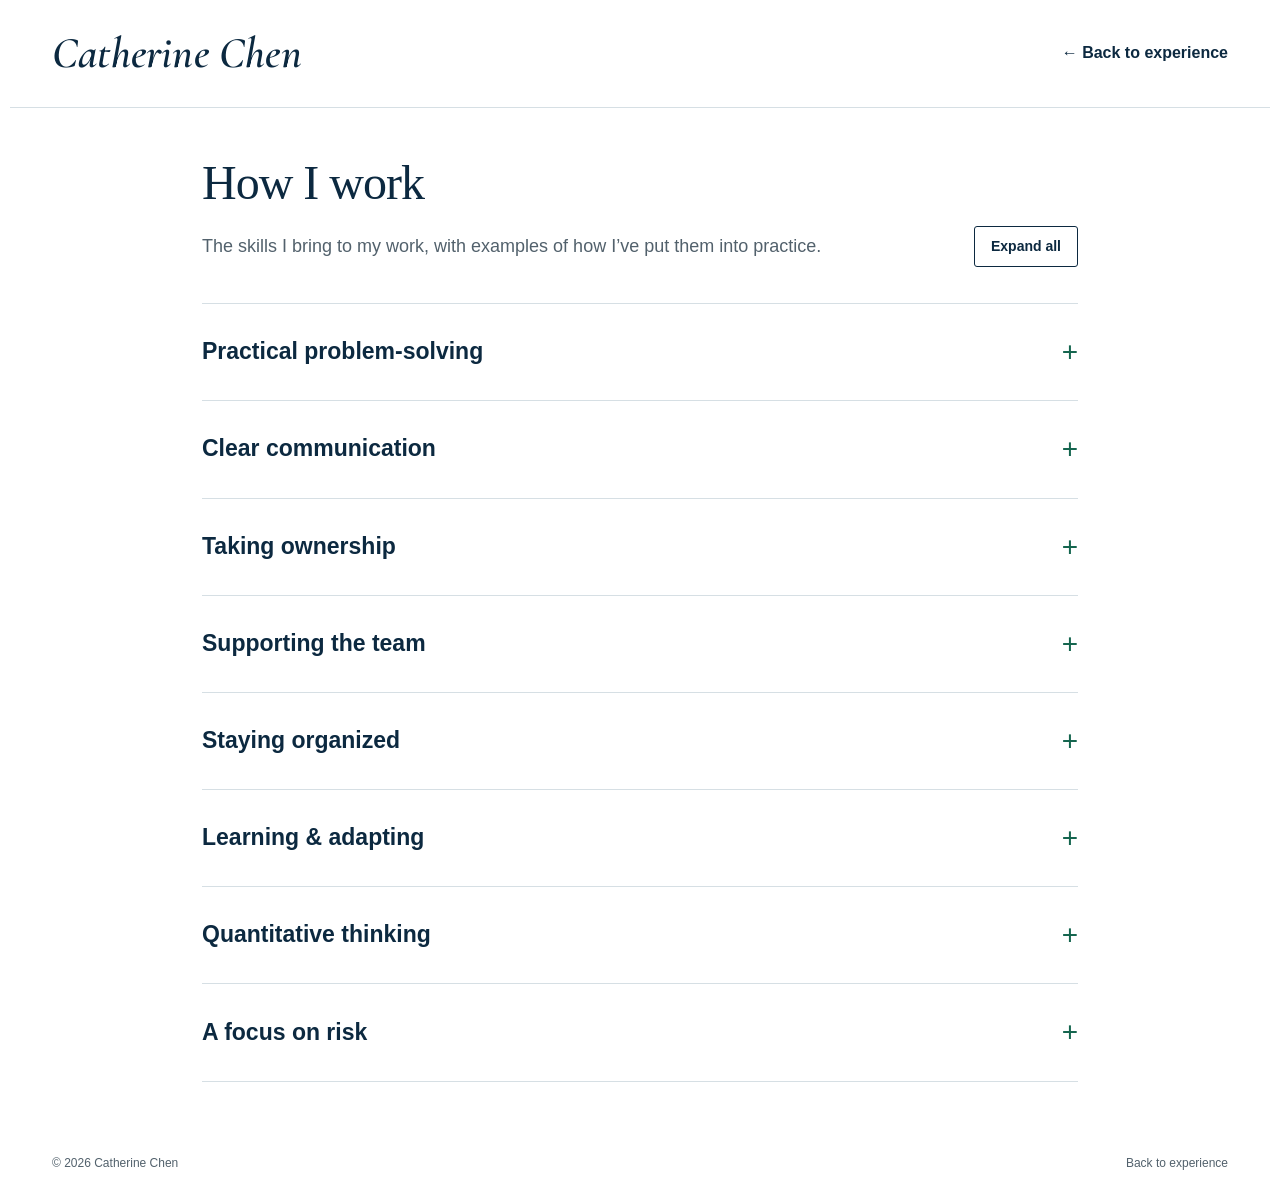
<file: how-i-work.html>
<!doctype html>
<html lang="en">
<head><meta charset="utf-8"><meta name="viewport" content="width=device-width,initial-scale=1"><title>How I work | Catherine Chen</title><meta name="description" content="How Catherine Chen approaches problems, works with others, and learns through experience."><link rel="icon" type="image/svg+xml" href="data:image/svg+xml,%3Csvg xmlns='http://www.w3.org/2000/svg' viewBox='0 0 64 64'%3E%3Crect width='64' height='64' rx='12' fill='%230c2940'/%3E%3Ctext x='32' y='43' text-anchor='middle' font-family='Georgia' font-size='37' fill='%23b8ebda'%3EC%3C/text%3E%3C/svg%3E"><link rel="preconnect" href="https://fonts.googleapis.com">
<link rel="preconnect" href="https://fonts.gstatic.com" crossorigin>
<link href="https://fonts.googleapis.com/css2?family=Cormorant+Garamond:ital,wght@1,600&display=swap" rel="stylesheet">
<style>
:root{--ink:#0c2940;--muted:#52616c;--line:#d6dfe4;--accent:#14654e;--mint:#b8ebda;--paper:#fff;--pale:#f2f6f8}*{box-sizing:border-box}html{scroll-behavior:smooth;scroll-padding-top:100px}body{margin:0;background:var(--paper);color:var(--ink);font:16px/1.65 -apple-system,BlinkMacSystemFont,"Segoe UI",sans-serif}a{color:inherit;text-decoration:none}a:focus-visible{outline:3px solid #21a983;outline-offset:6px}header,main,footer{max-width:1260px;margin:auto}header{padding:27px 42px;display:flex;align-items:center;justify-content:space-between;border-bottom:1px solid var(--line)}.wordmark{font-weight:700;font-size:20px;letter-spacing:-.6px}.mark{display:none}nav{display:flex;gap:30px;font-size:14px}nav a:hover,.text-link:hover{color:var(--accent);text-decoration:underline;text-underline-offset:6px}main{padding:0 42px}.hero{padding:78px 0 84px;display:grid;grid-template-columns:1.65fr 1fr;gap:72px;align-items:center}.eyebrow,.section-number,.note-label,.company{font-size:12px;letter-spacing:1.6px;font-weight:700}.eyebrow{color:var(--accent);margin:0 0 26px}h1{font:normal clamp(44px,5vw,68px)/1.12 Georgia,serif;letter-spacing:-2.6px;margin:0 0 26px}h1 em{color:var(--accent);font-weight:normal}.intro{max-width:580px;font-size:19px;line-height:1.7;color:var(--muted)}.actions{display:flex;gap:26px;align-items:center;flex-wrap:wrap;margin-top:30px}.button{background:var(--ink);color:white;padding:13px 21px;border-radius:3px;font-weight:600;font-size:15px;display:flex;gap:25px;align-items:center}.button:hover{background:var(--accent)}.text-link{font-size:15px;font-weight:600}.location{font-size:13px;color:var(--muted);margin-top:25px}.profile-note{background:var(--ink);color:white;padding:29px 31px;position:relative;border-top:4px solid var(--mint)}.note-label{color:var(--mint);font-size:11px}.monogram{font:normal 128px/1 Georgia,serif;margin-top:28px;letter-spacing:-12px;color:var(--mint)}.monogram span{color:white}.note-degree{font:normal 30px/1.2 Georgia,serif;position:absolute;right:30px;top:92px}.note-bottom{margin-top:33px;padding-top:11px;border-top:1px solid #436072}.note-bottom p{font-size:14px;margin:15px 0 0}.note-bottom span{display:block;font-size:12px;color:#cad7df;margin-top:3px}.section{border-top:1px solid var(--line);padding:68px 0}.section-heading{margin-bottom:36px}.section-number{display:block;color:var(--accent);margin-bottom:16px}h2{font:normal 38px/1.25 Georgia,serif;letter-spacing:-1px;margin:0}h3{font-size:21px;line-height:1.4;letter-spacing:-.4px;margin:8px 0 16px}.about{display:grid;grid-template-columns:1fr 1.25fr;gap:75px}.about-content>p{margin:0 0 20px;color:var(--muted)}.skills h3{font-size:14px;letter-spacing:0;margin-top:27px}.tags{list-style:none;padding:0;display:flex;flex-wrap:wrap;gap:8px;margin:0}.tags li{font-size:13px;border:1px solid var(--line);padding:3px 11px;border-radius:3px}.honours{margin-top:29px;padding-left:17px;border-left:3px solid var(--accent)}.honours span{font-size:11px;letter-spacing:1.3px;color:var(--muted)}.honours p{font-size:14px;margin:5px 0}.horizontal{display:flex;align-items:end;justify-content:space-between;gap:30px}.horizontal>p{color:var(--muted);font-size:14px}.role{display:grid;grid-template-columns:230px 1fr;gap:40px;border-top:1px solid var(--line);padding:30px 0}.role:last-child{padding-bottom:0}.role-meta{font-size:14px}.role-meta p{margin:0}.role-meta span{color:var(--muted);font-size:13px}.company{color:var(--accent);margin:0;font-size:11px}.role h3 span{font-size:13px;color:var(--muted);font-weight:400;display:inline-block;margin-left:8px;letter-spacing:0}.role ul{padding-left:18px;margin:0;color:var(--muted)}.role li{padding-left:4px;margin:6px 0;font-size:15px}.role strong{color:var(--ink);font-weight:600}.project-grid{display:grid;grid-template-columns:1fr 1fr;gap:24px}.project{background:var(--pale);padding:30px;border-top:3px solid var(--ink);display:flex;flex-direction:column}.project-top{display:flex;justify-content:space-between;font-size:11px;letter-spacing:1.1px;color:var(--muted);margin-bottom:25px}.project-top>span:first-child{font:italic 22px Georgia,serif;color:var(--accent)}.project h3{font:normal 28px/1.2 Georgia,serif;max-width:380px}.project>p{color:var(--muted);font-size:15px;margin:0 0 20px}.metric{padding:20px 0;margin-bottom:22px;border-top:1px solid var(--line);border-bottom:1px solid var(--line)}.metric strong{font:normal 42px/1.2 Georgia,serif;color:var(--accent);display:block}.metric small{font:normal 18px Georgia,serif}.metric span{font-size:13px;color:var(--muted)}.project .tags{margin-top:auto}.contact{margin:8px 0 60px;background:var(--ink);color:white;padding:46px;display:grid;grid-template-columns:1.2fr 1fr;gap:80px}.contact .section-number{color:var(--mint)}.contact h2{font-size:44px}.contact p{color:#ced9e0;font-size:16px;margin-bottom:0}.contact-links{align-self:center}.contact-links a{display:flex;justify-content:space-between;border-bottom:1px solid #476073;padding:16px 0;font-size:16px}.contact-links a:hover{color:var(--mint)}footer{padding:0 42px 28px;display:flex;justify-content:space-between;gap:20px;font-size:12px;color:var(--muted)}.skip{position:absolute;left:20px;top:-100px;padding:12px;background:white;z-index:9}.skip:focus{top:10px}@media(max-width:950px){.hero{gap:32px}.note-degree{position:static;font-size:27px}.monogram{display:none}.about{gap:35px;grid-template-columns:1fr 1.2fr}.role{grid-template-columns:185px 1fr;gap:25px}.contact{gap:35px}}@media(max-width:680px){header{padding:20px 22px;align-items:start;gap:18px;flex-direction:column}nav{gap:23px;flex-wrap:wrap}main{padding:0 22px}.hero{grid-template-columns:1fr;padding:44px 0;gap:35px}h1{font-size:45px;letter-spacing:-1.7px}.intro{font-size:17px}.profile-note{padding:23px}.note-degree{font-size:29px;position:static;margin:20px 0}.note-degree br{display:none}.note-degree br:after{content:' '}.note-bottom{margin-top:20px}.section{padding:42px 0}.about{grid-template-columns:1fr;gap:0}h2{font-size:32px}.horizontal{display:block}.role{grid-template-columns:1fr;gap:14px;padding:25px 0}.role-meta p br{display:none}.role-meta{display:flex;gap:15px;flex-wrap:wrap}.project-grid{grid-template-columns:1fr}.project{padding:25px}.contact{grid-template-columns:1fr;padding:28px;gap:16px;margin-bottom:32px}.contact h2{font-size:36px}footer{padding:0 22px 25px;flex-wrap:wrap}footer>span:nth-child(2){display:none}}@media(prefers-reduced-motion:reduce){html{scroll-behavior:auto}}

header .wordmark{font-family:"Cormorant Garamond",Georgia,serif;font-size:36px;font-style:italic;font-weight:600;letter-spacing:.2px;line-height:1.3;white-space:nowrap}nav{gap:22px;flex-wrap:wrap}.profile-note .monogram{display:none}.profile-note .note-degree{position:static;margin:26px 0}.profile-note .note-degree br{display:block}.education-grid,.personal-grid{display:grid;grid-template-columns:1fr 1fr;gap:24px}.education-card,.personal-card{padding:28px;background:var(--pale);border-top:3px solid var(--accent)}.education-card p,.personal-card p{color:var(--muted)}.education-card h3,.personal-card h3{font:normal 26px/1.3 Georgia,serif}.small-meta{font-size:13px;color:var(--muted)}.section-intro{max-width:720px;color:var(--muted);margin:18px 0 30px}.personal-card .metric{margin:22px 0}.more-details{margin-top:18px;border-top:1px solid var(--line);padding-top:14px}.more-details summary{cursor:pointer;color:var(--accent);font-weight:600;font-size:14px}.more-details summary:focus-visible{outline:3px solid var(--accent);outline-offset:5px}.more-details p{font-size:15px;color:var(--muted)}.early-experience{margin-top:30px;border:1px solid var(--line);padding:22px 26px}.early-experience>summary{font-size:18px}.early-experience article{padding:22px 0;border-bottom:1px solid var(--line)}.early-experience article:last-child{border:0}.early-experience h3{font-size:19px;margin-bottom:6px}.early-experience p{margin:8px 0}.language-note{margin-top:26px;font-size:14px;color:var(--muted)}@media(max-width:950px){header{gap:20px;flex-wrap:wrap}}@media(max-width:680px){.education-grid,.personal-grid{grid-template-columns:1fr}.education-card,.personal-card{padding:24px}header .wordmark{font-size:34px}nav{gap:14px 20px}.early-experience{padding:18px}}


/* Personal photos and university logos */
.portrait-card{margin:0;background:var(--pale);border-bottom:3px solid var(--accent);overflow:hidden}.portrait-card>img{display:block;width:100%;height:auto;aspect-ratio:4/5;object-fit:cover;object-position:52% center}.portrait-card figcaption{padding:20px 25px}.portrait-card figcaption p{font:normal 25px/1.3 Georgia,serif;margin:9px 0 0}.school-logo{height:110px;background:transparent;margin-bottom:22px;display:flex;align-items:center;justify-content:center;padding:10px}.school-logo img{width:100%;height:100%;object-fit:contain;mix-blend-mode:multiply}.life-gallery{display:grid;grid-template-columns:1fr 1fr;gap:28px;margin:0 0 42px}.life-card{margin:0;border:1px solid var(--line);background:#fff;overflow:hidden}.life-card>img{display:block;width:100%;height:auto;aspect-ratio:3/4;object-fit:contain}.life-card figcaption{padding:26px}.life-card h3{font:normal 27px/1.25 Georgia,serif;margin:12px 0}.life-card p{color:var(--muted);margin:0;font-size:16px}.creative-heading{font:normal 28px/1.3 Georgia,serif;margin-bottom:24px}@media(max-width:680px){.portrait-card{width:100%;max-width:420px;margin:auto}.portrait-card>img{aspect-ratio:4/5}.life-gallery{grid-template-columns:1fr;gap:26px}.school-logo{height:95px}.life-card figcaption{padding:23px}}


/* Simplified headings and homepage links */
.social-links{display:flex;gap:12px;align-items:center}.social-icon{width:44px;height:44px;border:1px solid var(--ink);border-radius:50%;display:inline-flex;align-items:center;justify-content:center;color:var(--ink);transition:background .15s,color .15s}.social-icon svg{width:23px;height:23px}.social-icon:hover{background:var(--ink);color:white}.actions{gap:22px}.about{align-items:start}.about .portrait-card{max-width:400px}.about-content{padding-top:34px}h2.section-number{font-family:inherit;font-size:12px;line-height:1.65;letter-spacing:1.6px;font-weight:700;margin:0 0 20px}.section-heading{margin-bottom:24px}.section-heading.horizontal{display:block}.earlier-link{margin-top:28px}.earlier-link .button{display:inline-flex}.profile-note .note-degree{font-size:38px;line-height:1.2}.chapter-main{max-width:960px;padding-top:48px;padding-bottom:60px}.chapter-main h1{font-size:46px;letter-spacing:-1px}.chapter-list article{padding:28px 0;border-bottom:1px solid var(--line)}.chapter-list article p{color:var(--muted)}.chapter-list article .company{color:var(--accent)}@media(max-width:680px){.about-content{padding-top:0}.about .portrait-card{margin:0}.profile-note .note-degree{font-size:32px}.chapter-main h1{font-size:36px}}


/* Larger section labels and compact personal photos */
h2.section-number,.section-number{font-size:19px;line-height:1.5;letter-spacing:1.5px}.inline-link{color:var(--accent);text-decoration:underline;text-underline-offset:3px}.portrait-card{border-bottom:0}.life-gallery{max-width:800px;margin:0 auto 36px;gap:24px}.life-card>img{height:320px;aspect-ratio:auto;object-fit:contain;background:var(--pale)}.life-card figcaption{padding:20px}.life-card h3{font-size:24px}.life-card p{font-size:15px}.annuity-project{grid-column:1 / -1}.annuity-project h3{max-width:none}.project-findings{padding-left:20px;margin:0 0 22px;color:var(--muted);font-size:15px}.project-findings li{margin:8px 0}.chapter-list ul{padding-left:21px;color:var(--muted)}.chapter-list li{margin:10px 0}@media(max-width:680px){h2.section-number,.section-number{font-size:17px}.life-gallery{max-width:400px}.life-card>img{height:280px}.annuity-project{grid-column:auto}}


/* Keep six projects in a balanced two-column layout. */
.annuity-project{grid-column:auto}.project-top{gap:12px;align-items:baseline}.project-top>span:last-child{text-align:right}.project h3{max-width:none}

header nav{font-size:16px;font-weight:600;gap:24px}header nav a{padding:8px 0}header nav a:hover{color:var(--accent);text-decoration:underline;text-decoration-thickness:2px;text-underline-offset:7px}@media(max-width:680px){header nav{font-size:15px;gap:8px 20px}}

.education-grid{align-items:stretch}.education-grid>.education-card{height:100%;display:flex;flex-direction:column}.education-card .honours{margin-top:20px;margin-bottom:0;padding:14px 0 0;border-left:0;border-top:1px solid var(--line)}.education-card .honours p{color:var(--ink);margin-bottom:0}

/* Larger labels and aligned About columns */
h2.section-number,.section-number{font-size:24px;line-height:1.35;letter-spacing:1.3px}
.about{grid-template-columns:minmax(280px,400px) minmax(0,1fr);column-gap:70px;row-gap:24px;align-items:stretch}
.about>.about-title{grid-column:1 / -1;margin:0}
.about>.portrait-card{width:100%;max-width:none;margin:0;align-self:stretch;position:relative;min-height:500px}
.about>.portrait-card>img{position:absolute;inset:0;width:100%;height:100%;aspect-ratio:auto;object-fit:cover;object-position:52% center}
.about-content{padding-top:0;display:flex;flex-direction:column;min-width:0}
.about-content>p{font-size:18px;line-height:1.75;margin:0 0 24px}
.about-content .skills{margin-top:auto;padding-top:6px}
.about-content .skills h3{font-size:17px;margin:0 0 15px;letter-spacing:0}
.about-content .tags{gap:9px}
.about-content .tags li{font-size:14px;padding:5px 12px}
@media(max-width:950px){.about{grid-template-columns:minmax(240px,.9fr) minmax(0,1.2fr);column-gap:34px}.about-content>p{font-size:17px;line-height:1.7}}
@media(max-width:680px){h2.section-number,.section-number{font-size:21px}.about{grid-template-columns:1fr;row-gap:25px}.about>.about-title{grid-column:1}.about>.portrait-card{max-width:400px;min-height:0;align-self:start}.about>.portrait-card>img{position:static;height:auto;aspect-ratio:4/5}.about-content>p{font-size:17px}.about-content .skills{margin-top:0}}


.hero .intro-name{font-family:"Cormorant Garamond",Georgia,serif;font-size:1.55em;font-style:italic;font-weight:600;color:#0c2940;line-height:1.2}

/* Prominent name across the portfolio */
header .wordmark{font-size:44px;color:#0c2940;font-weight:600;line-height:1.2} @media(max-width:680px){header .wordmark{font-size:38px}}

/* Three personal interests, with consistent photo heights. */
.life-gallery{max-width:none;grid-template-columns:repeat(3,minmax(0,1fr));gap:24px}.life-card{display:flex;flex-direction:column;min-width:0}.life-card>img{height:300px;flex-shrink:0}.life-card figcaption{display:flex;flex-direction:column;flex:1}.life-card .food-note{margin-top:auto;padding-top:18px;font-size:12px;line-height:1.5;color:var(--muted)}@media(max-width:900px){.life-gallery{gap:16px}.life-card>img{height:240px}.life-card figcaption{padding:18px}.life-card h3{font-size:23px}}@media(max-width:680px){.life-gallery{grid-template-columns:1fr;max-width:400px}.life-card>img{height:280px}}


.food-more{display:inline-block;margin-top:18px;color:var(--accent);font-size:14px;font-weight:600;text-decoration:underline;text-underline-offset:4px}
</style><style>
.work-main{max-width:960px;padding-top:48px;padding-bottom:72px}
.work-main h1{font-size:48px;letter-spacing:-1px;margin-bottom:16px}
.work-intro{font-size:18px;line-height:1.7;color:var(--muted);max-width:680px;margin-bottom:36px}
.work-list{border-top:1px solid var(--line)}
.work-item{border-bottom:1px solid var(--line)}
.work-item summary{list-style:none;cursor:pointer;display:flex;align-items:center;justify-content:space-between;gap:24px;padding:25px 0;font-size:23px;font-weight:600;color:var(--ink)}
.work-item summary::-webkit-details-marker{display:none}
.work-item summary::after{content:'+';font-size:28px;font-weight:400;color:var(--accent);flex-shrink:0}
.work-item[open] summary::after{content:'−'}
.work-item summary:hover{color:var(--accent)}
.work-item summary:focus-visible{outline:2px solid var(--accent);outline-offset:5px}
.work-story{padding:0 36px 28px 0;max-width:790px}
.work-story .work-context{font-size:12px;letter-spacing:1px;font-weight:600;color:var(--accent);margin:0 0 12px}
.work-story p:last-child{font-size:17px;line-height:1.85;color:var(--muted);margin:0}
@media(max-width:680px){.work-main h1{font-size:38px}.work-item summary{font-size:20px;padding:22px 0}.work-story{padding-right:0}.work-story p:last-child{font-size:16px}}
</style><style>
.work-intro-row{display:flex;align-items:center;gap:28px;justify-content:space-between;margin-bottom:36px}
.work-intro-row .work-intro{margin:0;flex:1}
.work-toggle{flex-shrink:0;padding:10px 16px;border:1px solid var(--ink);border-radius:3px;background:white;color:var(--ink);font-family:inherit;font-size:14px;font-weight:600;line-height:1.4;cursor:pointer;white-space:nowrap}
.work-toggle:hover{background:var(--ink);color:white}
.work-toggle:focus-visible{outline:3px solid var(--accent);outline-offset:4px}
.work-toggle[hidden]{display:none}
@media(max-width:680px){.work-intro-row{align-items:flex-start;flex-direction:column;gap:16px}.work-toggle{align-self:flex-end}}
</style></head><body><a class="skip" href="#main">Skip to content</a><header><a class="wordmark" href="index.html">Catherine Chen</a><nav aria-label="Main navigation"><a href="index.html#experience">← Back to experience</a></nav></header><main id="main" class="work-main"><h1>How I work</h1><div class="work-intro-row"><p class="work-intro">The skills I bring to my work, with examples of how I’ve put them into practice.</p><button class="work-toggle" type="button" aria-controls="work-list" aria-expanded="false" hidden>Expand all</button></div><div class="work-list" id="work-list"><details class="work-item"><summary>Practical problem-solving</summary><div class="work-story"><p class="work-context">MPAC · TDSB</p><p>At MPAC, I helped develop supplier risk evaluation tools. At TDSB, I built automated vendor tracking and reporting solutions. In both roles, I looked for where a process was slowing people down, used data to understand the problem, and worked on practical improvements.</p></div></details>
<details class="work-item"><summary>Clear communication</summary><div class="work-story"><p class="work-context">UWaterloo · TDSB · MPAC</p><p>As a web assistant, I asked for clarification when I needed it and contributed to team discussions. At TDSB, I handled shared-mailbox inquiries and communicated directly with vendors. At MPAC, I worked across business units on workflow improvements and training materials, adapting the information to the people using it.</p></div></details>
<details class="work-item"><summary>Taking ownership</summary><div class="work-story"><p class="work-context">TDSB</p><p>While organizing a shared mailbox, I noticed that a long-term vendor’s concerns had gone unanswered. I drafted a professional apology, brought the issue to my manager, and helped coordinate a prompt response. The experience reinforced how much trust depends on acknowledging a concern and following through.</p></div></details>
<details class="work-item"><summary>Supporting the team</summary><div class="work-story"><p class="work-context">UWaterloo</p><p>After completing my assigned web pages ahead of schedule, I volunteered to help teammates with their remaining work. This helped move the website migration forward. It taught me to look beyond my own task list and pay attention to what the team still needs.</p></div></details>
<details class="work-item"><summary>Staying organized</summary><div class="work-story"><p class="work-context">UWaterloo · TDSB</p><p>At UWaterloo, I balanced website development, quality assurance, and project support. I later drew on that experience at TDSB, where I managed more than 50 emails a day alongside website updates and onboarding and approval support for over 200 vendors. Keeping track of competing priorities helped me stay on top of deadlines.</p></div></details>
<details class="work-item"><summary>Learning &amp; adapting</summary><div class="work-story"><p class="work-context">Co-op roles · Personal projects</p><p>Moving between web development, enterprise risk, and procurement meant learning new tools and business processes in each role. Outside work, I built a Bilibili channel from scratch and taught myself video editing, content planning, and audience engagement. I refined my approach using audience feedback, and one video received over 9,000 likes.</p></div></details>
<details class="work-item"><summary>Quantitative thinking</summary><div class="work-story"><p class="work-context">Coursework · Research</p><p>My studies in statistics, financial analysis, and risk management gave me a foundation for quantitative work. In a research project, I transformed qualitative evaluations into structured numerical data and built a multi-layer perceptron (MLP) model in R to predict investment recommendations for small business projects. The model achieved 81.8% validation accuracy.</p></div></details>
<details class="work-item"><summary>A focus on risk</summary><div class="work-story"><p class="work-context">UWaterloo · TDSB · MPAC · U of T</p><p>Studying Financial Analysis and Risk Management at UWaterloo introduced me to quantitative approaches to uncertainty. My co-op roles at TDSB and MPAC showed me how risk management informs governance, supplier management, and day-to-day decisions. I’m continuing to build on those experiences through the Master of Financial Insurance program at the University of Toronto.</p></div></details>
</div></main><footer><span>© 2026 Catherine Chen</span><a href="index.html#experience">Back to experience</a></footer><script>
const toggleAll = document.querySelector('.work-toggle');
const workItems = [...document.querySelectorAll('.work-item')];
function syncToggleAll() {
  const allOpen = workItems.every(item => item.open);
  toggleAll.textContent = allOpen ? 'Collapse all' : 'Expand all';
  toggleAll.setAttribute('aria-expanded', String(allOpen));
}
toggleAll.hidden = false;
toggleAll.addEventListener('click', () => {
  const shouldOpen = !workItems.every(item => item.open);
  workItems.forEach(item => { item.open = shouldOpen; });
  syncToggleAll();
});
workItems.forEach(item => item.addEventListener('toggle', syncToggleAll));
syncToggleAll();
</script></body></html>
</file>
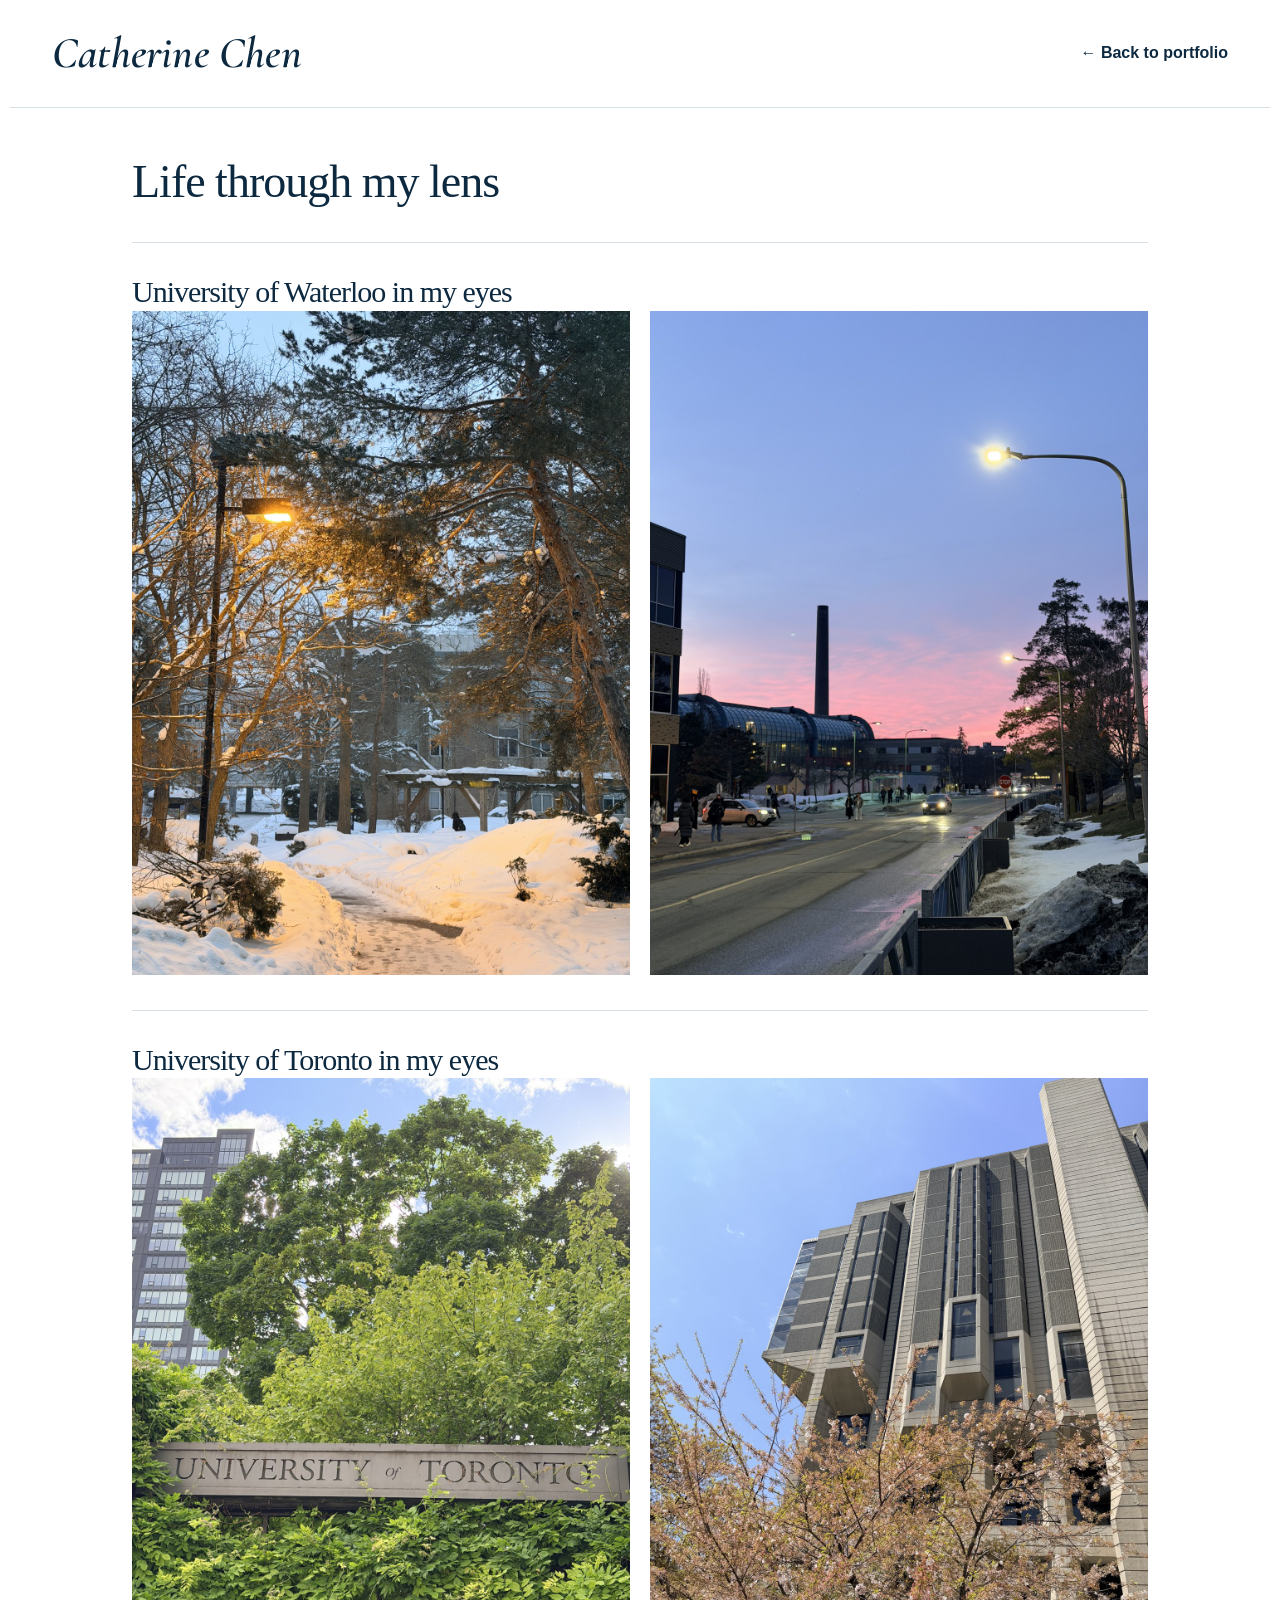
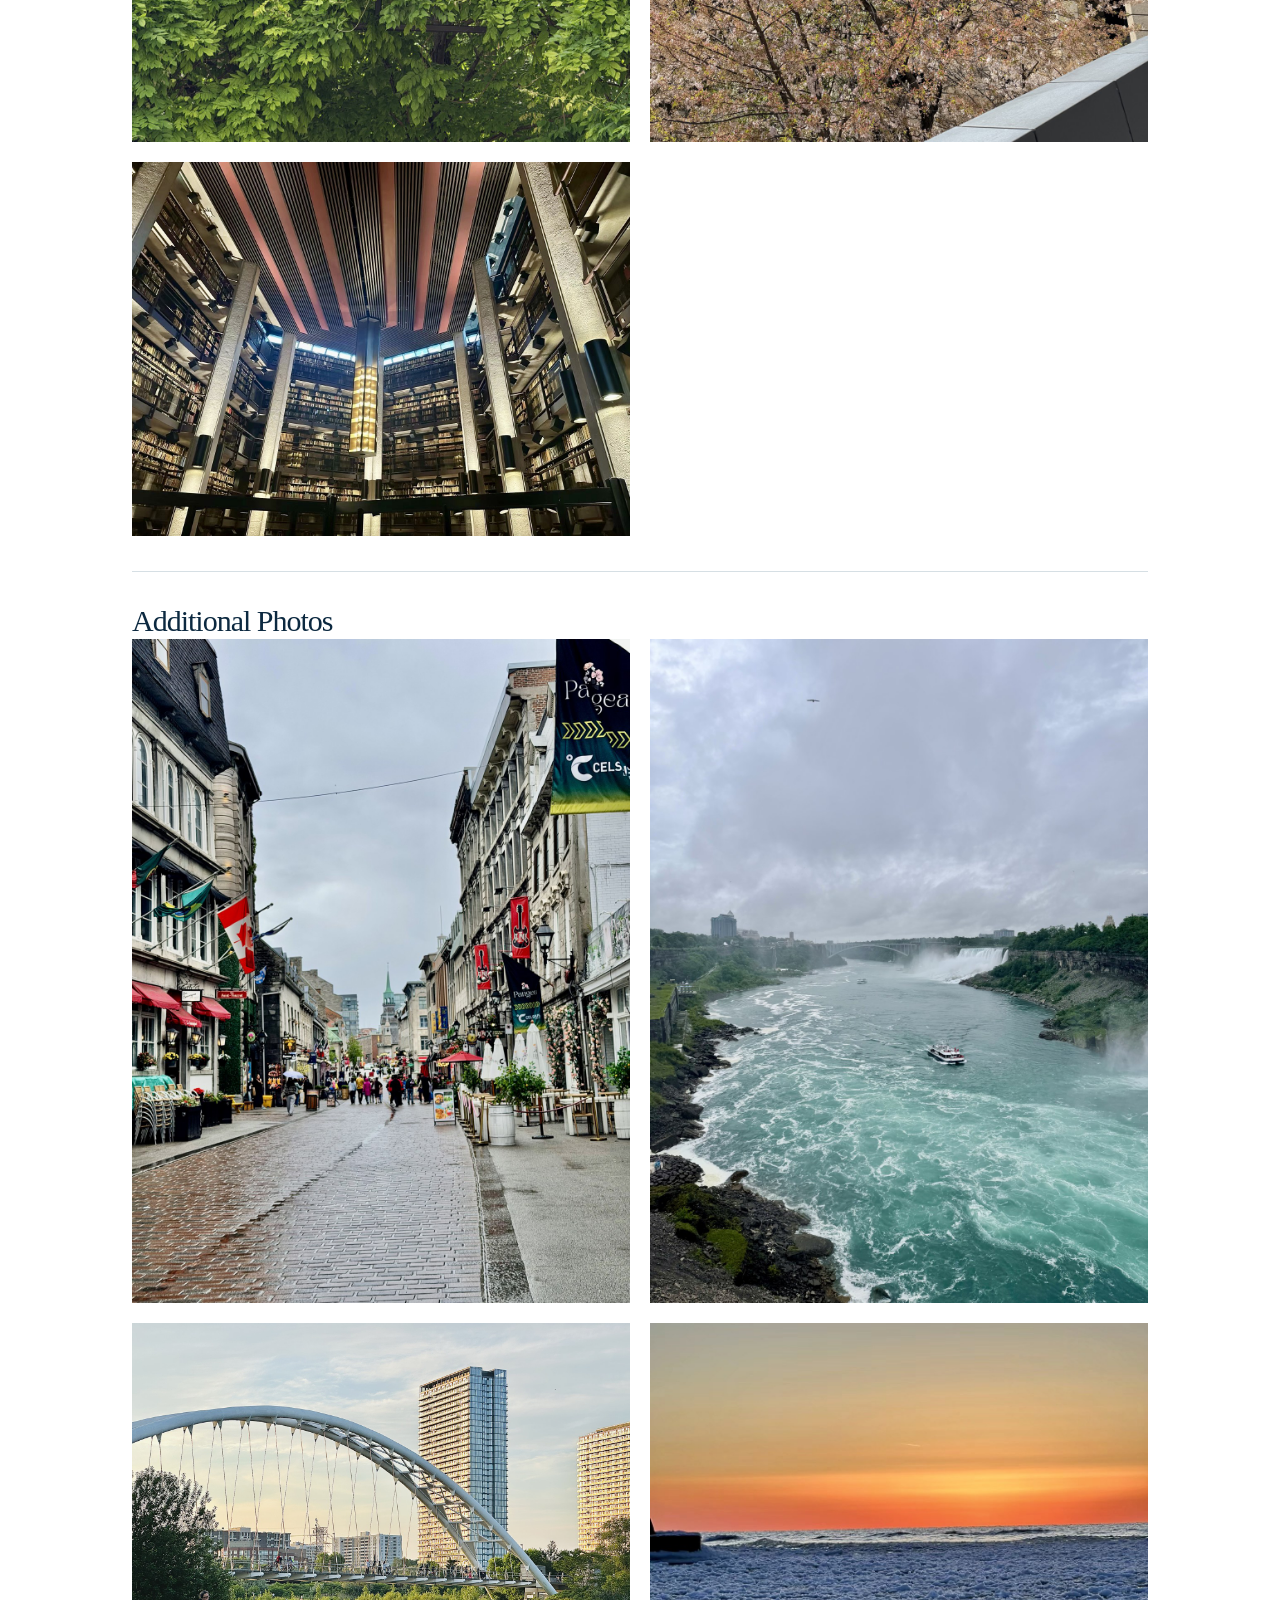
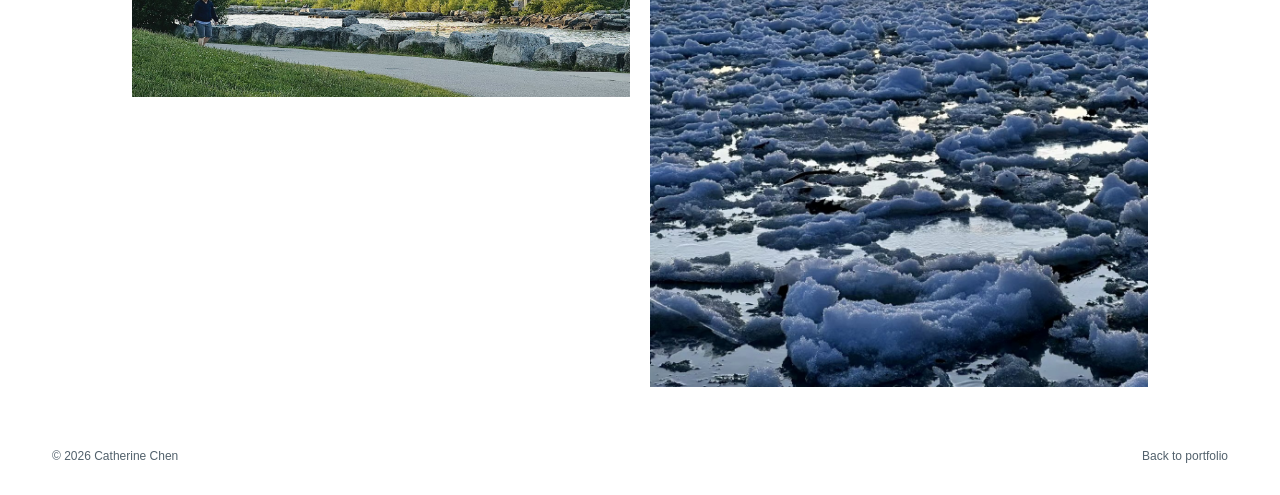
<file: photography.html>
<!doctype html>
<html lang="en">
<head><meta charset="utf-8"><meta name="viewport" content="width=device-width,initial-scale=1"><title>Life through my lens | Catherine Chen</title><meta name="description" content="Photographs by Catherine Chen, including the University of Waterloo and the University of Toronto through her eyes."><link rel="icon" type="image/svg+xml" href="data:image/svg+xml,%3Csvg xmlns='http://www.w3.org/2000/svg' viewBox='0 0 64 64'%3E%3Crect width='64' height='64' rx='12' fill='%230c2940'/%3E%3Ctext x='32' y='43' text-anchor='middle' font-family='Georgia' font-size='37' fill='%23b8ebda'%3EC%3C/text%3E%3C/svg%3E"><link rel="preconnect" href="https://fonts.googleapis.com">
<link rel="preconnect" href="https://fonts.gstatic.com" crossorigin>
<link href="https://fonts.googleapis.com/css2?family=Cormorant+Garamond:ital,wght@1,600&display=swap" rel="stylesheet">
<style>
:root{--ink:#0c2940;--muted:#52616c;--line:#d6dfe4;--accent:#14654e;--mint:#b8ebda;--paper:#fff;--pale:#f2f6f8}*{box-sizing:border-box}html{scroll-behavior:smooth;scroll-padding-top:100px}body{margin:0;background:var(--paper);color:var(--ink);font:16px/1.65 -apple-system,BlinkMacSystemFont,"Segoe UI",sans-serif}a{color:inherit;text-decoration:none}a:focus-visible{outline:3px solid #21a983;outline-offset:6px}header,main,footer{max-width:1260px;margin:auto}header{padding:27px 42px;display:flex;align-items:center;justify-content:space-between;border-bottom:1px solid var(--line)}.wordmark{font-weight:700;font-size:20px;letter-spacing:-.6px}.mark{display:none}nav{display:flex;gap:30px;font-size:14px}nav a:hover,.text-link:hover{color:var(--accent);text-decoration:underline;text-underline-offset:6px}main{padding:0 42px}.hero{padding:78px 0 84px;display:grid;grid-template-columns:1.65fr 1fr;gap:72px;align-items:center}.eyebrow,.section-number,.note-label,.company{font-size:12px;letter-spacing:1.6px;font-weight:700}.eyebrow{color:var(--accent);margin:0 0 26px}h1{font:normal clamp(44px,5vw,68px)/1.12 Georgia,serif;letter-spacing:-2.6px;margin:0 0 26px}h1 em{color:var(--accent);font-weight:normal}.intro{max-width:580px;font-size:19px;line-height:1.7;color:var(--muted)}.actions{display:flex;gap:26px;align-items:center;flex-wrap:wrap;margin-top:30px}.button{background:var(--ink);color:white;padding:13px 21px;border-radius:3px;font-weight:600;font-size:15px;display:flex;gap:25px;align-items:center}.button:hover{background:var(--accent)}.text-link{font-size:15px;font-weight:600}.location{font-size:13px;color:var(--muted);margin-top:25px}.profile-note{background:var(--ink);color:white;padding:29px 31px;position:relative;border-top:4px solid var(--mint)}.note-label{color:var(--mint);font-size:11px}.monogram{font:normal 128px/1 Georgia,serif;margin-top:28px;letter-spacing:-12px;color:var(--mint)}.monogram span{color:white}.note-degree{font:normal 30px/1.2 Georgia,serif;position:absolute;right:30px;top:92px}.note-bottom{margin-top:33px;padding-top:11px;border-top:1px solid #436072}.note-bottom p{font-size:14px;margin:15px 0 0}.note-bottom span{display:block;font-size:12px;color:#cad7df;margin-top:3px}.section{border-top:1px solid var(--line);padding:68px 0}.section-heading{margin-bottom:36px}.section-number{display:block;color:var(--accent);margin-bottom:16px}h2{font:normal 38px/1.25 Georgia,serif;letter-spacing:-1px;margin:0}h3{font-size:21px;line-height:1.4;letter-spacing:-.4px;margin:8px 0 16px}.about{display:grid;grid-template-columns:1fr 1.25fr;gap:75px}.about-content>p{margin:0 0 20px;color:var(--muted)}.skills h3{font-size:14px;letter-spacing:0;margin-top:27px}.tags{list-style:none;padding:0;display:flex;flex-wrap:wrap;gap:8px;margin:0}.tags li{font-size:13px;border:1px solid var(--line);padding:3px 11px;border-radius:3px}.honours{margin-top:29px;padding-left:17px;border-left:3px solid var(--accent)}.honours span{font-size:11px;letter-spacing:1.3px;color:var(--muted)}.honours p{font-size:14px;margin:5px 0}.horizontal{display:flex;align-items:end;justify-content:space-between;gap:30px}.horizontal>p{color:var(--muted);font-size:14px}.role{display:grid;grid-template-columns:230px 1fr;gap:40px;border-top:1px solid var(--line);padding:30px 0}.role:last-child{padding-bottom:0}.role-meta{font-size:14px}.role-meta p{margin:0}.role-meta span{color:var(--muted);font-size:13px}.company{color:var(--accent);margin:0;font-size:11px}.role h3 span{font-size:13px;color:var(--muted);font-weight:400;display:inline-block;margin-left:8px;letter-spacing:0}.role ul{padding-left:18px;margin:0;color:var(--muted)}.role li{padding-left:4px;margin:6px 0;font-size:15px}.role strong{color:var(--ink);font-weight:600}.project-grid{display:grid;grid-template-columns:1fr 1fr;gap:24px}.project{background:var(--pale);padding:30px;border-top:3px solid var(--ink);display:flex;flex-direction:column}.project-top{display:flex;justify-content:space-between;font-size:11px;letter-spacing:1.1px;color:var(--muted);margin-bottom:25px}.project-top>span:first-child{font:italic 22px Georgia,serif;color:var(--accent)}.project h3{font:normal 28px/1.2 Georgia,serif;max-width:380px}.project>p{color:var(--muted);font-size:15px;margin:0 0 20px}.metric{padding:20px 0;margin-bottom:22px;border-top:1px solid var(--line);border-bottom:1px solid var(--line)}.metric strong{font:normal 42px/1.2 Georgia,serif;color:var(--accent);display:block}.metric small{font:normal 18px Georgia,serif}.metric span{font-size:13px;color:var(--muted)}.project .tags{margin-top:auto}.contact{margin:8px 0 60px;background:var(--ink);color:white;padding:46px;display:grid;grid-template-columns:1.2fr 1fr;gap:80px}.contact .section-number{color:var(--mint)}.contact h2{font-size:44px}.contact p{color:#ced9e0;font-size:16px;margin-bottom:0}.contact-links{align-self:center}.contact-links a{display:flex;justify-content:space-between;border-bottom:1px solid #476073;padding:16px 0;font-size:16px}.contact-links a:hover{color:var(--mint)}footer{padding:0 42px 28px;display:flex;justify-content:space-between;gap:20px;font-size:12px;color:var(--muted)}.skip{position:absolute;left:20px;top:-100px;padding:12px;background:white;z-index:9}.skip:focus{top:10px}@media(max-width:950px){.hero{gap:32px}.note-degree{position:static;font-size:27px}.monogram{display:none}.about{gap:35px;grid-template-columns:1fr 1.2fr}.role{grid-template-columns:185px 1fr;gap:25px}.contact{gap:35px}}@media(max-width:680px){header{padding:20px 22px;align-items:start;gap:18px;flex-direction:column}nav{gap:23px;flex-wrap:wrap}main{padding:0 22px}.hero{grid-template-columns:1fr;padding:44px 0;gap:35px}h1{font-size:45px;letter-spacing:-1.7px}.intro{font-size:17px}.profile-note{padding:23px}.note-degree{font-size:29px;position:static;margin:20px 0}.note-degree br{display:none}.note-degree br:after{content:' '}.note-bottom{margin-top:20px}.section{padding:42px 0}.about{grid-template-columns:1fr;gap:0}h2{font-size:32px}.horizontal{display:block}.role{grid-template-columns:1fr;gap:14px;padding:25px 0}.role-meta p br{display:none}.role-meta{display:flex;gap:15px;flex-wrap:wrap}.project-grid{grid-template-columns:1fr}.project{padding:25px}.contact{grid-template-columns:1fr;padding:28px;gap:16px;margin-bottom:32px}.contact h2{font-size:36px}footer{padding:0 22px 25px;flex-wrap:wrap}footer>span:nth-child(2){display:none}}@media(prefers-reduced-motion:reduce){html{scroll-behavior:auto}}

header .wordmark{font-family:"Cormorant Garamond",Georgia,serif;font-size:36px;font-style:italic;font-weight:600;letter-spacing:.2px;line-height:1.3;white-space:nowrap}nav{gap:22px;flex-wrap:wrap}.profile-note .monogram{display:none}.profile-note .note-degree{position:static;margin:26px 0}.profile-note .note-degree br{display:block}.education-grid,.personal-grid{display:grid;grid-template-columns:1fr 1fr;gap:24px}.education-card,.personal-card{padding:28px;background:var(--pale);border-top:3px solid var(--accent)}.education-card p,.personal-card p{color:var(--muted)}.education-card h3,.personal-card h3{font:normal 26px/1.3 Georgia,serif}.small-meta{font-size:13px;color:var(--muted)}.section-intro{max-width:720px;color:var(--muted);margin:18px 0 30px}.personal-card .metric{margin:22px 0}.more-details{margin-top:18px;border-top:1px solid var(--line);padding-top:14px}.more-details summary{cursor:pointer;color:var(--accent);font-weight:600;font-size:14px}.more-details summary:focus-visible{outline:3px solid var(--accent);outline-offset:5px}.more-details p{font-size:15px;color:var(--muted)}.early-experience{margin-top:30px;border:1px solid var(--line);padding:22px 26px}.early-experience>summary{font-size:18px}.early-experience article{padding:22px 0;border-bottom:1px solid var(--line)}.early-experience article:last-child{border:0}.early-experience h3{font-size:19px;margin-bottom:6px}.early-experience p{margin:8px 0}.language-note{margin-top:26px;font-size:14px;color:var(--muted)}@media(max-width:950px){header{gap:20px;flex-wrap:wrap}}@media(max-width:680px){.education-grid,.personal-grid{grid-template-columns:1fr}.education-card,.personal-card{padding:24px}header .wordmark{font-size:34px}nav{gap:14px 20px}.early-experience{padding:18px}}


/* Personal photos and university logos */
.portrait-card{margin:0;background:var(--pale);border-bottom:3px solid var(--accent);overflow:hidden}.portrait-card>img{display:block;width:100%;height:auto;aspect-ratio:4/5;object-fit:cover;object-position:52% center}.portrait-card figcaption{padding:20px 25px}.portrait-card figcaption p{font:normal 25px/1.3 Georgia,serif;margin:9px 0 0}.school-logo{height:110px;background:transparent;margin-bottom:22px;display:flex;align-items:center;justify-content:center;padding:10px}.school-logo img{width:100%;height:100%;object-fit:contain;mix-blend-mode:multiply}.life-gallery{display:grid;grid-template-columns:1fr 1fr;gap:28px;margin:0 0 42px}.life-card{margin:0;border:1px solid var(--line);background:#fff;overflow:hidden}.life-card>img{display:block;width:100%;height:auto;aspect-ratio:3/4;object-fit:contain}.life-card figcaption{padding:26px}.life-card h3{font:normal 27px/1.25 Georgia,serif;margin:12px 0}.life-card p{color:var(--muted);margin:0;font-size:16px}.creative-heading{font:normal 28px/1.3 Georgia,serif;margin-bottom:24px}@media(max-width:680px){.portrait-card{width:100%;max-width:420px;margin:auto}.portrait-card>img{aspect-ratio:4/5}.life-gallery{grid-template-columns:1fr;gap:26px}.school-logo{height:95px}.life-card figcaption{padding:23px}}


/* Simplified headings and homepage links */
.social-links{display:flex;gap:12px;align-items:center}.social-icon{width:44px;height:44px;border:1px solid var(--ink);border-radius:50%;display:inline-flex;align-items:center;justify-content:center;color:var(--ink);transition:background .15s,color .15s}.social-icon svg{width:23px;height:23px}.social-icon:hover{background:var(--ink);color:white}.actions{gap:22px}.about{align-items:start}.about .portrait-card{max-width:400px}.about-content{padding-top:34px}h2.section-number{font-family:inherit;font-size:12px;line-height:1.65;letter-spacing:1.6px;font-weight:700;margin:0 0 20px}.section-heading{margin-bottom:24px}.section-heading.horizontal{display:block}.earlier-link{margin-top:28px}.earlier-link .button{display:inline-flex}.profile-note .note-degree{font-size:38px;line-height:1.2}.chapter-main{max-width:960px;padding-top:48px;padding-bottom:60px}.chapter-main h1{font-size:46px;letter-spacing:-1px}.chapter-list article{padding:28px 0;border-bottom:1px solid var(--line)}.chapter-list article p{color:var(--muted)}.chapter-list article .company{color:var(--accent)}@media(max-width:680px){.about-content{padding-top:0}.about .portrait-card{margin:0}.profile-note .note-degree{font-size:32px}.chapter-main h1{font-size:36px}}


/* Larger section labels and compact personal photos */
h2.section-number,.section-number{font-size:19px;line-height:1.5;letter-spacing:1.5px}.inline-link{color:var(--accent);text-decoration:underline;text-underline-offset:3px}.portrait-card{border-bottom:0}.life-gallery{max-width:800px;margin:0 auto 36px;gap:24px}.life-card>img{height:320px;aspect-ratio:auto;object-fit:contain;background:var(--pale)}.life-card figcaption{padding:20px}.life-card h3{font-size:24px}.life-card p{font-size:15px}.annuity-project{grid-column:1 / -1}.annuity-project h3{max-width:none}.project-findings{padding-left:20px;margin:0 0 22px;color:var(--muted);font-size:15px}.project-findings li{margin:8px 0}.chapter-list ul{padding-left:21px;color:var(--muted)}.chapter-list li{margin:10px 0}@media(max-width:680px){h2.section-number,.section-number{font-size:17px}.life-gallery{max-width:400px}.life-card>img{height:280px}.annuity-project{grid-column:auto}}


/* Keep six projects in a balanced two-column layout. */
.annuity-project{grid-column:auto}.project-top{gap:12px;align-items:baseline}.project-top>span:last-child{text-align:right}.project h3{max-width:none}

header nav{font-size:16px;font-weight:600;gap:24px}header nav a{padding:8px 0}header nav a:hover{color:var(--accent);text-decoration:underline;text-decoration-thickness:2px;text-underline-offset:7px}@media(max-width:680px){header nav{font-size:15px;gap:8px 20px}}

.education-grid{align-items:stretch}.education-grid>.education-card{height:100%;display:flex;flex-direction:column}.education-card .honours{margin-top:20px;margin-bottom:0;padding:14px 0 0;border-left:0;border-top:1px solid var(--line)}.education-card .honours p{color:var(--ink);margin-bottom:0}

/* Larger labels and aligned About columns */
h2.section-number,.section-number{font-size:24px;line-height:1.35;letter-spacing:1.3px}
.about{grid-template-columns:minmax(280px,400px) minmax(0,1fr);column-gap:70px;row-gap:24px;align-items:stretch}
.about>.about-title{grid-column:1 / -1;margin:0}
.about>.portrait-card{width:100%;max-width:none;margin:0;align-self:stretch;position:relative;min-height:500px}
.about>.portrait-card>img{position:absolute;inset:0;width:100%;height:100%;aspect-ratio:auto;object-fit:cover;object-position:52% center}
.about-content{padding-top:0;display:flex;flex-direction:column;min-width:0}
.about-content>p{font-size:18px;line-height:1.75;margin:0 0 24px}
.about-content .skills{margin-top:auto;padding-top:6px}
.about-content .skills h3{font-size:17px;margin:0 0 15px;letter-spacing:0}
.about-content .tags{gap:9px}
.about-content .tags li{font-size:14px;padding:5px 12px}
@media(max-width:950px){.about{grid-template-columns:minmax(240px,.9fr) minmax(0,1.2fr);column-gap:34px}.about-content>p{font-size:17px;line-height:1.7}}
@media(max-width:680px){h2.section-number,.section-number{font-size:21px}.about{grid-template-columns:1fr;row-gap:25px}.about>.about-title{grid-column:1}.about>.portrait-card{max-width:400px;min-height:0;align-self:start}.about>.portrait-card>img{position:static;height:auto;aspect-ratio:4/5}.about-content>p{font-size:17px}.about-content .skills{margin-top:0}}


.hero .intro-name{font-family:"Cormorant Garamond",Georgia,serif;font-size:1.55em;font-style:italic;font-weight:600;color:#0c2940;line-height:1.2}

/* Prominent name across the portfolio */
header .wordmark{font-size:44px;color:#0c2940;font-weight:600;line-height:1.2} @media(max-width:680px){header .wordmark{font-size:38px}}

/* Three personal interests, with consistent photo heights. */
.life-gallery{max-width:none;grid-template-columns:repeat(2,minmax(0,1fr));gap:24px}.life-card{display:flex;flex-direction:column;min-width:0}.life-card>img{height:300px;flex-shrink:0}.life-card figcaption{display:flex;flex-direction:column;flex:1}.life-card .food-note{margin-top:auto;padding-top:18px;font-size:12px;line-height:1.5;color:var(--muted)}@media(max-width:900px){.life-gallery{gap:16px}.life-card>img{height:240px}.life-card figcaption{padding:18px}.life-card h3{font-size:23px}}@media(max-width:680px){.life-gallery{grid-template-columns:1fr;max-width:400px}.life-card>img{height:280px}}


.food-more{display:inline-block;margin-top:18px;color:var(--accent);font-size:14px;font-weight:600;text-decoration:underline;text-underline-offset:4px}
</style><style>.photo-main{max-width:1100px;padding-top:48px;padding-bottom:60px}.photo-main h1{font-size:46px;letter-spacing:-1px}.photo-section{margin-top:35px;border-top:1px solid var(--line);padding-top:30px}.photo-section h2{font-size:30px}.photo-section p{color:var(--muted);max-width:650px}.photo-gallery{display:grid;grid-template-columns:repeat(2,minmax(0,1fr));gap:20px}.photo-gallery figure{margin:0}.photo-gallery img{width:100%;height:auto;display:block}@media(max-width:680px){.photo-gallery{grid-template-columns:1fr}.photo-main h1{font-size:36px}}</style></head>
<body><a class="skip" href="#main">Skip to content</a><header><a class="wordmark" href="index.html">Catherine Chen</a><nav aria-label="Main navigation"><a href="index.html#beyond">← Back to portfolio</a></nav></header><main id="main" class="photo-main"><h1>Life through my lens</h1><section class="photo-section" id="waterloo"><h2>University of Waterloo in my eyes</h2><div class="photo-gallery"><figure><a href="assets/photography/waterloo-01.jpg" target="_blank" rel="noopener" aria-label="View Waterloo photograph 1 full size"><img src="assets/photography/waterloo-01.jpg" width="1200" height="1600" alt="A snowy University of Waterloo path beneath trees and a glowing lamp" loading="lazy"></a></figure><figure><a href="assets/photography/waterloo-02.jpg" target="_blank" rel="noopener" aria-label="View Waterloo photograph 2 full size"><img src="assets/photography/waterloo-02.jpg" width="1200" height="1600" alt="Pink and blue evening sky above a snowy University of Waterloo campus road" loading="lazy"></a></figure></div></section><section class="photo-section" id="toronto"><h2>University of Toronto in my eyes</h2><div class="photo-gallery"><figure><a href="assets/photography/toronto-01.jpg" target="_blank" rel="noopener" aria-label="View Toronto photograph 1 full size"><img src="assets/photography/toronto-01.jpg" width="1200" height="1600" alt="University of Toronto through my eyes" loading="lazy"></a></figure><figure><a href="assets/photography/toronto-02.jpg" target="_blank" rel="noopener" aria-label="View Toronto photograph 2 full size"><img src="assets/photography/toronto-02.jpg" width="1200" height="1600" alt="University of Toronto building framed by flowering trees under a blue sky" loading="lazy"></a></figure><figure><a href="assets/photography/toronto-03.jpg" target="_blank" rel="noopener" aria-label="View Toronto photograph 3 full size"><img src="assets/photography/toronto-03.jpg" width="1440" height="1080" alt="Library interior with tall bookshelves and a suspended central light" loading="lazy"></a></figure></div></section><section class="photo-section" id="additional-photos"><h2>Additional Photos</h2><div class="photo-gallery"><figure><a href="assets/photography/additional-01.jpg" target="_blank" rel="noopener" aria-label="View additional photograph 1 full size"><img src="assets/photography/additional-01.jpg" width="1200" height="1600" alt="A cobblestone street lined with shops and historic buildings" loading="lazy"></a></figure><figure><a href="assets/photography/additional-02.jpg" target="_blank" rel="noopener" aria-label="View additional photograph 2 full size"><img src="assets/photography/additional-02.jpg" width="1200" height="1600" alt="A boat on a misty river beside waterfalls" loading="lazy"></a></figure><figure><a href="assets/photography/additional-03.jpg" target="_blank" rel="noopener" aria-label="View additional photograph 3 full size"><img src="assets/photography/additional-03.jpg" width="1600" height="1200" alt="An arched pedestrian bridge beside a waterfront park" loading="lazy"></a></figure><figure><a href="assets/photography/additional-04.jpg" target="_blank" rel="noopener" aria-label="View additional photograph 4 full size"><img src="assets/photography/additional-04.jpg" width="1080" height="1440" alt="Orange sunset over an icy shoreline" loading="lazy"></a></figure></div></section></main><footer><span>© 2026 Catherine Chen</span><a href="index.html#beyond">Back to portfolio</a></footer></body></html>
</file>
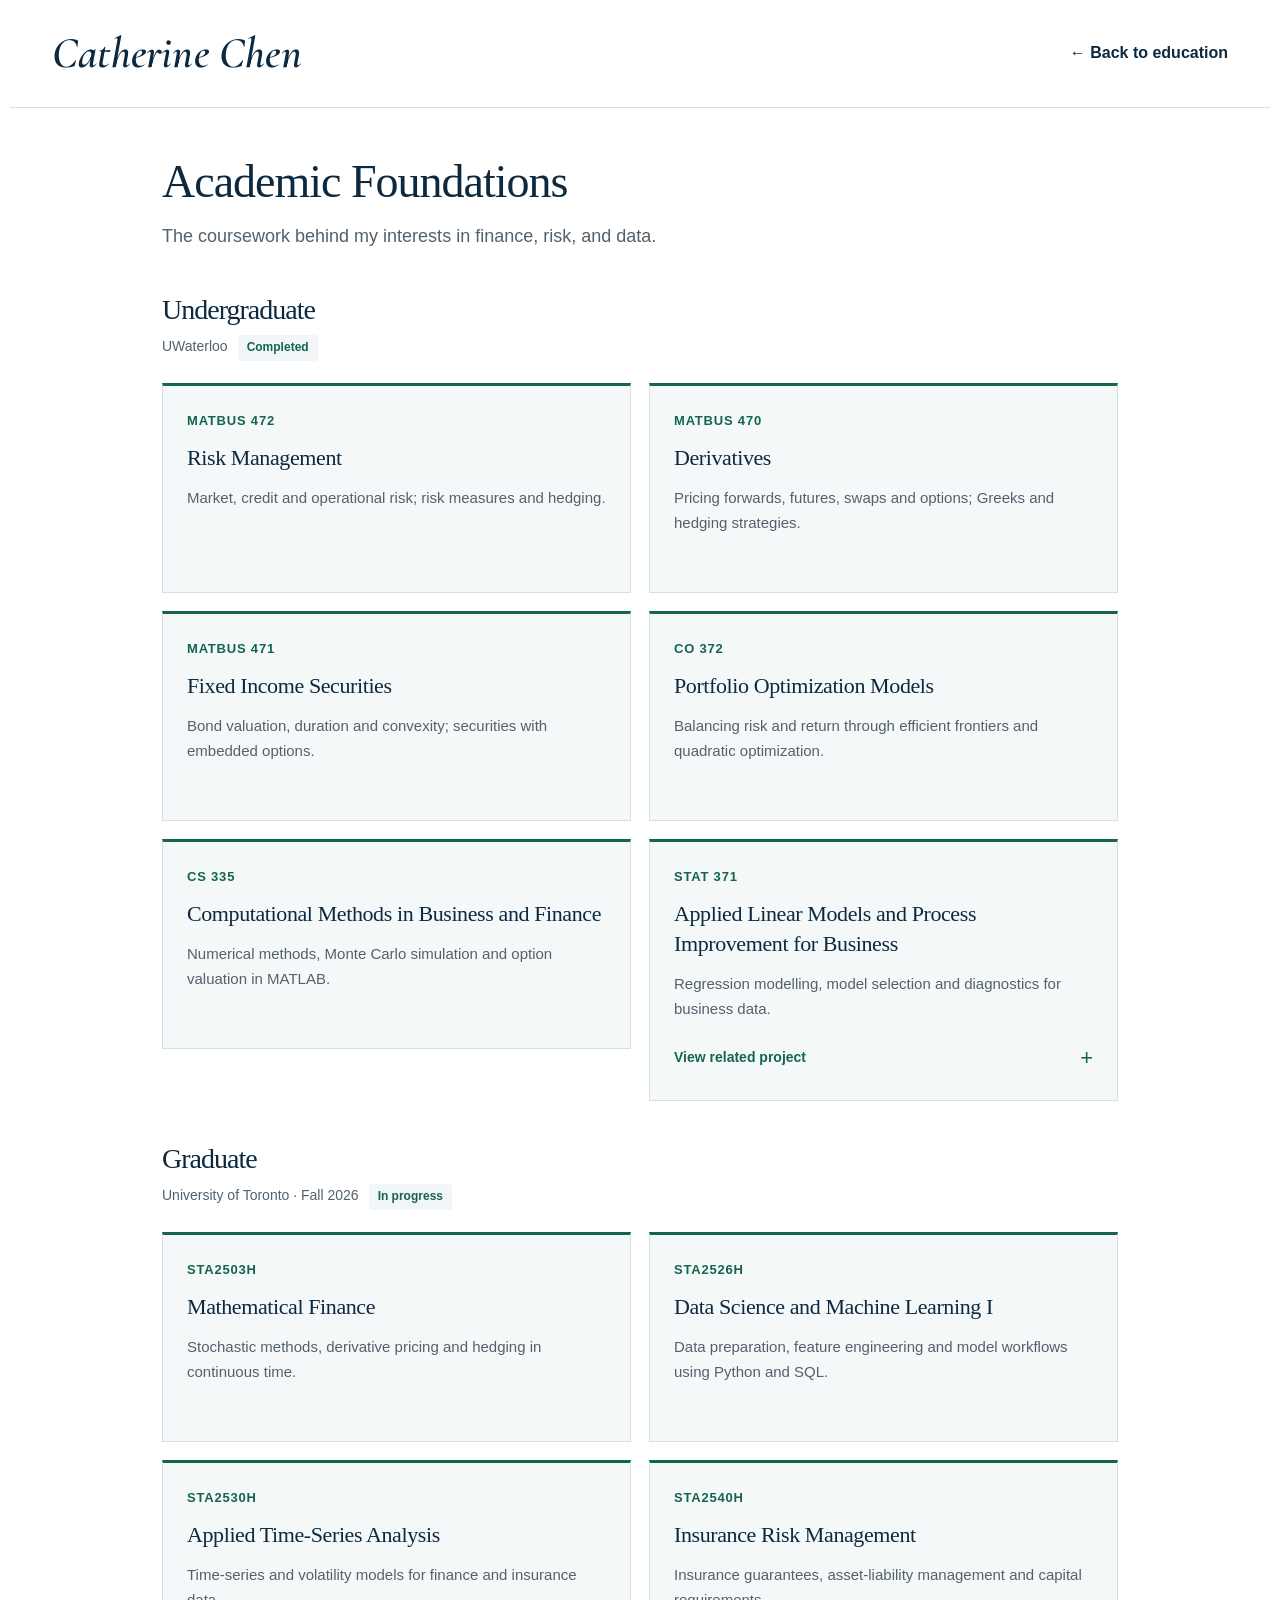
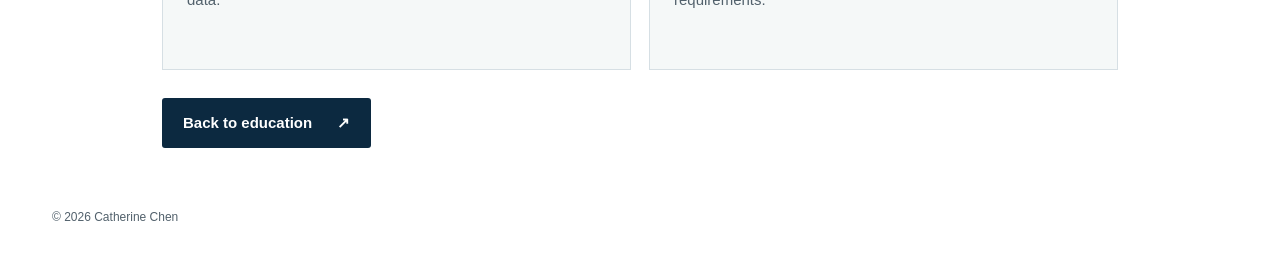
<file: relevant-courses.html>
<!doctype html>
<html lang="en">
<head><meta charset="utf-8"><meta name="viewport" content="width=device-width,initial-scale=1"><title>Academic Foundations | Catherine Chen</title><meta name="description" content="Selected undergraduate and graduate coursework in finance, risk management, and statistical modelling."><link rel="icon" type="image/svg+xml" href="data:image/svg+xml,%3Csvg xmlns='http://www.w3.org/2000/svg' viewBox='0 0 64 64'%3E%3Crect width='64' height='64' rx='12' fill='%230c2940'/%3E%3Ctext x='32' y='43' text-anchor='middle' font-family='Georgia' font-size='37' fill='%23b8ebda'%3EC%3C/text%3E%3C/svg%3E"><link rel="preconnect" href="https://fonts.googleapis.com">
<link rel="preconnect" href="https://fonts.gstatic.com" crossorigin>
<link href="https://fonts.googleapis.com/css2?family=Cormorant+Garamond:ital,wght@1,600&display=swap" rel="stylesheet">
<style>
:root{--ink:#0c2940;--muted:#52616c;--line:#d6dfe4;--accent:#14654e;--mint:#b8ebda;--paper:#fff;--pale:#f2f6f8}*{box-sizing:border-box}html{scroll-behavior:smooth;scroll-padding-top:100px}body{margin:0;background:var(--paper);color:var(--ink);font:16px/1.65 -apple-system,BlinkMacSystemFont,"Segoe UI",sans-serif}a{color:inherit;text-decoration:none}a:focus-visible{outline:3px solid #21a983;outline-offset:6px}header,main,footer{max-width:1260px;margin:auto}header{padding:27px 42px;display:flex;align-items:center;justify-content:space-between;border-bottom:1px solid var(--line)}.wordmark{font-weight:700;font-size:20px;letter-spacing:-.6px}.mark{display:none}nav{display:flex;gap:30px;font-size:14px}nav a:hover,.text-link:hover{color:var(--accent);text-decoration:underline;text-underline-offset:6px}main{padding:0 42px}.hero{padding:78px 0 84px;display:grid;grid-template-columns:1.65fr 1fr;gap:72px;align-items:center}.eyebrow,.section-number,.note-label,.company{font-size:12px;letter-spacing:1.6px;font-weight:700}.eyebrow{color:var(--accent);margin:0 0 26px}h1{font:normal clamp(44px,5vw,68px)/1.12 Georgia,serif;letter-spacing:-2.6px;margin:0 0 26px}h1 em{color:var(--accent);font-weight:normal}.intro{max-width:580px;font-size:19px;line-height:1.7;color:var(--muted)}.actions{display:flex;gap:26px;align-items:center;flex-wrap:wrap;margin-top:30px}.button{background:var(--ink);color:white;padding:13px 21px;border-radius:3px;font-weight:600;font-size:15px;display:flex;gap:25px;align-items:center}.button:hover{background:var(--accent)}.text-link{font-size:15px;font-weight:600}.location{font-size:13px;color:var(--muted);margin-top:25px}.profile-note{background:var(--ink);color:white;padding:29px 31px;position:relative;border-top:4px solid var(--mint)}.note-label{color:var(--mint);font-size:11px}.monogram{font:normal 128px/1 Georgia,serif;margin-top:28px;letter-spacing:-12px;color:var(--mint)}.monogram span{color:white}.note-degree{font:normal 30px/1.2 Georgia,serif;position:absolute;right:30px;top:92px}.note-bottom{margin-top:33px;padding-top:11px;border-top:1px solid #436072}.note-bottom p{font-size:14px;margin:15px 0 0}.note-bottom span{display:block;font-size:12px;color:#cad7df;margin-top:3px}.section{border-top:1px solid var(--line);padding:68px 0}.section-heading{margin-bottom:36px}.section-number{display:block;color:var(--accent);margin-bottom:16px}h2{font:normal 38px/1.25 Georgia,serif;letter-spacing:-1px;margin:0}h3{font-size:21px;line-height:1.4;letter-spacing:-.4px;margin:8px 0 16px}.about{display:grid;grid-template-columns:1fr 1.25fr;gap:75px}.about-content>p{margin:0 0 20px;color:var(--muted)}.skills h3{font-size:14px;letter-spacing:0;margin-top:27px}.tags{list-style:none;padding:0;display:flex;flex-wrap:wrap;gap:8px;margin:0}.tags li{font-size:13px;border:1px solid var(--line);padding:3px 11px;border-radius:3px}.honours{margin-top:29px;padding-left:17px;border-left:3px solid var(--accent)}.honours span{font-size:11px;letter-spacing:1.3px;color:var(--muted)}.honours p{font-size:14px;margin:5px 0}.horizontal{display:flex;align-items:end;justify-content:space-between;gap:30px}.horizontal>p{color:var(--muted);font-size:14px}.role{display:grid;grid-template-columns:230px 1fr;gap:40px;border-top:1px solid var(--line);padding:30px 0}.role:last-child{padding-bottom:0}.role-meta{font-size:14px}.role-meta p{margin:0}.role-meta span{color:var(--muted);font-size:13px}.company{color:var(--accent);margin:0;font-size:11px}.role h3 span{font-size:13px;color:var(--muted);font-weight:400;display:inline-block;margin-left:8px;letter-spacing:0}.role ul{padding-left:18px;margin:0;color:var(--muted)}.role li{padding-left:4px;margin:6px 0;font-size:15px}.role strong{color:var(--ink);font-weight:600}.project-grid{display:grid;grid-template-columns:1fr 1fr;gap:24px}.project{background:var(--pale);padding:30px;border-top:3px solid var(--ink);display:flex;flex-direction:column}.project-top{display:flex;justify-content:space-between;font-size:11px;letter-spacing:1.1px;color:var(--muted);margin-bottom:25px}.project-top>span:first-child{font:italic 22px Georgia,serif;color:var(--accent)}.project h3{font:normal 28px/1.2 Georgia,serif;max-width:380px}.project>p{color:var(--muted);font-size:15px;margin:0 0 20px}.metric{padding:20px 0;margin-bottom:22px;border-top:1px solid var(--line);border-bottom:1px solid var(--line)}.metric strong{font:normal 42px/1.2 Georgia,serif;color:var(--accent);display:block}.metric small{font:normal 18px Georgia,serif}.metric span{font-size:13px;color:var(--muted)}.project .tags{margin-top:auto}.contact{margin:8px 0 60px;background:var(--ink);color:white;padding:46px;display:grid;grid-template-columns:1.2fr 1fr;gap:80px}.contact .section-number{color:var(--mint)}.contact h2{font-size:44px}.contact p{color:#ced9e0;font-size:16px;margin-bottom:0}.contact-links{align-self:center}.contact-links a{display:flex;justify-content:space-between;border-bottom:1px solid #476073;padding:16px 0;font-size:16px}.contact-links a:hover{color:var(--mint)}footer{padding:0 42px 28px;display:flex;justify-content:space-between;gap:20px;font-size:12px;color:var(--muted)}.skip{position:absolute;left:20px;top:-100px;padding:12px;background:white;z-index:9}.skip:focus{top:10px}@media(max-width:950px){.hero{gap:32px}.note-degree{position:static;font-size:27px}.monogram{display:none}.about{gap:35px;grid-template-columns:1fr 1.2fr}.role{grid-template-columns:185px 1fr;gap:25px}.contact{gap:35px}}@media(max-width:680px){header{padding:20px 22px;align-items:start;gap:18px;flex-direction:column}nav{gap:23px;flex-wrap:wrap}main{padding:0 22px}.hero{grid-template-columns:1fr;padding:44px 0;gap:35px}h1{font-size:45px;letter-spacing:-1.7px}.intro{font-size:17px}.profile-note{padding:23px}.note-degree{font-size:29px;position:static;margin:20px 0}.note-degree br{display:none}.note-degree br:after{content:' '}.note-bottom{margin-top:20px}.section{padding:42px 0}.about{grid-template-columns:1fr;gap:0}h2{font-size:32px}.horizontal{display:block}.role{grid-template-columns:1fr;gap:14px;padding:25px 0}.role-meta p br{display:none}.role-meta{display:flex;gap:15px;flex-wrap:wrap}.project-grid{grid-template-columns:1fr}.project{padding:25px}.contact{grid-template-columns:1fr;padding:28px;gap:16px;margin-bottom:32px}.contact h2{font-size:36px}footer{padding:0 22px 25px;flex-wrap:wrap}footer>span:nth-child(2){display:none}}@media(prefers-reduced-motion:reduce){html{scroll-behavior:auto}}

header .wordmark{font-family:"Cormorant Garamond",Georgia,serif;font-size:36px;font-style:italic;font-weight:600;letter-spacing:.2px;line-height:1.3;white-space:nowrap}nav{gap:22px;flex-wrap:wrap}.profile-note .monogram{display:none}.profile-note .note-degree{position:static;margin:26px 0}.profile-note .note-degree br{display:block}.education-grid,.personal-grid{display:grid;grid-template-columns:1fr 1fr;gap:24px}.education-card,.personal-card{padding:28px;background:var(--pale);border-top:3px solid var(--accent)}.education-card p,.personal-card p{color:var(--muted)}.education-card h3,.personal-card h3{font:normal 26px/1.3 Georgia,serif}.small-meta{font-size:13px;color:var(--muted)}.section-intro{max-width:720px;color:var(--muted);margin:18px 0 30px}.personal-card .metric{margin:22px 0}.more-details{margin-top:18px;border-top:1px solid var(--line);padding-top:14px}.more-details summary{cursor:pointer;color:var(--accent);font-weight:600;font-size:14px}.more-details summary:focus-visible{outline:3px solid var(--accent);outline-offset:5px}.more-details p{font-size:15px;color:var(--muted)}.early-experience{margin-top:30px;border:1px solid var(--line);padding:22px 26px}.early-experience>summary{font-size:18px}.early-experience article{padding:22px 0;border-bottom:1px solid var(--line)}.early-experience article:last-child{border:0}.early-experience h3{font-size:19px;margin-bottom:6px}.early-experience p{margin:8px 0}.language-note{margin-top:26px;font-size:14px;color:var(--muted)}@media(max-width:950px){header{gap:20px;flex-wrap:wrap}}@media(max-width:680px){.education-grid,.personal-grid{grid-template-columns:1fr}.education-card,.personal-card{padding:24px}header .wordmark{font-size:34px}nav{gap:14px 20px}.early-experience{padding:18px}}


/* Personal photos and university logos */
.portrait-card{margin:0;background:var(--pale);border-bottom:3px solid var(--accent);overflow:hidden}.portrait-card>img{display:block;width:100%;height:auto;aspect-ratio:4/5;object-fit:cover;object-position:52% center}.portrait-card figcaption{padding:20px 25px}.portrait-card figcaption p{font:normal 25px/1.3 Georgia,serif;margin:9px 0 0}.school-logo{height:110px;background:transparent;margin-bottom:22px;display:flex;align-items:center;justify-content:center;padding:10px}.school-logo img{width:100%;height:100%;object-fit:contain;mix-blend-mode:multiply}.life-gallery{display:grid;grid-template-columns:1fr 1fr;gap:28px;margin:0 0 42px}.life-card{margin:0;border:1px solid var(--line);background:#fff;overflow:hidden}.life-card>img{display:block;width:100%;height:auto;aspect-ratio:3/4;object-fit:contain}.life-card figcaption{padding:26px}.life-card h3{font:normal 27px/1.25 Georgia,serif;margin:12px 0}.life-card p{color:var(--muted);margin:0;font-size:16px}.creative-heading{font:normal 28px/1.3 Georgia,serif;margin-bottom:24px}@media(max-width:680px){.portrait-card{width:100%;max-width:420px;margin:auto}.portrait-card>img{aspect-ratio:4/5}.life-gallery{grid-template-columns:1fr;gap:26px}.school-logo{height:95px}.life-card figcaption{padding:23px}}


/* Simplified headings and homepage links */
.social-links{display:flex;gap:12px;align-items:center}.social-icon{width:44px;height:44px;border:1px solid var(--ink);border-radius:50%;display:inline-flex;align-items:center;justify-content:center;color:var(--ink);transition:background .15s,color .15s}.social-icon svg{width:23px;height:23px}.social-icon:hover{background:var(--ink);color:white}.actions{gap:22px}.about{align-items:start}.about .portrait-card{max-width:400px}.about-content{padding-top:34px}h2.section-number{font-family:inherit;font-size:12px;line-height:1.65;letter-spacing:1.6px;font-weight:700;margin:0 0 20px}.section-heading{margin-bottom:24px}.section-heading.horizontal{display:block}.earlier-link{margin-top:28px}.earlier-link .button{display:inline-flex}.profile-note .note-degree{font-size:38px;line-height:1.2}.chapter-main{max-width:960px;padding-top:48px;padding-bottom:60px}.chapter-main h1{font-size:46px;letter-spacing:-1px}.chapter-list article{padding:28px 0;border-bottom:1px solid var(--line)}.chapter-list article p{color:var(--muted)}.chapter-list article .company{color:var(--accent)}@media(max-width:680px){.about-content{padding-top:0}.about .portrait-card{margin:0}.profile-note .note-degree{font-size:32px}.chapter-main h1{font-size:36px}}


/* Larger section labels and compact personal photos */
h2.section-number,.section-number{font-size:19px;line-height:1.5;letter-spacing:1.5px}.inline-link{color:var(--accent);text-decoration:underline;text-underline-offset:3px}.portrait-card{border-bottom:0}.life-gallery{max-width:800px;margin:0 auto 36px;gap:24px}.life-card>img{height:320px;aspect-ratio:auto;object-fit:contain;background:var(--pale)}.life-card figcaption{padding:20px}.life-card h3{font-size:24px}.life-card p{font-size:15px}.annuity-project{grid-column:1 / -1}.annuity-project h3{max-width:none}.project-findings{padding-left:20px;margin:0 0 22px;color:var(--muted);font-size:15px}.project-findings li{margin:8px 0}.chapter-list ul{padding-left:21px;color:var(--muted)}.chapter-list li{margin:10px 0}@media(max-width:680px){h2.section-number,.section-number{font-size:17px}.life-gallery{max-width:400px}.life-card>img{height:280px}.annuity-project{grid-column:auto}}


/* Keep six projects in a balanced two-column layout. */
.annuity-project{grid-column:auto}.project-top{gap:12px;align-items:baseline}.project-top>span:last-child{text-align:right}.project h3{max-width:none}

header nav{font-size:16px;font-weight:600;gap:24px}header nav a{padding:8px 0}header nav a:hover{color:var(--accent);text-decoration:underline;text-decoration-thickness:2px;text-underline-offset:7px}@media(max-width:680px){header nav{font-size:15px;gap:8px 20px}}

/* Prominent name across the portfolio */
header .wordmark{font-size:44px;color:#0c2940;font-weight:600;line-height:1.2} @media(max-width:680px){header .wordmark{font-size:38px}}
</style><style>
.courses-main{max-width:1040px;padding-top:48px;padding-bottom:60px}
.courses-main h1{font-size:46px;letter-spacing:-1px;margin-bottom:14px}
.courses-intro{font-size:18px;line-height:1.7;color:var(--muted);margin:0 0 40px}
.course-group{margin-top:40px}.course-group h2{font-size:28px;margin:0 0 8px}
.course-group .small-meta{margin:0 0 22px;font-size:14px}
.course-status{display:inline-block;margin-left:10px;padding:3px 9px;border-radius:3px;background:var(--pale);color:var(--accent);font-size:12px;font-weight:600}
.course-list{list-style:none;padding:0;margin:0;display:grid;grid-template-columns:repeat(2,minmax(0,1fr));gap:18px}
.course-card{padding:24px;background:#f5f8f8;border:1px solid var(--line);border-top:3px solid var(--accent);display:flex;flex-direction:column;align-items:flex-start}
.course-code{color:var(--accent);font-size:13px;font-weight:700;letter-spacing:.8px;text-decoration:none}
.course-code:hover{text-decoration:underline;text-underline-offset:4px}
.course-card h3{font-family:Georgia,serif;font-size:22px;line-height:1.35;font-weight:400;margin:12px 0}
.course-card p{font-size:15px;line-height:1.7;color:var(--muted);margin:0}
.course-card .course-project{font-size:14px;font-weight:600;color:var(--accent);margin-top:18px;text-decoration:underline;text-underline-offset:4px}
.course-code:focus-visible,.course-project:focus-visible{outline:2px solid var(--accent);outline-offset:4px}
@media(max-width:680px){.course-list{grid-template-columns:1fr}.courses-main h1{font-size:36px}.course-card{padding:22px}.course-group h2{font-size:25px}.course-status{margin-left:6px}}
</style><style>
.course-list{align-items:start}.course-card{min-height:210px}
.course-project-details{width:100%;margin-top:18px}
.course-project-details summary{display:flex;align-items:center;justify-content:space-between;gap:12px;cursor:pointer;list-style:none;color:var(--accent);font-size:14px;font-weight:600}
.course-project-details summary::-webkit-details-marker{display:none}
.course-project-details summary::after{content:'+';font-size:22px;font-weight:400}
.course-project-details[open] summary::after{content:'−'}
.course-project-details .project-hide,.course-project-details[open] .project-show{display:none}
.course-project-details[open] .project-hide{display:inline}
.course-project-details summary:focus-visible{outline:2px solid var(--accent);outline-offset:4px}
.course-project-story{margin-top:18px;padding-top:18px;border-top:1px solid var(--line)}
.course-project-story h4{font-size:17px;line-height:1.5;margin:0 0 12px}
.course-project-story ul{font-size:14px;line-height:1.7;color:var(--muted);padding-left:19px;margin:14px 0}
.course-project-story li{margin:8px 0}.course-project-story .project-fit-note{font-size:12px}
</style><style>.course-project-story .course-project{display:inline-block;margin-top:16px}</style></head><body><a class="skip" href="#main">Skip to content</a><header><a class="wordmark" href="index.html">Catherine Chen</a><nav aria-label="Main navigation"><a href="index.html#education">← Back to education</a></nav></header><main id="main" class="courses-main"><h1>Academic Foundations</h1><p class="courses-intro">The coursework behind my interests in finance, risk, and data.</p><section class="course-group"><h2>Undergraduate</h2><p class="small-meta">UWaterloo<span class="course-status">Completed</span></p><ul class="course-list"><li class="course-card"><a class="course-code" href="https://ucalendar.uwaterloo.ca/2324/COURSE/course-MATBUS.html#MATBUS472" target="_blank" rel="noopener noreferrer" aria-label="Official course description for MATBUS 472">MATBUS 472</a><h3>Risk Management</h3><p>Market, credit and operational risk; risk measures and hedging.</p></li><li class="course-card"><a class="course-code" href="https://ucalendar.uwaterloo.ca/2324/COURSE/course-MATBUS.html#MATBUS470" target="_blank" rel="noopener noreferrer" aria-label="Official course description for MATBUS 470">MATBUS 470</a><h3>Derivatives</h3><p>Pricing forwards, futures, swaps and options; Greeks and hedging strategies.</p></li><li class="course-card"><a class="course-code" href="https://ucalendar.uwaterloo.ca/2324/COURSE/course-MATBUS.html#MATBUS471" target="_blank" rel="noopener noreferrer" aria-label="Official course description for MATBUS 471">MATBUS 471</a><h3>Fixed Income Securities</h3><p>Bond valuation, duration and convexity; securities with embedded options.</p></li><li class="course-card"><a class="course-code" href="https://ucalendar.uwaterloo.ca/2324/COURSE/course-CO.html#CO372" target="_blank" rel="noopener noreferrer" aria-label="Official course description for CO 372">CO 372</a><h3>Portfolio Optimization Models</h3><p>Balancing risk and return through efficient frontiers and quadratic optimization.</p></li><li class="course-card"><a class="course-code" href="https://ucalendar.uwaterloo.ca/2324/COURSE/course-CS.html#CS335" target="_blank" rel="noopener noreferrer" aria-label="Official course description for CS 335">CS 335</a><h3>Computational Methods in Business and Finance</h3><p>Numerical methods, Monte Carlo simulation and option valuation in MATLAB.</p></li><li class="course-card"><a class="course-code" href="https://ucalendar.uwaterloo.ca/2324/COURSE/course-STAT.html#STAT371" target="_blank" rel="noopener noreferrer" aria-label="Official course description for STAT 371">STAT 371</a><h3>Applied Linear Models and Process Improvement for Business</h3><p>Regression modelling, model selection and diagnostics for business data.</p><details class="course-project-details"><summary><span class="project-show">View related project</span><span class="project-hide">Hide related project</span></summary><div class="course-project-story"><h4>Modelling automobile prices</h4><p>In a team of three, I used R to analyse 199 vehicles, compare regression models and check diagnostics. Our final eight-predictor model achieved an adjusted R² of 0.907 on the analysed sample.</p><a class="course-project" href="assets/reports/STAT-371-Group-Project.pdf" target="_blank" rel="noopener noreferrer">View report <span aria-hidden="true">↗</span></a></div></details></li></ul></section><section class="course-group"><h2>Graduate</h2><p class="small-meta">University of Toronto · Fall 2026<span class="course-status">In progress</span></p><ul class="course-list"><li class="course-card"><a class="course-code" href="https://sgs.calendar.utoronto.ca/course/sta2503h" target="_blank" rel="noopener noreferrer" aria-label="Official course description for STA2503H">STA2503H</a><h3>Mathematical Finance</h3><p>Stochastic methods, derivative pricing and hedging in continuous time.</p></li><li class="course-card"><a class="course-code" href="https://sgs.calendar.utoronto.ca/course/sta2526h" target="_blank" rel="noopener noreferrer" aria-label="Official course description for STA2526H">STA2526H</a><h3>Data Science and Machine Learning I</h3><p>Data preparation, feature engineering and model workflows using Python and SQL.</p></li><li class="course-card"><a class="course-code" href="https://sgs.calendar.utoronto.ca/course/sta2530h" target="_blank" rel="noopener noreferrer" aria-label="Official course description for STA2530H">STA2530H</a><h3>Applied Time-Series Analysis</h3><p>Time-series and volatility models for finance and insurance data.</p></li><li class="course-card"><a class="course-code" href="https://sgs.calendar.utoronto.ca/course/sta2540h" target="_blank" rel="noopener noreferrer" aria-label="Official course description for STA2540H">STA2540H</a><h3>Insurance Risk Management</h3><p>Insurance guarantees, asset-liability management and capital requirements.</p></li></ul></section><div class="earlier-link"><a class="button" href="index.html#education">Back to education <span aria-hidden="true">↗</span></a></div></main><footer><span>© 2026 Catherine Chen</span></footer></body></html>
</file>
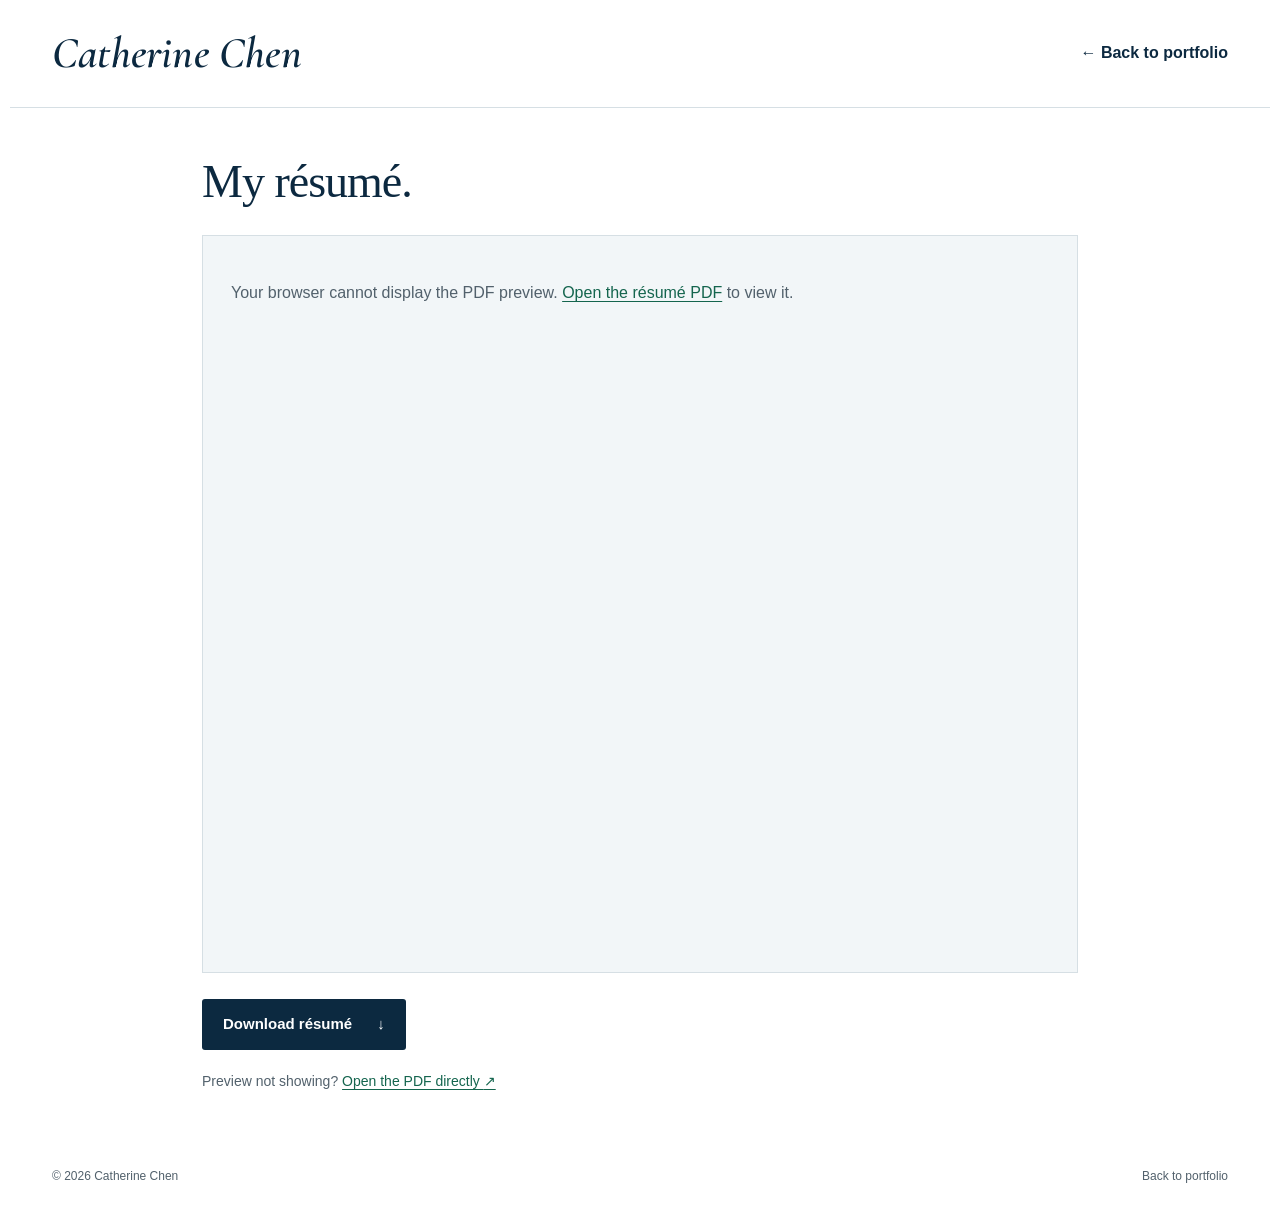
<file: resume.html>
<!doctype html>
<html lang="en">
<head><meta charset="utf-8"><meta name="viewport" content="width=device-width,initial-scale=1"><title>Résumé | Catherine Chen</title><meta name="description" content="View or download Catherine Chen’s résumé."><link rel="icon" type="image/svg+xml" href="data:image/svg+xml,%3Csvg xmlns='http://www.w3.org/2000/svg' viewBox='0 0 64 64'%3E%3Crect width='64' height='64' rx='12' fill='%230c2940'/%3E%3Ctext x='32' y='43' text-anchor='middle' font-family='Georgia' font-size='37' fill='%23b8ebda'%3EC%3C/text%3E%3C/svg%3E"><link rel="preconnect" href="https://fonts.googleapis.com">
<link rel="preconnect" href="https://fonts.gstatic.com" crossorigin>
<link href="https://fonts.googleapis.com/css2?family=Cormorant+Garamond:ital,wght@1,600&display=swap" rel="stylesheet">
<style>
:root{--ink:#0c2940;--muted:#52616c;--line:#d6dfe4;--accent:#14654e;--mint:#b8ebda;--paper:#fff;--pale:#f2f6f8}*{box-sizing:border-box}html{scroll-behavior:smooth;scroll-padding-top:100px}body{margin:0;background:var(--paper);color:var(--ink);font:16px/1.65 -apple-system,BlinkMacSystemFont,"Segoe UI",sans-serif}a{color:inherit;text-decoration:none}a:focus-visible{outline:3px solid #21a983;outline-offset:6px}header,main,footer{max-width:1260px;margin:auto}header{padding:27px 42px;display:flex;align-items:center;justify-content:space-between;border-bottom:1px solid var(--line)}.wordmark{font-weight:700;font-size:20px;letter-spacing:-.6px}.mark{display:none}nav{display:flex;gap:30px;font-size:14px}nav a:hover,.text-link:hover{color:var(--accent);text-decoration:underline;text-underline-offset:6px}main{padding:0 42px}.hero{padding:78px 0 84px;display:grid;grid-template-columns:1.65fr 1fr;gap:72px;align-items:center}.eyebrow,.section-number,.note-label,.company{font-size:12px;letter-spacing:1.6px;font-weight:700}.eyebrow{color:var(--accent);margin:0 0 26px}h1{font:normal clamp(44px,5vw,68px)/1.12 Georgia,serif;letter-spacing:-2.6px;margin:0 0 26px}h1 em{color:var(--accent);font-weight:normal}.intro{max-width:580px;font-size:19px;line-height:1.7;color:var(--muted)}.actions{display:flex;gap:26px;align-items:center;flex-wrap:wrap;margin-top:30px}.button{background:var(--ink);color:white;padding:13px 21px;border-radius:3px;font-weight:600;font-size:15px;display:flex;gap:25px;align-items:center}.button:hover{background:var(--accent)}.text-link{font-size:15px;font-weight:600}.location{font-size:13px;color:var(--muted);margin-top:25px}.profile-note{background:var(--ink);color:white;padding:29px 31px;position:relative;border-top:4px solid var(--mint)}.note-label{color:var(--mint);font-size:11px}.monogram{font:normal 128px/1 Georgia,serif;margin-top:28px;letter-spacing:-12px;color:var(--mint)}.monogram span{color:white}.note-degree{font:normal 30px/1.2 Georgia,serif;position:absolute;right:30px;top:92px}.note-bottom{margin-top:33px;padding-top:11px;border-top:1px solid #436072}.note-bottom p{font-size:14px;margin:15px 0 0}.note-bottom span{display:block;font-size:12px;color:#cad7df;margin-top:3px}.section{border-top:1px solid var(--line);padding:68px 0}.section-heading{margin-bottom:36px}.section-number{display:block;color:var(--accent);margin-bottom:16px}h2{font:normal 38px/1.25 Georgia,serif;letter-spacing:-1px;margin:0}h3{font-size:21px;line-height:1.4;letter-spacing:-.4px;margin:8px 0 16px}.about{display:grid;grid-template-columns:1fr 1.25fr;gap:75px}.about-content>p{margin:0 0 20px;color:var(--muted)}.skills h3{font-size:14px;letter-spacing:0;margin-top:27px}.tags{list-style:none;padding:0;display:flex;flex-wrap:wrap;gap:8px;margin:0}.tags li{font-size:13px;border:1px solid var(--line);padding:3px 11px;border-radius:3px}.honours{margin-top:29px;padding-left:17px;border-left:3px solid var(--accent)}.honours span{font-size:11px;letter-spacing:1.3px;color:var(--muted)}.honours p{font-size:14px;margin:5px 0}.horizontal{display:flex;align-items:end;justify-content:space-between;gap:30px}.horizontal>p{color:var(--muted);font-size:14px}.role{display:grid;grid-template-columns:230px 1fr;gap:40px;border-top:1px solid var(--line);padding:30px 0}.role:last-child{padding-bottom:0}.role-meta{font-size:14px}.role-meta p{margin:0}.role-meta span{color:var(--muted);font-size:13px}.company{color:var(--accent);margin:0;font-size:11px}.role h3 span{font-size:13px;color:var(--muted);font-weight:400;display:inline-block;margin-left:8px;letter-spacing:0}.role ul{padding-left:18px;margin:0;color:var(--muted)}.role li{padding-left:4px;margin:6px 0;font-size:15px}.role strong{color:var(--ink);font-weight:600}.project-grid{display:grid;grid-template-columns:1fr 1fr;gap:24px}.project{background:var(--pale);padding:30px;border-top:3px solid var(--ink);display:flex;flex-direction:column}.project-top{display:flex;justify-content:space-between;font-size:11px;letter-spacing:1.1px;color:var(--muted);margin-bottom:25px}.project-top>span:first-child{font:italic 22px Georgia,serif;color:var(--accent)}.project h3{font:normal 28px/1.2 Georgia,serif;max-width:380px}.project>p{color:var(--muted);font-size:15px;margin:0 0 20px}.metric{padding:20px 0;margin-bottom:22px;border-top:1px solid var(--line);border-bottom:1px solid var(--line)}.metric strong{font:normal 42px/1.2 Georgia,serif;color:var(--accent);display:block}.metric small{font:normal 18px Georgia,serif}.metric span{font-size:13px;color:var(--muted)}.project .tags{margin-top:auto}.contact{margin:8px 0 60px;background:var(--ink);color:white;padding:46px;display:grid;grid-template-columns:1.2fr 1fr;gap:80px}.contact .section-number{color:var(--mint)}.contact h2{font-size:44px}.contact p{color:#ced9e0;font-size:16px;margin-bottom:0}.contact-links{align-self:center}.contact-links a{display:flex;justify-content:space-between;border-bottom:1px solid #476073;padding:16px 0;font-size:16px}.contact-links a:hover{color:var(--mint)}footer{padding:0 42px 28px;display:flex;justify-content:space-between;gap:20px;font-size:12px;color:var(--muted)}.skip{position:absolute;left:20px;top:-100px;padding:12px;background:white;z-index:9}.skip:focus{top:10px}@media(max-width:950px){.hero{gap:32px}.note-degree{position:static;font-size:27px}.monogram{display:none}.about{gap:35px;grid-template-columns:1fr 1.2fr}.role{grid-template-columns:185px 1fr;gap:25px}.contact{gap:35px}}@media(max-width:680px){header{padding:20px 22px;align-items:start;gap:18px;flex-direction:column}nav{gap:23px;flex-wrap:wrap}main{padding:0 22px}.hero{grid-template-columns:1fr;padding:44px 0;gap:35px}h1{font-size:45px;letter-spacing:-1.7px}.intro{font-size:17px}.profile-note{padding:23px}.note-degree{font-size:29px;position:static;margin:20px 0}.note-degree br{display:none}.note-degree br:after{content:' '}.note-bottom{margin-top:20px}.section{padding:42px 0}.about{grid-template-columns:1fr;gap:0}h2{font-size:32px}.horizontal{display:block}.role{grid-template-columns:1fr;gap:14px;padding:25px 0}.role-meta p br{display:none}.role-meta{display:flex;gap:15px;flex-wrap:wrap}.project-grid{grid-template-columns:1fr}.project{padding:25px}.contact{grid-template-columns:1fr;padding:28px;gap:16px;margin-bottom:32px}.contact h2{font-size:36px}footer{padding:0 22px 25px;flex-wrap:wrap}footer>span:nth-child(2){display:none}}@media(prefers-reduced-motion:reduce){html{scroll-behavior:auto}}

header .wordmark{font-family:"Cormorant Garamond",Georgia,serif;font-size:36px;font-style:italic;font-weight:600;letter-spacing:.2px;line-height:1.3;white-space:nowrap}nav{gap:22px;flex-wrap:wrap}.profile-note .monogram{display:none}.profile-note .note-degree{position:static;margin:26px 0}.profile-note .note-degree br{display:block}.education-grid,.personal-grid{display:grid;grid-template-columns:1fr 1fr;gap:24px}.education-card,.personal-card{padding:28px;background:var(--pale);border-top:3px solid var(--accent)}.education-card p,.personal-card p{color:var(--muted)}.education-card h3,.personal-card h3{font:normal 26px/1.3 Georgia,serif}.small-meta{font-size:13px;color:var(--muted)}.section-intro{max-width:720px;color:var(--muted);margin:18px 0 30px}.personal-card .metric{margin:22px 0}.more-details{margin-top:18px;border-top:1px solid var(--line);padding-top:14px}.more-details summary{cursor:pointer;color:var(--accent);font-weight:600;font-size:14px}.more-details summary:focus-visible{outline:3px solid var(--accent);outline-offset:5px}.more-details p{font-size:15px;color:var(--muted)}.early-experience{margin-top:30px;border:1px solid var(--line);padding:22px 26px}.early-experience>summary{font-size:18px}.early-experience article{padding:22px 0;border-bottom:1px solid var(--line)}.early-experience article:last-child{border:0}.early-experience h3{font-size:19px;margin-bottom:6px}.early-experience p{margin:8px 0}.language-note{margin-top:26px;font-size:14px;color:var(--muted)}@media(max-width:950px){header{gap:20px;flex-wrap:wrap}}@media(max-width:680px){.education-grid,.personal-grid{grid-template-columns:1fr}.education-card,.personal-card{padding:24px}header .wordmark{font-size:34px}nav{gap:14px 20px}.early-experience{padding:18px}}


/* Personal photos and university logos */
.portrait-card{margin:0;background:var(--pale);border-bottom:3px solid var(--accent);overflow:hidden}.portrait-card>img{display:block;width:100%;height:auto;aspect-ratio:4/5;object-fit:cover;object-position:52% center}.portrait-card figcaption{padding:20px 25px}.portrait-card figcaption p{font:normal 25px/1.3 Georgia,serif;margin:9px 0 0}.school-logo{height:110px;background:transparent;margin-bottom:22px;display:flex;align-items:center;justify-content:center;padding:10px}.school-logo img{width:100%;height:100%;object-fit:contain;mix-blend-mode:multiply}.life-gallery{display:grid;grid-template-columns:1fr 1fr;gap:28px;margin:0 0 42px}.life-card{margin:0;border:1px solid var(--line);background:#fff;overflow:hidden}.life-card>img{display:block;width:100%;height:auto;aspect-ratio:3/4;object-fit:contain}.life-card figcaption{padding:26px}.life-card h3{font:normal 27px/1.25 Georgia,serif;margin:12px 0}.life-card p{color:var(--muted);margin:0;font-size:16px}.creative-heading{font:normal 28px/1.3 Georgia,serif;margin-bottom:24px}@media(max-width:680px){.portrait-card{width:100%;max-width:420px;margin:auto}.portrait-card>img{aspect-ratio:4/5}.life-gallery{grid-template-columns:1fr;gap:26px}.school-logo{height:95px}.life-card figcaption{padding:23px}}


/* Simplified headings and homepage links */
.social-links{display:flex;gap:12px;align-items:center}.social-icon{width:44px;height:44px;border:1px solid var(--ink);border-radius:50%;display:inline-flex;align-items:center;justify-content:center;color:var(--ink);transition:background .15s,color .15s}.social-icon svg{width:23px;height:23px}.social-icon:hover{background:var(--ink);color:white}.actions{gap:22px}.about{align-items:start}.about .portrait-card{max-width:400px}.about-content{padding-top:34px}h2.section-number{font-family:inherit;font-size:12px;line-height:1.65;letter-spacing:1.6px;font-weight:700;margin:0 0 20px}.section-heading{margin-bottom:24px}.section-heading.horizontal{display:block}.earlier-link{margin-top:28px}.earlier-link .button{display:inline-flex}.profile-note .note-degree{font-size:38px;line-height:1.2}.chapter-main{max-width:960px;padding-top:48px;padding-bottom:60px}.chapter-main h1{font-size:46px;letter-spacing:-1px}.chapter-list article{padding:28px 0;border-bottom:1px solid var(--line)}.chapter-list article p{color:var(--muted)}.chapter-list article .company{color:var(--accent)}@media(max-width:680px){.about-content{padding-top:0}.about .portrait-card{margin:0}.profile-note .note-degree{font-size:32px}.chapter-main h1{font-size:36px}}


/* Larger section labels and compact personal photos */
h2.section-number,.section-number{font-size:19px;line-height:1.5;letter-spacing:1.5px}.inline-link{color:var(--accent);text-decoration:underline;text-underline-offset:3px}.portrait-card{border-bottom:0}.life-gallery{max-width:800px;margin:0 auto 36px;gap:24px}.life-card>img{height:320px;aspect-ratio:auto;object-fit:contain;background:var(--pale)}.life-card figcaption{padding:20px}.life-card h3{font-size:24px}.life-card p{font-size:15px}.annuity-project{grid-column:1 / -1}.annuity-project h3{max-width:none}.project-findings{padding-left:20px;margin:0 0 22px;color:var(--muted);font-size:15px}.project-findings li{margin:8px 0}.chapter-list ul{padding-left:21px;color:var(--muted)}.chapter-list li{margin:10px 0}@media(max-width:680px){h2.section-number,.section-number{font-size:17px}.life-gallery{max-width:400px}.life-card>img{height:280px}.annuity-project{grid-column:auto}}


/* Keep projects in a balanced two-column layout. */
.annuity-project{grid-column:auto}.project-top{gap:12px;align-items:baseline}.project-top>span:last-child{text-align:right}.project h3{max-width:none}

header nav{font-size:16px;font-weight:600;gap:24px}header nav a{padding:8px 0}header nav a:hover{color:var(--accent);text-decoration:underline;text-decoration-thickness:2px;text-underline-offset:7px}@media(max-width:680px){header nav{font-size:15px;gap:8px 20px}}

.education-grid{align-items:stretch}.education-grid>.education-card{height:100%;display:flex;flex-direction:column}.education-card .honours{margin-top:20px;margin-bottom:0;padding:14px 0 0;border-left:0;border-top:1px solid var(--line)}.education-card .honours p{color:var(--ink);margin-bottom:0}

/* Larger labels and aligned About columns */
h2.section-number,.section-number{font-size:24px;line-height:1.35;letter-spacing:1.3px}
.about{grid-template-columns:minmax(280px,400px) minmax(0,1fr);column-gap:70px;row-gap:24px;align-items:stretch}
.about>.about-title{grid-column:1 / -1;margin:0}
.about>.portrait-card{width:100%;max-width:none;margin:0;align-self:stretch;position:relative;min-height:500px}
.about>.portrait-card>img{position:absolute;inset:0;width:100%;height:100%;aspect-ratio:auto;object-fit:cover;object-position:52% center}
.about-content{padding-top:0;display:flex;flex-direction:column;min-width:0}
.about-content>p{font-size:18px;line-height:1.75;margin:0 0 24px}
.about-content .skills{margin-top:auto;padding-top:6px}
.about-content .skills h3{font-size:17px;margin:0 0 15px;letter-spacing:0}
.about-content .tags{gap:9px}
.about-content .tags li{font-size:14px;padding:5px 12px}
@media(max-width:950px){.about{grid-template-columns:minmax(240px,.9fr) minmax(0,1.2fr);column-gap:34px}.about-content>p{font-size:17px;line-height:1.7}}
@media(max-width:680px){h2.section-number,.section-number{font-size:21px}.about{grid-template-columns:1fr;row-gap:25px}.about>.about-title{grid-column:1}.about>.portrait-card{max-width:400px;min-height:0;align-self:start}.about>.portrait-card>img{position:static;height:auto;aspect-ratio:4/5}.about-content>p{font-size:17px}.about-content .skills{margin-top:0}}


.hero .intro-name{font-family:"Cormorant Garamond",Georgia,serif;font-size:1.55em;font-style:italic;font-weight:600;color:#0c2940;line-height:1.2}

/* Prominent name across the portfolio */
header .wordmark{font-size:44px;color:#0c2940;font-weight:600;line-height:1.2} @media(max-width:680px){header .wordmark{font-size:38px}}

/* Three personal interests, with consistent photo heights. */
.life-gallery{max-width:none;grid-template-columns:repeat(3,minmax(0,1fr));gap:24px}.life-card{display:flex;flex-direction:column;min-width:0}.life-card>img{height:300px;flex-shrink:0}.life-card figcaption{display:flex;flex-direction:column;flex:1}.life-card .food-note{margin-top:auto;padding-top:18px;font-size:12px;line-height:1.5;color:var(--muted)}@media(max-width:900px){.life-gallery{gap:16px}.life-card>img{height:240px}.life-card figcaption{padding:18px}.life-card h3{font-size:23px}}@media(max-width:680px){.life-gallery{grid-template-columns:1fr;max-width:400px}.life-card>img{height:280px}}


.food-more{display:inline-block;margin-top:18px;color:var(--accent);font-size:14px;font-weight:600;text-decoration:underline;text-underline-offset:4px}
</style><style>
.project .project-findings{padding-left:19px;margin:0 0 24px;font-size:15px;line-height:1.65}
.project .project-findings li{margin:0 0 7px}
.project .project-top{align-items:flex-start}
.project .project-top>span:last-child{max-width:85%;line-height:1.5}
</style><style>
.resume-page h1{margin-bottom:28px}
.resume-preview{margin-bottom:26px;border:1px solid var(--line);background:var(--pale)}
.resume-preview object{display:block;width:100%;height:80vh;min-height:480px}
.resume-preview .preview-fallback{padding:28px;color:var(--muted)}
.resume-actions{display:flex;align-items:center;gap:22px;flex-wrap:wrap}
.resume-actions .button{display:inline-flex}
.resume-help{font-size:14px;color:var(--muted);margin-top:20px}
@media(max-width:680px){.resume-preview object{height:70vh;min-height:360px}}
</style></head>
<body>
<a class="skip" href="#main">Skip to content</a>
<header>
<a class="wordmark" href="index.html">Catherine Chen</a>
<nav aria-label="Main navigation"><a href="index.html">← Back to portfolio</a></nav>
</header>
<main id="main" class="chapter-main resume-page">
<h1>My résumé.</h1>
<div class="resume-preview" aria-label="Catherine Chen’s résumé PDF preview">
<object data="Catherine-Chen-Resume.pdf" type="application/pdf" aria-label="Catherine Chen’s résumé">
<p class="preview-fallback">Your browser cannot display the PDF preview. <a class="inline-link" href="Catherine-Chen-Resume.pdf">Open the résumé PDF</a> to view it.</p>
</object>
</div>
<div class="resume-actions">
<a class="button" href="Catherine-Chen-Resume.pdf" download>Download résumé <span aria-hidden="true">↓</span></a>
</div>
<p class="resume-help">Preview not showing? <a class="inline-link" href="Catherine-Chen-Resume.pdf" target="_blank" rel="noopener noreferrer">Open the PDF directly <span aria-hidden="true">↗</span></a></p>
</main>
<footer><span>© 2026 Catherine Chen</span><a href="index.html">Back to portfolio</a></footer>
</body>
</html>
</file>
